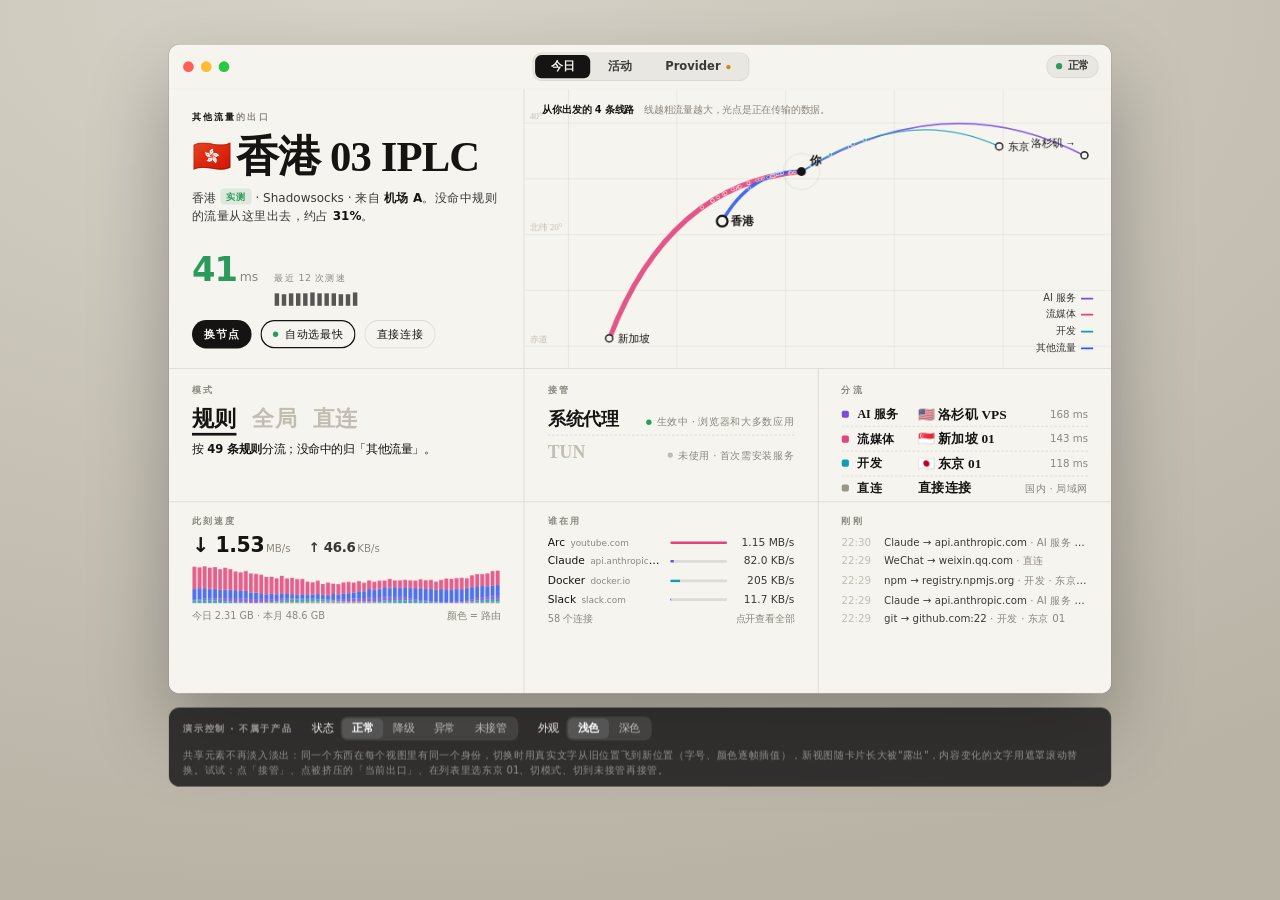
<file: prototype/index.html>
<!doctype html>
<html lang="zh-CN">
<head>
<meta charset="UTF-8" />
<title>Moho · 原型 v8</title>
<style>
:root {
  color-scheme: light;
  --paper: #f6f4ef; --paper-2: #efece5; --card: #fbfaf7; --sheet: #fdfcf9;
  --ink: #151413; --ink-2: #3b3936; --mute: #8b877e; --faint: #c2bdb2;
  --hair: rgba(21,20,19,.11); --hair-2: rgba(21,20,19,.06); --hover: rgba(21,20,19,.035);
  --signal: #e2462b; --good: #2c9a5a; --warn: #cf8a12;
  --r-default: #2f5bea; --r-ai: #7a4de0; --r-media: #e0457b; --r-dev: #0e9db1; --r-direct: #9a968c;
  --serif: "Songti SC", "STSongti-SC-Regular", "New York", ui-serif, Georgia, serif;
  --sans: -apple-system, BlinkMacSystemFont, "SF Pro Text", "PingFang SC", system-ui, sans-serif;
  --mono: ui-monospace, "SF Mono", Menlo, monospace;
  --desk: radial-gradient(120% 100% at 30% 0%, #d8d3c8 0%, #b9b3a6 100%);
  font: 13px/1.45 var(--sans);
  -webkit-font-smoothing: antialiased;
}
:root.dark {
  color-scheme: dark;
  --paper: #141413; --paper-2: #1b1a19; --card: #1d1c1a; --sheet: #1f1e1c;
  --ink: #f1eee7; --ink-2: #cfcbc2; --mute: #8e8a81; --faint: #4f4c46;
  --hair: rgba(241,238,231,.11); --hair-2: rgba(241,238,231,.06); --hover: rgba(241,238,231,.04);
  --signal: #ff5a3c; --good: #3fc07a; --warn: #f0a630;
  --r-default: #5b80ff; --r-ai: #9a74ff; --r-media: #ff5f93; --r-dev: #22c3d6; --r-direct: #77736b;
  --desk: radial-gradient(120% 100% at 30% 0%, #34312c 0%, #191816 100%);
}
* { box-sizing: border-box; }
html, body { margin: 0; height: 100%; }
body { background: var(--desk); color: var(--ink); overflow: hidden; }
button { font: inherit; color: inherit; border: 0; background: none; padding: 0; cursor: pointer; text-align: inherit; }
input, select { font: inherit; color: inherit; }
.num { font-variant-numeric: tabular-nums; }
.stage { position: absolute; inset: 0; width: 1440px; height: 900px; transform-origin: 0 0; }
.kicker { font-size: 10.5px; font-weight: 600; letter-spacing: .14em; color: var(--mute); }
.kicker b { color: var(--ink); font-weight: 700; }
.muted { color: var(--mute); }

/* ---------- shimmer: anything that is being applied ---------- */
@keyframes shim { to { background-position: -200% 0; } }
.shimmer { background: linear-gradient(90deg, var(--faint) 0%, var(--ink) 40%, var(--faint) 80%) 0 0 / 200% 100%; -webkit-background-clip: text; background-clip: text; color: transparent !important; animation: shim 1.1s linear infinite; }
.skel { background: linear-gradient(90deg, var(--hair-2) 0%, var(--hair) 40%, var(--hair-2) 80%) 0 0 / 200% 100%; animation: shim 1.1s linear infinite; border-radius: 4px; color: transparent !important; }

/* ---------- window ---------- */
.window { position: absolute; left: 190px; top: 50px; width: 1060px; height: 730px; background: var(--paper); border-radius: 12px; overflow: hidden; box-shadow: 0 40px 90px rgba(0,0,0,.28), 0 0 0 .5px rgba(0,0,0,.2); display: flex; flex-direction: column; }
.titlebar { height: 50px; flex: none; display: grid; grid-template-columns: 1fr auto 1fr; align-items: center; padding: 0 14px 0 16px; }
.lights { display: flex; gap: 8px; }
.lights i { width: 12px; height: 12px; border-radius: 50%; }
/* one solid control: the active tab is an ink pill, no underline */
.tabs { display: inline-flex; gap: 2px; padding: 3px; border-radius: 10px; background: var(--hair-2); box-shadow: inset 0 0 0 1px var(--hair-2); font-size: 13px; }
.tab { color: var(--ink-2); padding: 4px 18px; border-radius: 7px; position: relative; display: inline-flex; gap: 6px; align-items: center; font-weight: 600; transition: background .2s, color .2s; }
.tab:hover { color: var(--ink); }
.tab.on { background: var(--ink); color: var(--paper); }
.tab .dot { width: 5px; height: 5px; border-radius: 50%; background: var(--warn); }
.tb-r { display: flex; justify-content: flex-end; gap: 14px; align-items: center; font-size: 11.5px; color: var(--mute); }
.state-mini { display: inline-flex; align-items: center; gap: 6px; padding: 4px 11px; border-radius: 999px; background: var(--hair-2); box-shadow: inset 0 0 0 1px var(--hair-2); color: var(--ink-2); font-weight: 600; font-size: 12px; }
.state-mini i { width: 7px; height: 7px; border-radius: 50%; background: var(--good); }
.state-mini.degraded i { background: var(--warn); } .state-mini.error i { background: var(--signal); } .state-mini.off i { background: var(--faint); }

.breaking { display: flex; align-items: center; gap: 14px; padding: 8px 26px; border-bottom: 1px solid var(--hair); font-size: 12.5px; flex: none; }
.breaking .label { font-size: 10px; font-weight: 800; letter-spacing: .14em; color: #fff; background: var(--signal); padding: 2px 7px; }
.breaking.warn .label { background: var(--warn); }
.breaking .act { margin-left: auto; font-weight: 600; border-bottom: 1.5px solid currentColor; }
.main { flex: 1; min-height: 0; position: relative; display: flex; flex-direction: column; }
.page { flex: 1; min-height: 0; display: flex; flex-direction: column; }

/* ---------- cards (sections that expand into a drawer) ---------- */
.card { position: relative; cursor: pointer; transition: background .15s; }
.card:hover { background: var(--hover); }
.card.active { background: var(--paper-2); }
.expand { position: absolute; top: 14px; right: 18px; font-size: 11px; color: var(--mute); opacity: 0; transition: opacity .15s; display: inline-flex; gap: 4px; align-items: center; }
.card:hover .expand, .card.active .expand { opacity: 1; }

/* ---------- hero ---------- */
.hero { display: grid; grid-template-columns: 430px 1fr; flex: none; height: 318px; border-bottom: 1px solid var(--hair); }
.hero-text { padding: 24px 26px 22px; display: flex; flex-direction: column; border-right: 1px solid var(--hair); }
.headline { margin: 12px 0 0; font: 700 48px/1.05 var(--serif); letter-spacing: -.02em; }
.headline .flag { font-size: 36px; vertical-align: 4px; margin-right: 6px; }
.deck { margin-top: 10px; font-size: 13.5px; color: var(--ink-2); line-height: 1.6; min-height: 44px; }
.deck b { color: var(--ink); font-weight: 600; }
.loc { display: inline-flex; gap: 4px; align-items: center; font-size: 10.5px; font-weight: 600; letter-spacing: .04em; padding: 1px 6px; border-radius: 4px; vertical-align: 2px; }
.loc.probe { color: var(--good); background: color-mix(in srgb, var(--good) 12%, transparent); }
.loc.name { color: var(--mute); background: var(--hair-2); }
.loc.unknown { color: var(--warn); background: color-mix(in srgb, var(--warn) 12%, transparent); }
.lat-big { display: flex; align-items: baseline; gap: 18px; margin-top: auto; }
.lat-big .v { font: 600 38px/1 var(--sans); letter-spacing: -.03em; }
.lat-big .v small { font-size: 14px; color: var(--mute); font-weight: 500; letter-spacing: 0; margin-left: 3px; }
.lat-big .stab { display: grid; gap: 4px; }
.lat-big .stab span { font-size: 10.5px; color: var(--mute); letter-spacing: .06em; }
.bars { display: flex; gap: 3px; align-items: flex-end; height: 20px; }
.bars i { width: 5px; background: var(--ink); opacity: .7; }
.hero-actions { display: flex; gap: 10px; margin-top: 16px; }
.pill { display: inline-flex; align-items: center; gap: 8px; padding: 7px 14px; border-radius: 999px; background: var(--ink); color: var(--paper); font-weight: 600; font-size: 12.5px; }
.pill.ghost { background: none; color: var(--ink); box-shadow: inset 0 0 0 1px var(--hair); font-weight: 500; }
.pill.ghost.on { box-shadow: inset 0 0 0 1.5px var(--ink); }
.pill.sm { padding: 4px 11px; font-size: 12px; }
.gdot { width: 6px; height: 6px; border-radius: 50%; background: var(--good); }
.mapwrap { position: relative; }
.mapwrap canvas { width: 100%; height: 100%; display: block; }
.map-cap { position: absolute; left: 20px; top: 16px; font-size: 11px; color: var(--mute); line-height: 1.5; max-width: 420px; }
.map-cap b { color: var(--ink); }
.map-legend { position: absolute; right: 20px; bottom: 14px; display: grid; gap: 3px; font-size: 11px; color: var(--ink-2); text-align: right; }
.map-legend span { display: inline-flex; gap: 6px; align-items: center; justify-content: flex-end; }
.map-legend i { width: 14px; height: 2px; border-radius: 1px; }

/* ---------- control row ---------- */
.controls { display: grid; grid-template-columns: 1.1fr 1fr 1.3fr; flex: none; border-bottom: 1px solid var(--hair); }
.controls .card { padding: 16px 26px 18px; }
.controls .card + .card, .now .card + .card { border-left: 1px solid var(--hair); }
.words { display: flex; gap: 18px; align-items: baseline; margin-top: 10px; }
.word { font: 600 25px/1.1 var(--serif); color: var(--faint); position: relative; }
.word:hover { color: var(--ink-2); }
.word.on { color: var(--ink); }
.word.on::after { content: ""; position: absolute; left: 0; right: 0; bottom: -6px; height: 3px; background: var(--ink); }
.card p { margin: 14px 0 0; font-size: 12px; color: var(--mute); line-height: 1.55; }
.card p b { color: var(--ink-2); font-weight: 600; }
.entry { display: grid; grid-template-columns: 1fr auto; align-items: baseline; padding: 6px 0; width: 100%; }
.entry + .entry { border-top: 1px dashed var(--hair); }
.entry .w { font: 600 20px/1.2 var(--serif); color: var(--faint); }
.entry.on .w, .entry.bad .w { color: var(--ink); }
.entry .s { font-size: 11.5px; color: var(--mute); display: inline-flex; gap: 6px; align-items: center; }
.entry .s i { width: 6px; height: 6px; border-radius: 50%; background: var(--faint); }
.entry.on .s i { background: var(--good); }
.entry.bad .s { color: var(--signal); } .entry.bad .s i { background: var(--signal); }
.route { display: grid; grid-template-columns: 8px 58px 1fr auto; gap: 10px; align-items: center; padding: 4px 0; width: 100%; }
.route + .route { border-top: 1px dashed var(--hair); }
.sw { width: 8px; height: 8px; border-radius: 2px; flex: none; display: inline-block; }
.route .rn { font-weight: 600; font-size: 12.5px; }
.route .ex { font: 600 15px/1.25 var(--serif); white-space: nowrap; overflow: hidden; text-overflow: ellipsis; }
.route .ms { font-size: 11.5px; color: var(--mute); }
.route:hover .ex { text-decoration: underline; text-underline-offset: 3px; }
.route.dim { opacity: .35; }

/* ---------- now row ---------- */
.now { flex: 1; min-height: 0; display: grid; grid-template-columns: 1.1fr 1fr 1.3fr; }
.now .card { padding: 14px 26px 0; min-width: 0; overflow: hidden; }
.speed { display: flex; gap: 20px; align-items: baseline; margin-top: 8px; }
.speed .v { font: 600 23px/1 var(--sans); letter-spacing: -.02em; }
.speed .v small { font-size: 11.5px; color: var(--mute); font-weight: 500; margin-left: 2px; letter-spacing: 0; }
.speed .v.u { font-size: 15px; color: var(--ink-2); }
canvas.spark { width: 100%; height: 44px; display: block; margin-top: 10px; }
.foot { font-size: 11px; color: var(--mute); margin-top: 6px; display: flex; justify-content: space-between; }
.apps { margin-top: 8px; display: grid; gap: 4px; }
.app { display: grid; grid-template-columns: 1fr 64px 66px; gap: 10px; align-items: center; font-size: 12px; }
.app .an { white-space: nowrap; overflow: hidden; text-overflow: ellipsis; }
.app .an small { color: var(--mute); margin-left: 6px; }
.bar { height: 3px; background: var(--hair); border-radius: 2px; overflow: hidden; }
.bar i { display: block; height: 100%; }
.app .av { text-align: right; color: var(--ink-2); }
.ticker { margin-top: 8px; display: grid; gap: 5px; font-size: 11.5px; }
.tk { display: grid; grid-template-columns: 40px 1fr; gap: 8px; color: var(--ink-2); white-space: nowrap; overflow: hidden; }
.tk span:last-child { overflow: hidden; text-overflow: ellipsis; }
.tk.new { animation: tkin .4s ease; }
.tk span:first-child { color: var(--faint); }
.tk.bad { color: var(--signal); }
@keyframes tkin { from { opacity: 0; transform: translateY(-4px); } }

/* ---------- drawer ---------- */
.drawer { position: absolute; left: 0; right: 0; bottom: 0; top: 296px; background: var(--sheet); border-radius: 16px 16px 0 0; box-shadow: 0 -18px 50px rgba(0,0,0,.16), 0 -.5px 0 var(--hair); transform: translateY(105%); transition: transform .32s cubic-bezier(.2,.8,.2,1); display: flex; flex-direction: column; z-index: 4; }
.drawer.open { transform: none; }
.drawer .handle { width: 36px; height: 4px; border-radius: 2px; background: var(--hair); margin: 8px auto 0; flex: none; }
.dr-h { display: flex; align-items: center; gap: 14px; padding: 8px 26px 12px; border-bottom: 1px solid var(--hair); flex: none; }
.dr-h h3 { margin: 0; font: 700 22px/1.2 var(--serif); display: inline-flex; gap: 10px; align-items: center; }
.dr-h .right { margin-left: auto; display: flex; gap: 10px; align-items: center; }
.dr-h .x { font-size: 18px; color: var(--mute); width: 26px; text-align: center; }
.dr-body { flex: 1; min-height: 0; overflow: auto; padding: 6px 26px 18px; }
.seg { display: inline-flex; background: var(--hair-2); border-radius: 8px; padding: 2px; }
.seg button { padding: 3px 11px; border-radius: 6px; font-size: 12px; color: var(--ink-2); }
.seg button.on { background: var(--card); color: var(--ink); box-shadow: 0 1px 2px rgba(0,0,0,.12); font-weight: 600; }
.chips { display: flex; gap: 14px; align-items: center; font-size: 12px; flex-wrap: wrap; }
.chips button { color: var(--mute); display: inline-flex; gap: 5px; align-items: center; }
.chips button.on { color: var(--ink); font-weight: 600; }
.search { border: 0; border-bottom: 1px solid var(--hair); background: none; padding: 4px 2px; outline: none; width: 220px; }
.search:focus { border-color: var(--ink); }
.toolrow { display: flex; gap: 18px; align-items: center; padding: 10px 0; border-bottom: 1px solid var(--hair-2); }
.toolrow .right { margin-left: auto; display: flex; gap: 12px; align-items: center; }
.nodes { display: grid; grid-template-columns: 1fr 1fr; gap: 0 28px; }
.nrow { display: grid; grid-template-columns: 22px 1fr 70px 52px 16px; gap: 10px; align-items: center; padding: 8px 6px; border-bottom: 1px solid var(--hair-2); border-radius: 6px; }
.nrow:hover { background: var(--hover); }
.nrow.on { background: var(--ink); color: var(--paper); }
.nrow.on .meta, .nrow.on .ms { color: color-mix(in srgb, var(--paper) 70%, transparent) !important; }
.nrow.on .bars i { background: var(--paper); }
.nrow .nm { font-weight: 600; white-space: nowrap; overflow: hidden; text-overflow: ellipsis; }
.nrow .meta { display: block; font-size: 11px; color: var(--mute); font-weight: 400; margin-top: 1px; }
.nrow .bars { height: 14px; gap: 2px; }
.nrow .bars i { width: 3px; }
.nrow .ms { text-align: right; font-size: 12px; }
.nrow .ck { font-size: 12px; }
.dsec { padding: 14px 0; border-bottom: 1px solid var(--hair-2); display: grid; grid-template-columns: 180px 1fr auto; gap: 18px; align-items: start; }
.dsec h4 { margin: 0; font: 700 18px/1.3 var(--serif); }
.dsec h4 small { display: block; font: 500 11.5px var(--sans); color: var(--mute); margin-top: 3px; }
.dsec .kv { display: grid; grid-template-columns: 110px 1fr; gap: 5px 12px; font-size: 12px; }
.dsec .kv span:nth-child(odd) { color: var(--mute); }
.toggle { width: 34px; height: 20px; border-radius: 10px; background: var(--hair); position: relative; flex: none; }
.toggle::after { content: ""; position: absolute; top: 2px; left: 2px; width: 16px; height: 16px; border-radius: 50%; background: #fff; box-shadow: 0 1px 2px rgba(0,0,0,.3); transition: left .15s; }
.toggle.on { background: var(--good); } .toggle.on::after { left: 16px; }
.toggle.busy { opacity: .6; }
.rlist .rr { display: grid; grid-template-columns: 10px 90px 1fr 190px 70px 60px 14px; gap: 14px; align-items: center; padding: 11px 6px; border-bottom: 1px solid var(--hair-2); border-radius: 6px; }
.rlist .rr:hover { background: var(--hover); }
.rr .rn { font: 700 16px var(--serif); }
/* Matching is in series: one line down through the groups' swatches, thinner as each takes its share, ending in the last row. Rows have a fixed height so the line needs no measuring. */
.rmatch { position: relative; }
.rmatch-line { position: absolute; left: 0; top: 0; width: 1px; height: 1px; overflow: visible; pointer-events: none; z-index: 1; }
.rblock .rr, .rlist .rr.rr-other { height: 54px; padding-top: 0; padding-bottom: 0; }
.rmatch .rr > .sw { position: relative; z-index: 2; box-shadow: 0 0 0 3px var(--sheet); }
.rmatch .rr-other > .sw { box-shadow: 0 0 0 3px var(--card); }
.rdrop { display: flex; align-items: center; height: 33px; padding-left: 30px; font-size: 11px; font-weight: 600; color: var(--mute); }
.rlist .rr.rr-other { background: var(--card); box-shadow: inset 0 0 0 1px var(--hair); border-bottom: 0; }
.ox { display: grid; gap: 10px; margin-bottom: 14px; }
.ox-flow { display: grid; grid-template-columns: auto minmax(0, 1fr); gap: 5px 14px; padding: 10px 13px; border-radius: 8px; background: var(--hair-2); font-size: 12px; color: var(--mute); }
.ox-flow span:nth-child(even) { color: var(--ink-2); }
.ox-flow b { color: var(--ink); font-weight: 600; }
.ox-opts { display: grid; grid-template-columns: 1fr 1fr; gap: 8px; }
.ox-opt { display: grid; gap: 1px; padding: 9px 12px; border-radius: 8px; box-shadow: inset 0 0 0 1px var(--hair); }
.ox-opt:hover { background: var(--hover); }
.ox-opt.on { box-shadow: inset 0 0 0 1.5px var(--ink); }
.ox-opt b { font-size: 13.5px; }
.ox-opt span { font-size: 11.5px; color: var(--mute); }
.ox-note { padding: 9px 12px; border-radius: 8px; font-size: 12px; color: var(--ink-2); background: color-mix(in srgb, var(--warn) 13%, transparent); }
.rr .rules { font-size: 12px; color: var(--mute); white-space: nowrap; overflow: hidden; text-overflow: ellipsis; }
.rr .ex { font-weight: 600; }
.big-chart { width: 100%; height: 170px; display: block; margin-top: 12px; }

/* ---------- activity page ---------- */
.p-head { padding: 18px 26px 12px; display: flex; align-items: flex-end; gap: 18px; flex: none; }
.p-head h2 { margin: 4px 0 0; font: 700 34px/1 var(--serif); letter-spacing: -.02em; }
.p-head h2 small { font: 500 13px var(--sans); color: var(--mute); margin-left: 12px; letter-spacing: 0; }
.p-head .right { margin-left: auto; display: flex; gap: 10px; align-items: center; }
.subtabs { display: flex; gap: 18px; font-size: 13px; }
.subtabs button { color: var(--mute); padding-bottom: 3px; border-bottom: 1.5px solid transparent; }
.subtabs button.on { color: var(--ink); font-weight: 600; border-color: var(--ink); }
.qbar { padding: 0 26px; flex: none; border-bottom: 1px solid var(--hair); }
.qbar .q1 { display: flex; gap: 14px; align-items: center; padding: 8px 0; }
.qbar .q2 { display: flex; gap: 16px; align-items: center; padding: 6px 0 10px; }
.qinput { flex: 1; display: flex; align-items: center; gap: 8px; border: 1px solid var(--hair); border-radius: 9px; padding: 6px 10px; background: var(--card); }
.qinput input { flex: 1; border: 0; background: none; outline: none; }
.qinput .hint { font: 11px var(--mono); color: var(--mute); }
select.sel { border: 1px solid var(--hair); background: var(--card); border-radius: 7px; padding: 3px 6px; font-size: 12px; }
.btn { padding: 5px 11px; border-radius: 7px; box-shadow: inset 0 0 0 1px var(--hair); font-size: 12px; font-weight: 500; white-space: nowrap; }
.btn:hover { box-shadow: inset 0 0 0 1px var(--ink); }
.btn.danger { color: var(--signal); }
.btn.danger.armed { background: var(--signal); color: #fff; box-shadow: none; }
.tbl { flex: 1; min-height: 0; overflow: auto; padding: 0 26px 16px; }
.tr { display: grid; grid-template-columns: 12px 64px minmax(170px, 1.6fr) 38px minmax(120px, 1.1fr) minmax(130px, 1.2fr) 70px 64px 64px 52px 22px; gap: 10px; align-items: center; padding: 8px 4px; border-bottom: 1px solid var(--hair-2); font-size: 12px; cursor: pointer; }
.tr:hover { background: var(--hover); }
.tr.h { position: sticky; top: 0; background: var(--paper); z-index: 1; font-size: 10.5px; letter-spacing: .08em; color: var(--mute); font-weight: 600; cursor: default; }
.tr.h button { color: inherit; font-weight: inherit; }
.tr.h button.sorted { color: var(--ink); }
.tr .st { width: 7px; height: 7px; border-radius: 50%; background: var(--good); }
.tr .st.closed { background: var(--faint); } .tr .st.failed { background: var(--signal); }
.tr .host { font-weight: 600; white-space: nowrap; overflow: hidden; text-overflow: ellipsis; }
.tr .host small { color: var(--mute); font-weight: 400; }
.tr .clip { white-space: nowrap; overflow: hidden; text-overflow: ellipsis; color: var(--ink-2); }
.tr .rule { color: var(--mute); font-size: 11.5px; }
.tr .via { display: flex; gap: 6px; align-items: center; white-space: nowrap; overflow: hidden; }
.tr.closed { color: var(--mute); } .tr.closed .host { color: var(--ink-2); }
.tr.failed .via span, .tr.failed .t { color: var(--signal); }
.tr .x { color: var(--mute); font-size: 15px; text-align: center; }
.tr .x:hover { color: var(--signal); }
.tr.open { background: var(--paper-2); }
.detail { background: var(--paper-2); padding: 12px 18px 16px 30px; border-bottom: 1px solid var(--hair); display: grid; grid-template-columns: 1fr 1fr auto; gap: 18px; font-size: 12px; }
.detail .kv { display: grid; grid-template-columns: 76px 1fr; gap: 4px 12px; align-content: start; }
.detail .kv > span:nth-child(odd) { color: var(--mute); }
.detail .kv > span:nth-child(even) { font-family: var(--mono); font-size: 11.5px; word-break: break-all; }
.chain { display: flex; gap: 6px; align-items: center; flex-wrap: wrap; font-weight: 600; font-family: var(--sans) !important; }
.chain .arr { color: var(--faint); }
.detail .acts { display: grid; gap: 6px; align-content: start; }
.logl { display: grid; grid-template-columns: 64px 44px 1fr; gap: 12px; padding: 5px 4px; border-bottom: 1px solid var(--hair-2); font: 11.5px/1.5 var(--mono); }
.logl .lv { font-weight: 700; } .lv.w { color: var(--warn); } .lv.e { color: var(--signal); } .lv.i { color: var(--mute); } .lv.d { color: var(--faint); }
.live { display: inline-flex; gap: 6px; align-items: center; font-size: 12px; }
.live i { width: 7px; height: 7px; border-radius: 50%; background: var(--good); animation: pulse 1.6s infinite; }
.live.paused i { background: var(--faint); animation: none; }
@keyframes pulse { 50% { opacity: .3; } }

/* ---------- provider page ---------- */
.addbar { margin: 0 26px; padding: 12px 0 14px; border-bottom: 1px solid var(--hair); flex: none; display: grid; gap: 8px; }
.addbar .row { display: flex; gap: 10px; }
.addbar input { flex: 1; border: 1px solid var(--hair); background: var(--card); border-radius: 10px; padding: 10px 12px; outline: none; }
.addbar input:focus { border-color: var(--ink); }
.detect { font-size: 12px; color: var(--mute); }
.detect b { color: var(--ink); }
.plist { flex: 1; overflow: auto; padding: 0 26px 16px; }
.prow { display: grid; grid-template-columns: 1fr 150px 120px 120px 150px; gap: 18px; align-items: center; padding: 14px 4px; border-bottom: 1px solid var(--hair-2); cursor: pointer; }
.prow:hover { background: var(--hover); }
.prow.open { background: var(--paper-2); border-bottom-color: transparent; }
.prow .pn b { font: 700 18px/1.2 var(--serif); display: block; }
.prow .pn small { font-size: 11.5px; color: var(--mute); }
.prow .q { display: grid; gap: 4px; font-size: 11px; color: var(--mute); }
.prow .q b { color: var(--ink); }
.prow .q.warn, .prow .q.warn b { color: var(--warn); }
.prow .q.warn .bar i { background: var(--warn) !important; }
.prow .hl { display: flex; gap: 1.5px; align-items: flex-end; height: 20px; }
.prow .hl i { flex: 1; }
.prow .ops { display: flex; gap: 8px; justify-content: flex-end; align-items: center; }
.prow.off { opacity: .45; }
.pnodes { background: var(--paper-2); padding: 0 18px 12px 18px; border-bottom: 1px solid var(--hair); }
.pn-row { display: grid; grid-template-columns: 22px 1.4fr 1.2fr 110px 1fr 60px; gap: 12px; align-items: center; padding: 7px 0; border-bottom: 1px solid var(--hair-2); font-size: 12px; }
.pn-row.h { font-size: 10.5px; color: var(--mute); letter-spacing: .08em; font-weight: 600; }

/* ---------- demo (not product) ---------- */
.demo { position: absolute; left: 190px; top: 796px; width: 1060px; display: flex; flex-wrap: wrap; gap: 8px 22px; align-items: center; padding: 10px 16px; border-radius: 12px; background: rgba(20,20,20,.82); color: #eee; font-size: 12px; backdrop-filter: blur(20px); }
.demo h4 { margin: 0; font-size: 10.5px; letter-spacing: .1em; color: #999; }
.demo .g { display: flex; gap: 8px; align-items: center; }
.demo .seg { background: rgba(255,255,255,.1); }
.demo .seg button { color: #bbb; }
.demo .seg button.on { background: #555; color: #fff; box-shadow: none; }
.demo p { flex-basis: 100%; margin: 0; color: #8f8f8f; font-size: 11.5px; }

/* ==================================================================
   Board: the whole home page is one grid. Expanding a cell animates the
   grid's tracks, so the cell grows in place and every other cell is
   squeezed — narrower if it shares the row, shorter if it shares the
   column, both otherwise. Each cell has three views that cross-fade:
   normal (fixed size, never reflows), compact (when squeezed), detail.
================================================================== */
:root { --morph: .56s cubic-bezier(.32,.86,.22,1); }
.board { flex: 1; min-height: 0; display: grid; gap: 1px; background: var(--hair);
  grid-template-columns: minmax(0, 400fr) minmax(0, 330fr) minmax(0, 330fr);
  grid-template-rows: minmax(0, 318fr) minmax(0, 150fr) minmax(0, 218fr);
  transition: grid-template-columns var(--morph), grid-template-rows var(--morph); }
.cell { background: var(--paper); position: relative; overflow: hidden; min-width: 0; min-height: 0; cursor: pointer; transition: background .2s; }
.cell[data-v="normal"]:hover, .cell[data-v="compact"]:hover { background: color-mix(in srgb, var(--paper) 94%, var(--ink)); }
.cell[data-v="expanded"] { cursor: default; background: var(--sheet); }
.cell[data-cell="map"] { cursor: zoom-in; }
.vw { position: absolute; visibility: hidden; pointer-events: none; }
.v-normal { left: 0; top: 0; }
.v-compact, .v-detail { inset: 0; }
/* Views switch instantly: no cross-fade. The new view is revealed by the
   cell growing around it; shared pieces fly (see morph()). */
.cell[data-v="normal"] .v-normal, .cell[data-v="compact"] .v-compact, .cell[data-v="expanded"] .v-detail { visibility: visible; pointer-events: auto; }

/* a quiet hint on hover */
.hint { position: absolute; top: 12px; right: 16px; font-size: 11px; color: var(--mute); opacity: 0; transition: opacity .15s; z-index: 1; }
.cell[data-v="normal"]:hover .hint { opacity: 1; }

/* normal views keep the padding the previous layout had */
.pad { padding: 16px 26px 18px; height: 100%; display: flex; flex-direction: column; }
.pad.hero-pad { padding: 24px 26px 22px; }
.pad.now-pad { padding: 14px 26px 0; }

/* compact: what a squeezed cell can show in full */
.cmp { height: 100%; padding: 13px 18px; display: flex; flex-direction: column; gap: 5px; }
.cmp .k { font-size: 10px; font-weight: 600; letter-spacing: .12em; color: var(--mute); white-space: nowrap; }
.cmp .vl { font: 600 17px/1.3 var(--serif); }
.cmp .vl.bad { color: var(--signal); }
.cmp .sb { font: 400 11.5px/1.45 var(--sans); color: var(--mute); }
.cmp.mini .vl, .cmp.strip .vl { white-space: nowrap; }
.cmp.strip { display: grid; grid-template-columns: auto 1fr; grid-template-rows: auto auto; column-gap: 12px; align-content: center; }
.cmp.strip .k { grid-column: 1 / -1; }
.cmp.strip .vl { grid-column: 1; }
.cmp.strip .sb { grid-column: 2; align-self: baseline; white-space: nowrap; }
.cmp.wide .vl { font-size: 24px; }
.cmp .li { display: grid; gap: 8px; margin-top: 10px; font-size: 12px; line-height: 1.4; color: var(--ink-2); }
.cmp .li b { font: 600 14px var(--serif); color: var(--ink); }
.cmp .cnt { font: 500 12px var(--sans); color: var(--mute); margin-left: 6px; }
.rlist-inline { font: 500 12.5px var(--sans) !important; color: var(--ink-2); }

/* detail: header + scrolling body */
.det { height: 100%; display: flex; flex-direction: column; }
.det-h { display: flex; align-items: center; gap: 14px; padding: 16px 26px 12px; border-bottom: 1px solid var(--hair); flex: none; }
.det-h .k { font-size: 10.5px; font-weight: 600; letter-spacing: .14em; color: var(--mute); }
.det-h h3 { margin: 0; font: 700 22px/1.2 var(--serif); display: inline-flex; gap: 10px; align-items: center; white-space: nowrap; }
.det-h .right { margin-left: auto; display: flex; gap: 10px; align-items: center; }
.det-h .x { font-size: 18px; color: var(--mute); width: 26px; text-align: center; }
.det-h .back { color: var(--mute); font-size: 13px; }
.det-b { flex: 1; min-height: 0; overflow: auto; padding: 4px 26px 18px; }

/* map cell overlays */
.map-cv { position: absolute; inset: 0; width: 100%; height: 100%; display: block; }
.cell[data-cell="map"] .vw { pointer-events: none !important; }
.map-side { position: absolute; right: 18px; top: 50px; width: 270px; display: grid; gap: 8px; pointer-events: auto !important; }
.ms-row { display: grid; grid-template-columns: 8px 1fr auto; gap: 10px; align-items: center; padding: 8px 10px; background: color-mix(in srgb, var(--sheet) 88%, transparent); backdrop-filter: blur(8px); border-radius: 8px; box-shadow: 0 0 0 1px var(--hair); font-size: 12px; }
.ms-row b { font: 600 14px var(--serif); display: block; }

/* the picker inside a cell: one column, one line of metadata */
.v-detail .nodes { grid-template-columns: 1fr; }
.v-detail .nrow { grid-template-columns: 22px 1fr 110px 60px 16px; }
.v-detail .nrow .meta { white-space: nowrap; overflow: hidden; text-overflow: ellipsis; }
.cmp { padding: 10px 16px; }

/* mode underline: a real element, so it can slide between words */
.word.on::after { display: none; }
.word .ul { position: absolute; left: 0; right: 0; bottom: -6px; height: 3px; background: var(--ink); }

/* off: the board is just the headline and the two ways in */
.off-hero { justify-content: center; padding: 0 56px !important; }
.off-hero .headline { font-size: 64px; margin-top: 14px; }
.off-hero .deck { font-size: 15px; margin-top: 12px; min-height: 0; }
.choose { display: grid; gap: 10px; margin-top: 34px; max-width: 360px; }
.choice { display: grid; gap: 3px; padding: 14px 18px; border-radius: 12px; box-shadow: inset 0 0 0 1px var(--hair); text-align: left; transition: box-shadow .15s, background .15s; }
.choice:hover { box-shadow: inset 0 0 0 1.5px var(--ink); background: var(--card); }
.choice b { font: 700 22px/1.2 var(--serif); }
.choice span { font-size: 12px; color: var(--mute); }
.choice.busy { box-shadow: inset 0 0 0 1.5px var(--ink); }
.board.off .cell[data-cell="map"] { cursor: default; }

/* Views open and close like drawers, in place and at their final size:
   pieces are revealed top-down, staggered; a leaving view folds up. */
@keyframes drawerIn { from { clip-path: inset(0 0 100% 0); transform: translateY(-6px); } to { clip-path: inset(0 0 0 0); transform: none; } }
@keyframes drawerOut { from { clip-path: inset(0 0 0 0); } to { clip-path: inset(0 0 100% 0); transform: translateY(-6px); } }
.vw.entering :is(.nrow, .dsec, .rr, .tk, .ms-row, .toolrow, .deck, .lat-big, .hero-actions, .choose, .note, .apps, .foot, .spark, .route, .entry, .words, .speed, .det-h h3, .det-h .right, .cmp > *, .li > *, .big-chart, .ticker, .kicker, .headline):not([data-m]) {
  animation: drawerIn .44s cubic-bezier(.2,.8,.2,1) both; animation-delay: calc(.1s + var(--i, 0) * 28ms); }
.vw.entering .cmp > :nth-child(2), .vw.entering .dsec:nth-child(2), .vw.entering .rr:nth-child(2), .vw.entering .ms-row:nth-child(2), .vw.entering .route:nth-child(2), .vw.entering .entry:nth-child(2), .vw.entering .li > :nth-child(2) { --i: 2; }
.vw.entering .cmp > :nth-child(3), .vw.entering .dsec:nth-child(3), .vw.entering .rr:nth-child(3), .vw.entering .ms-row:nth-child(3), .vw.entering .route:nth-child(3), .vw.entering .li > :nth-child(3) { --i: 4; }
.vw.entering .cmp > :nth-child(4), .vw.entering .dsec:nth-child(4), .vw.entering .rr:nth-child(4), .vw.entering .ms-row:nth-child(4), .vw.entering .route:nth-child(4), .vw.entering .li > :nth-child(4) { --i: 6; }
.vw.entering .rr:nth-child(n+5) { --i: 8; }
.vw.leaving { visibility: visible !important; z-index: 1; animation: drawerOut .2s cubic-bezier(.4,0,1,1) both; pointer-events: none !important; }

/* paired text uses the same face in every view, so it only changes size */
.route .rn { font: 700 13.5px var(--serif); }
.rr .ex { font: 600 15px/1.25 var(--serif); }
#fx { position: absolute; inset: 0; pointer-events: none; z-index: 50; }

/* shared-element transitions */
::view-transition-group(*) { animation-duration: .5s; animation-timing-function: cubic-bezier(.32,.86,.22,1); }
::view-transition-old(root), ::view-transition-new(root) { animation-duration: .26s; }
::view-transition-old(hero-title), ::view-transition-new(hero-title),
::view-transition-old(exit-default), ::view-transition-new(exit-default) { height: 100%; object-fit: none; object-position: left center; }

</style>
</head>
<body>
<div class="stage" id="stage">
  <div class="window">
    <header class="titlebar">
      <div class="lights"><i style="background:#ff5f57"></i><i style="background:#febc2e"></i><i style="background:#28c840"></i></div>
      <nav class="tabs" id="tabs"></nav>
      <div class="tb-r" id="tbr"></div>
    </header>
    <div id="breaking"></div>
    <div class="main">
      <div class="page" id="page"></div>
    </div>
  </div>
  <div id="fx"></div>
  <div class="demo">
    <h4>演示控制 · 不属于产品</h4>
    <div class="g">状态<div class="seg" id="d-state"></div></div>
    <div class="g">外观<div class="seg" id="d-theme"></div></div>
    <p>共享元素不再淡入淡出：同一个东西在每个视图里有同一个身份，切换时用真实文字从旧位置飞到新位置（字号、颜色逐帧插值），新视图随卡片长大被"露出"，内容变化的文字用遮罩滚动替换。试试：点「接管」、点被挤压的「当前出口」、在列表里选东京 01、切模式、切到未接管再接管。</p>
  </div>
</div>

<script>
// ==================================================================
// Data (fake)
// ==================================================================
const PLACES = {
  you: { name: "你", lon: 121.5, lat: 31.2 },
  HK: { name: "香港", lon: 114.2, lat: 22.3, flag: "🇭🇰" },
  JP: { name: "东京", lon: 139.7, lat: 35.7, flag: "🇯🇵" },
  OS: { name: "大阪", lon: 135.5, lat: 34.7, flag: "🇯🇵" },
  SG: { name: "新加坡", lon: 103.8, lat: 1.3, flag: "🇸🇬" },
  US: { name: "洛杉矶", lon: -118.2, lat: 34.1, flag: "🇺🇸" },
  DE: { name: "法兰克福", lon: 8.7, lat: 50.1, flag: "🇩🇪" },
};
// src: probe = measured exit (a trace request through the node),
//      name  = guessed from the node's name, unknown = not known yet.
const NODES = [
  { id: "hk3", name: "香港 03 IPLC", place: "HK", src: "probe", ms: 41, proto: "Shadowsocks", prov: "a" },
  { id: "hk2", name: "香港 02", place: "HK", src: "probe", ms: 64, proto: "Trojan", prov: "a" },
  { id: "hk1", name: "香港 01", place: "HK", src: "name", ms: 72, proto: "Trojan", prov: "b" },
  { id: "jp1", name: "东京 01", place: "JP", src: "probe", ms: 118, proto: "VMess", prov: "a" },
  { id: "jp2", name: "东京 02", place: "JP", src: "name", ms: 0, proto: "VMess", prov: "a" },
  { id: "os1", name: "大阪 01", place: "OS", src: "name", ms: 131, proto: "Trojan", prov: "b" },
  { id: "sg1", name: "新加坡 01", place: "SG", src: "probe", ms: 143, proto: "Shadowsocks", prov: "a" },
  { id: "la", name: "洛杉矶 VPS", place: "US", src: "probe", ms: 168, proto: "Hysteria2", prov: "c" },
  { id: "r7", name: "Relay-7 专线", place: null, real: "DE", src: "unknown", ms: 212, proto: "VLESS", prov: "d" },
];
const PROVIDERS = [
  { id: "a", name: "机场 A", kind: "订阅", url: "https://sub.example-a.com/api/v1/client/…", used: 31, total: 100, expire: "1 月 1 日到期 · 剩 55 天", upd: "10 分钟前", auto: "每 12 小时", extra: 35 },
  { id: "b", name: "机场 B", kind: "订阅", url: "https://b.example.net/link/…", used: 188, total: 200, expire: "28 天后到期", upd: "3 天前", auto: "关闭", warn: true, extra: 15 },
  { id: "c", name: "自建 · 洛杉矶 VPS", kind: "节点链接 · hysteria2", url: "hysteria2://••••@la.my-vps.net:443" },
  { id: "d", name: "朋友分享的专线", kind: "节点链接 · vless", url: "vless://••••@relay7.example.org:443" },
  { id: "e", name: "公司内网.yaml", kind: "本地文件", url: "~/Documents/office.yaml", off: true, extra: 3 },
];
const ROUTES = [
  { id: "ai", name: "AI 服务", color: "--r-ai", node: "la", auto: false, share: .08, rules: "openai.com · anthropic.com · gemini.google.com 等", nrules: 12 },
  { id: "media", name: "流媒体", color: "--r-media", node: "sg1", auto: false, share: .52, rules: "YouTube · Netflix · Spotify · Disney+ 等", nrules: 24 },
  { id: "dev", name: "开发", color: "--r-dev", node: "jp1", auto: true, share: .04, rules: "github.com · npmjs.org · docker.io 等", nrules: 9 },
  { id: "direct", name: "直连", color: "--r-direct", direct: true, share: .05, rules: "国内网站 · 局域网 · Apple 服务", nrules: 3 },
  { id: "default", name: "其他流量", color: "--r-default", node: "hk3", auto: true, share: .31, rules: "没命中任何规则的流量", nrules: 1, get direct() { return S.otherDirect && S.mode !== "global"; } },
];
const APPS = [["Arc", "youtube.com", "media", 1.21e6, 18], ["Claude", "api.anthropic.com", "ai", 8.4e4, 4], ["Docker", "docker.io", "dev", 2.1e5, 6], ["Slack", "slack.com", "default", 1.2e4, 3], ["WeChat", "weixin.qq.com", "direct", 9e3, 11], ["git", "github.com", "dev", 4e3, 2], ["Spotify", "spotify.com", "media", 4.1e4, 2]];
const C = (id, app, host, ip, port, net, rule, payload, route, status, rate, dl, ul, dur, proc) => ({ id, app, host, ip, port, net, rule, payload, route, status, rate, dl, ul, dur, proc });
const CONNS = [
  C(1, "Arc", "rr3---sn-i3b7kn.googlevideo.com", "142.250.66.78", 443, "TCP", "GEOSITE", "youtube", "media", "active", 1.05e6, 1.17e8, 1.1e6, 61, "/Applications/Arc.app/Contents/MacOS/Arc"),
  C(2, "Arc", "www.youtube.com", "142.250.66.46", 443, "TCP", "GEOSITE", "youtube", "media", "active", 1.6e5, 5.06e7, 6.3e5, 180, "/Applications/Arc.app/Contents/MacOS/Arc"),
  C(3, "Docker", "registry-1.docker.io", "54.227.20.253", 443, "TCP", "DOMAIN-SUFFIX", "docker.io", "dev", "active", 2.1e5, 3.98e8, 1.2e6, 40, "/Applications/Docker.app/Contents/MacOS/com.docker.backend"),
  C(4, "Claude", "api.anthropic.com", "160.79.104.10", 443, "TCP", "DOMAIN-SUFFIX", "anthropic.com", "ai", "active", 8.4e4, 2.2e6, 8.6e5, 12, "/Applications/Claude.app/Contents/MacOS/Claude"),
  C(5, "Spotify", "audio-ak.spotifycdn.com", "23.45.12.9", 443, "TCP", "GEOSITE", "spotify", "media", "active", 4.1e4, 1.9e7, 1.2e5, 420, "/Applications/Spotify.app/Contents/MacOS/Spotify"),
  C(6, "Slack", "wss-primary.slack.com", "3.120.44.8", 443, "TCP", "MATCH", "", "default", "active", 1.2e4, 4.3e5, 5.9e4, 7200, "/Applications/Slack.app/Contents/MacOS/Slack"),
  C(7, "WeChat", "szshort.weixin.qq.com", "183.3.224.139", 443, "TCP", "GEOSITE", "cn", "direct", "active", 9e3, 3.7e4, 1.2e4, 480, "/Applications/WeChat.app/Contents/MacOS/WeChat"),
  C(8, "Arc", "x.com", "104.244.42.1", 443, "TCP", "MATCH", "", "default", "failed", 0, 0, 0, 0, "/Applications/Arc.app/Contents/MacOS/Arc"),
  C(9, "git", "github.com", "20.205.243.166", 22, "TCP", "DOMAIN-SUFFIX", "github.com", "dev", "closed", 0, 1.2e6, 9.6e4, 5, "/usr/bin/ssh"),
  C(10, "Arc", "fonts.gstatic.com", "142.250.66.67", 443, "UDP", "GEOSITE", "google", "default", "closed", 0, 3.1e5, 8e3, 2, "/Applications/Arc.app/Contents/MacOS/Arc"),
  C(11, "mDNSResponder", "dns.google", "8.8.8.8", 853, "TCP", "DOMAIN", "dns.google", "default", "active", 300, 2.4e4, 1.1e4, 900, "/usr/sbin/mDNSResponder"),
  C(12, "Docker", "production.cloudflare.docker.com", "104.16.98.215", 443, "TCP", "DOMAIN-SUFFIX", "docker.com", "dev", "active", 1.4e5, 2.2e8, 4.1e5, 38, "/Applications/Docker.app/Contents/MacOS/com.docker.backend"),
  C(13, "Arc", "chat.openai.com", "104.18.32.47", 443, "UDP", "DOMAIN-SUFFIX", "openai.com", "ai", "active", 2.2e3, 9.1e5, 2.4e5, 300, "/Applications/Arc.app/Contents/MacOS/Arc"),
];
const LOGS = [
  ["19:24:10", "i", "[TCP] Arc → rr3---sn-i3b7kn.googlevideo.com:443 命中 GEOSITE(youtube) → 流媒体[新加坡 01]"],
  ["19:24:11", "i", "[TCP] Claude → api.anthropic.com:443 命中 DOMAIN-SUFFIX(anthropic.com) → AI 服务[洛杉矶 VPS]"],
  ["19:24:12", "w", "东京 02 健康检查超时（连续第 3 次）"],
  ["19:24:12", "e", "[TCP] Arc → x.com:443 拨号失败：东京 02 i/o timeout"],
  ["19:24:13", "i", "其他流量 自动切换：东京 02 → 香港 03 IPLC（41 ms）"],
  ["19:24:14", "d", "[DNS] x.com → 104.244.42.1（fake-ip 198.18.0.42）"],
  ["19:24:15", "i", "[TCP] git → github.com:22 命中 DOMAIN-SUFFIX(github.com) → 开发[东京 01]"],
  ["19:24:20", "i", "Provider「机场 A」已更新：42 个节点（+2）"],
  ["19:24:22", "i", "实测出口：香港 03 IPLC → HK · 机房 HKG"],
];
const EVENTS = [["Arc → googlevideo.com", "流媒体 · 新加坡 01"], ["Claude → api.anthropic.com", "AI 服务 · 洛杉矶 VPS"], ["git → github.com:22", "开发 · 东京 01"], ["WeChat → weixin.qq.com", "直连"], ["Slack → wss.slack.com", "默认 · 香港 03 IPLC"], ["npm → registry.npmjs.org", "开发 · 东京 01"]];

const S = {
  page: "home", state: "ok", mode: "rule", entries: { sys: true, tun: false }, tunInstalled: false, lan: false, dark: false,
  pending: {}, x: null, sub: null, pendingNode: null, otherDirect: false,
  nd: { region: "all", q: "" },
  act: { tab: "conn", q: "", status: "active", route: "all", app: "all", net: "all", sort: ["rate", -1], paused: false, open: 8, armed: false, lv: "all" },
  prov: { open: "a" },
};
let hist = Array.from({ length: 80 }, (_, i) => sample(i)), tickN = 80;
function sample(i) {
  const w = (p, a) => Math.max(0.05, 1 + Math.sin(i / p) * a + (Math.random() - .5) * .2);
  return { default: 4e5 * w(9, .5), ai: 1e5 * w(4, .8), media: 7.2e5 * w(13, .45), dev: 6e4 * w(3, 1), direct: 7e4 * w(6, .5), up: 6e4 * w(5, .5) };
}

// ==================================================================
// Helpers
// ==================================================================
const $ = (id) => document.getElementById(id);
const node = (id) => NODES.find((n) => n.id === id);
const route = (id) => ROUTES.find((r) => r.id === id);
const prov = (id) => PROVIDERS.find((p) => p.id === id);
const css = (v) => getComputedStyle(document.documentElement).getPropertyValue(v).trim();
const tone = (ms) => (ms <= 0 ? "var(--signal)" : ms < 120 ? "var(--good)" : ms < 250 ? "var(--warn)" : "var(--signal)");
const takeoverOn = () => S.state !== "off" && (S.entries.sys || S.entries.tun);
const active = (id) => takeoverOn() && (S.mode === "rule" || (S.mode === "global" && id === "default") || (S.mode === "direct" && id === "direct"));
function unit(b) { const u = ["B", "KB", "MB", "GB"]; let i = 0; while (b >= 1000 && i < 3) { b /= 1024; i++; } return [i === 0 ? Math.round(b) : b < 10 ? b.toFixed(2) : b < 100 ? b.toFixed(1) : Math.round(b), u[i]]; }
const fmt = (b, s = "") => { const [v, u] = unit(b); return `${v} ${u}${s}`; };
const dur = (s) => (s < 60 ? `${s} 秒` : s < 3600 ? `${Math.round(s / 60)} 分` : `${Math.round(s / 3600)} 时`);
const down = (p) => ROUTES.reduce((a, r) => a + (active(r.id) ? p[r.id] : 0), 0);
const flag = (n) => (n.place ? PLACES[n.place].flag : "◌");
const placeName = (n) => (n.place ? PLACES[n.place].name : "位置未知");
const locTag = (n) => n.src === "probe" ? `<span class="loc probe">实测</span>` : n.src === "name" ? `<span class="loc name">按名称</span>` : `<span class="loc unknown">未知</span>`;
const stab = (ms, n = 12, h = 20) => Array.from({ length: n }, () => { const v = ms <= 0 ? 0 : ms * (0.8 + Math.random() * .4); return `<i style="height:${v <= 0 ? h : Math.max(3, h - v / 7)}px;${v <= 0 ? "background:var(--signal);opacity:.8" : ""}"></i>`; }).join("");

// Run fn after a delay, showing key as pending (shimmer) meanwhile.
function apply(key, ms, fn) {
  S.pending[key] = true; render();
  setTimeout(() => { fn(); delete S.pending[key]; render(); }, ms);
}
const busy = (k) => !!S.pending[k];
const exitNow = () => (!takeoverOn() || S.mode === "direct" || route("default").direct ? null : node(route("default").node));

// ==================================================================
// Shell
// ==================================================================
function render() {
  document.documentElement.classList.toggle("dark", S.dark);
  if (S.state === "degraded") route("dev").node = "os1"; else if (route("dev").node === "os1" && route("dev").auto) route("dev").node = "jp1";
  $("tabs").innerHTML = [["home", "今日"], ["activity", "活动"], ["providers", "Provider"]].map(([id, l]) =>
    `<button class="tab ${S.page === id ? "on" : ""}" data-page="${id}">${l}${id === "providers" ? '<span class="dot" title="机场 B 流量快用完"></span>' : ""}</button>`).join("");
  const word = { ok: "正常", degraded: "降级", error: "异常", off: "未接管" }[S.state];
  $("tbr").innerHTML = `<span class="state-mini ${S.state}"><i></i>${word}</span>`;
  $("breaking").innerHTML = S.state === "error"
    ? `<div class="breaking"><span class="label">异常</span><span>系统代理被其他程序改掉了，网页流量现在没有经过 Moho。</span><button class="act" data-fix>${busy("fix") ? '<span class="shimmer">正在重新接管…</span>' : "重新接管"}</button></div>`
    : S.state === "degraded"
    ? `<div class="breaking warn"><span class="label">已处理</span><span>「开发」的东京 01 连续 3 次超时，已自动换到大阪 01。</span><button class="act" data-page="activity">查看</button></div>` : "";
  if (S.page === "home") {
    if (!$("board")) buildBoard();
    updateBoard();
  } else {
    stopMap();
    const sc = document.querySelector(".tbl, .plist")?.scrollTop;
    $("page").innerHTML = S.page === "activity" ? activity() : providers();
    if (sc) { const el = document.querySelector(".tbl, .plist"); if (el) el.scrollTop = sc; }
  }
  renderDemo();
}

// ==================================================================
// Board layout
// ==================================================================
// Cells, where they sit, and the size their normal view is drawn at.
const CELLS = [
  { id: "hero", area: "1 / 1 / 2 / 2", r: 1, c: [1], w: 400, h: 318 },
  { id: "map", area: "1 / 2 / 2 / 4", r: 1, c: [2, 3] },
  { id: "mode", area: "2 / 1 / 3 / 2", r: 2, c: [1], w: 400, h: 150 },
  { id: "takeover", area: "2 / 2 / 3 / 3", r: 2, c: [2], w: 330, h: 150 },
  { id: "routes", area: "2 / 3 / 3 / 4", r: 2, c: [3], w: 330, h: 150 },
  { id: "speed", area: "3 / 1 / 4 / 2", r: 3, c: [1], w: 400, h: 218 },
  { id: "apps", area: "3 / 2 / 4 / 3", r: 3, c: [2], w: 330, h: 218 },
  { id: "events", area: "3 / 3 / 4 / 4", r: 3, c: [3], w: 330, h: 218 },
];
const cellOf = (id) => CELLS.find((c) => c.id === id);
const SQ_ROW = 66, SQ_COL = 176;

const SQ = { row: 78, col: 190 };
// Track sizes (in px of the design board) for a state: normal, off, or a
// cell expanded. Every view is laid out at the size its cell will have at
// the end of the morph, so nothing ever reflows while the grid moves.
function trackArrays(expandedId = S.x) {
  const x = expandedId && cellOf(expandedId);
  let rows = [318, 150, 218], cols = [400, 330, 330];
  if (!takeoverOn()) rows = [686, 0, 0];
  if (x) {
    rows = x.r === 1 ? [686 - 2 * SQ.row, SQ.row, SQ.row] : x.r === 2 ? [150, 686 - 150 - SQ.row, SQ.row] : [150, SQ.row, 686 - 150 - SQ.row];
    cols = x.c.length === 2 ? [SQ.col, (1060 - SQ.col) / 2, (1060 - SQ.col) / 2] : [SQ.col, SQ.col, SQ.col].map((v, i) => (x.c[0] === i + 1 ? 1060 - 2 * SQ.col : v));
  }
  return { cols, rows };
}
function tracks() {
  const { cols, rows } = trackArrays();
  const t = (a) => a.map((v) => `minmax(0, ${v}fr)`).join(" ");
  return [t(cols), t(rows)];
}
// The px size a cell will have, for the board's real width and height.
function sizeIn(c, { cols, rows }, W, H) {
  const px = (arr, total) => { const sum = arr.reduce((a, v) => a + v, 0) || 1; return arr.map((v) => ((total - (arr.length - 1)) * v) / sum); };
  const cp = px(cols, W), rp = px(rows, H);
  return [c.c.reduce((a, i) => a + cp[i - 1], 0) + (c.c.length - 1), rp[c.r - 1]];
}
// Squeezed cells pick a layout that fits their box, never truncating.
const variantOf = (w, h) => (h < 120 ? (w < 260 ? "mini" : "strip") : w < 260 ? "column" : "wide");

function viewOf(cell) {
  const x = S.x && cellOf(S.x);
  if (!x) return "normal";
  if (x.id === cell.id) return "expanded";
  return "compact";
}

function buildBoard() {
  $("page").innerHTML = `<div class="board" id="board">${CELLS.map((c) => `
    <section class="cell" data-cell="${c.id}" style="grid-area:${c.area}">
      ${c.id === "map" ? '<canvas class="map-cv" id="map"></canvas>' : ""}
      <div class="vw v-normal" ${c.id === "map" ? 'style="inset:0"' : ""}></div>
      <div class="vw v-compact"></div>
      <div class="vw v-detail"></div>
    </section>`).join("")}</div>`;
  startMap();
}

// Only touch a view when its markup changed, so transitions, scroll
// positions and focused inputs survive the frequent re-renders.
const viewCache = new Map();
function setView(el, key, html) {
  if (viewCache.get(key) === html && el.innerHTML) return;
  const scroller = el.querySelector(".det-b");
  const top = scroller?.scrollTop;
  const focused = document.activeElement && el.contains(document.activeElement) ? document.activeElement.id : null;
  const pos = focused ? document.activeElement.selectionStart : 0;
  el.innerHTML = html;
  viewCache.set(key, html);
  if (top) { const s = el.querySelector(".det-b"); if (s) s.scrollTop = top; }
  if (focused) { const i = $(focused); if (i) { i.focus(); i.setSelectionRange(pos, pos); } }
}

let lastX = null;
function updateBoard() {
  const [cols, rows] = tracks();
  const b = $("board");
  b.classList.toggle("off", !takeoverOn());
  b.style.gridTemplateColumns = cols;
  b.style.gridTemplateRows = rows;
  const W = b.clientWidth, H = b.clientHeight;
  const final = trackArrays(), normal = trackArrays(null);
  for (const c of CELLS) {
    const el = b.querySelector(`[data-cell="${c.id}"]`);
    const prev = el.dataset.v, nv = viewOf(c);
    const views = { normal: el.querySelector(".v-normal"), compact: el.querySelector(".v-compact"), expanded: el.querySelector(".v-detail") };
    const [w, h] = sizeIn(c, final, W, H), [nw, nh] = sizeIn(c, normal, W, H);
    const V = VIEWS[c.id]();
    if (c.id !== "map") {
      // Fixed sizes: the normal view at its normal size, the active one at its final size.
      Object.assign(views.normal.style, { width: nw + "px", height: nh + "px" });
      if (nv !== "normal") Object.assign(views[nv].style, { width: w + "px", height: h + "px" });
    }
    setView(views.normal, c.id + ":n", V.normal || "");
    if (nv === "compact") { const vr = c.id === "map" ? "map" : variantOf(w, h); setView(views.compact, c.id + ":c", V.compact(vr)); }
    if (nv === "expanded") setView(views.expanded, c.id + ":d", V.detail || "");
    el.dataset.v = nv;
    if (prev && prev !== nv) {
      // The old view closes like a drawer at its own size; the new one opens in place.
      const out = views[prev], inn = views[nv];
      out.classList.remove("entering"); out.classList.add("leaving");
      clearTimeout(out._t); out._t = setTimeout(() => {
        out.classList.remove("leaving");
        if (prev !== "normal" && el.dataset.v !== prev) { out.innerHTML = ""; viewCache.delete(c.id + (prev === "compact" ? ":c" : ":d")); }
      }, 230);
      inn.classList.remove("leaving", "entering"); void inn.offsetWidth; inn.classList.add("entering");
      clearTimeout(inn._t); inn._t = setTimeout(() => inn.classList.remove("entering"), 1000);
    }
  }
  drawSpark();
  if (S.x === "speed") setTimeout(drawBig, 360);
}

// A squeezed cell: label, the value, and only what its box can hold.
//   mini   narrow & short  label + a short value
//   strip  wide & short    label, then value with a note on one line
//   column narrow & tall   label, value, note and a list, wrapping
//   wide   wide & tall     like column, with a larger value
function cmp(v, id, k, val, { key = "", sub = "", list = "", short = "", cls = "" } = {}) {
  const value = v === "mini" && short ? short : val;
  return `<div class="cmp ${v}"><span class="k" data-m="k-${id}">${k}</span>
    <span class="vl ${cls}" ${key ? `data-m="${key}"` : ""}>${value}</span>
    ${sub && v !== "mini" ? `<span class="sb">${sub}</span>` : ""}
    ${list && (v === "column" || v === "wide") ? `<div class="li">${list}</div>` : ""}</div>`;
}

const detHead = (kicker, title, right = "", key = "") => `<div class="det-h"><div><div class="k" ${key ? `data-m="${key}"` : ""}>${kicker}</div><h3>${title}</h3></div><div class="right">${right}<button class="x" data-collapse title="收起 (Esc)">×</button></div></div>`;

// ==================================================================
// Views: normal / compact / detail for each cell
// ==================================================================
const VIEWS = {
  hero() {
    const ex = exitNow(), r0 = route("default"), off = !takeoverOn();
    const switching = busy("node:default");
    const locating = ex && ex.src === "unknown";
    let headline, deck;
    if (off) { headline = "未接管"; deck = `Moho 现在没有接管任何流量，所有应用都<b>直接连接</b>互联网。点「接管」选择一种方式。`; }
    else if (S.mode === "direct") { headline = "直接连接"; deck = `直连模式：所有流量<b>不经过任何节点</b>，规则暂停。适合排查网络问题。`; }
    else if (r0.direct) { headline = "直接连接"; deck = `没命中规则的流量<b>不经过节点</b>，约占 <b>${Math.round(r0.share * 100)}%</b>。AI 服务、流媒体、开发仍走各自的节点。`; }
    else {
      headline = `<span class="flag">${flag(ex)}</span>${ex.name}`;
      deck = `${locating ? `<span class="shimmer">正在实测出口位置…</span>` : `${placeName(ex)} ${locTag(ex)}`} · ${ex.proto} · 来自 <b>${prov(ex.prov).name}</b>。${S.mode === "global" ? "全局模式下<b>所有流量</b>都从这里出去。" : `没命中规则的流量从这里出去，约占 <b>${Math.round(r0.share * 100)}%</b>。`}`;
    }
    if (off) return {
      normal: `<div class="pad hero-pad off-hero">
        <div class="kicker">MOHO</div>
        <h1 class="headline" data-m="exit-default">未接管</h1>
        <div class="deck">所有应用都直接连接互联网，流量不经过 Moho。</div>
        <div class="choose">
          <button class="choice ${busy("entry:sys") ? "busy" : ""}" data-entry="sys"><b class="${busy("entry:sys") ? "shimmer" : ""}">系统代理</b><span>${busy("entry:sys") ? "正在接管…" : "浏览器和大多数应用 · 推荐"}</span></button>
          <button class="choice ${busy("entry:tun") ? "busy" : ""}" data-entry="tun"><b class="${busy("entry:tun") ? "shimmer" : ""}">TUN</b><span>${busy("entry:tun") ? (S.tunInstalled ? "正在接管…" : "正在安装服务…") : "所有应用 · 首次需安装服务"}</span></button>
        </div>
        <div class="muted" style="font-size:11.5px;margin-top:14px">上次使用：系统代理 · 机场 A · 香港 03 IPLC</div>
      </div>`,
      compact: () => "", detail: "",
    };
    return {
      normal: `<div class="pad hero-pad">
        <div class="kicker" data-m="k-hero">${S.mode === "global" ? "当前出口 · <b>全局</b>" : "<b>其他流量</b>的出口"}</div>
        <h1 class="headline ${switching ? "shimmer" : ""}" data-m="exit-default">${headline}</h1>
        <div class="deck">${switching ? `<span class="shimmer">正在切换并测速…</span>` : deck}</div>
        ${ex ? `<div class="lat-big"><span class="v num ${switching ? "skel" : ""}" style="color:${tone(ex.ms)}">${ex.ms}<small>ms</small></span>
          <span class="stab"><span>最近 12 次测速</span><span class="bars">${stab(ex.ms)}</span></span></div>
        <div class="hero-actions">
          <button class="pill" data-expand="hero">换节点</button>
          <button class="pill ghost ${r0.auto ? "on" : ""}" data-auto="default">${r0.auto ? '<span class="gdot"></span>' : ""}自动选最快</button>
          ${S.mode === "rule" ? `<button class="pill ghost" data-other-exit="direct">直接连接</button>` : ""}
        </div>` : r0.direct ? `<div class="hero-actions"><button class="pill" data-other-exit="node">改为走节点</button></div>` : ""}
      </div>`,
      compact: (v) => cmp(v, "hero", "当前出口", off ? "未接管" : S.mode === "direct" || r0.direct ? "直接连接" : `${flag(ex)} ${ex.name}`, {
        key: "exit-default", cls: switching ? "shimmer" : "",
        sub: ex ? `<span style="color:${tone(ex.ms)}">${ex.ms} ms</span> · ${placeName(ex)} · ${ex.proto}` : "",
        list: ex ? `<span>来自 ${prov(ex.prov).name}</span><span>${route("default").auto ? "自动选最快" : "手动选择"}</span>` : "" }),
      detail: `<div class="det">${detHead("其他流量的出口", `${ex ? `<span class="${switching ? "shimmer" : ""}" data-m="exit-default">${flag(ex)} ${ex.name}</span>` : r0.direct ? "直接连接" : "选择出口"}`, r0.direct ? "" : autoSeg("default"), "k-hero")}
        <div class="det-b">${otherExit()}${r0.direct ? "" : nodePicker("default")}</div></div>`,
    };
  },

  map() {
    const off = !takeoverOn();
    const lines = ROUTES.filter((r) => !r.direct && active(r.id));
    return {
      normal: `<div class="map-cap">${off ? "开始接管后，这里会画出流量去往的出口。" : `<b>从你出发的 ${lines.length} 条线路</b>　线越粗流量越大，光点是正在传输的数据。`}</div>
        <div class="map-legend">${ROUTES.filter((r) => !r.direct).map((r) => `<span style="opacity:${active(r.id) ? 1 : .35}">${r.name}<i style="background:var(${r.color})"></i></span>`).join("")}</div>`,
      compact: () => "",
      detail: `<div class="map-cap" style="pointer-events:auto"><b>出口地图</b>　点任一路由换节点 · 再点地图收起</div>
        <div class="map-side">${ROUTES.filter((r) => !r.direct).map((r) => { const n = node(r.node); return `
          <button class="ms-row" data-expand="routes" data-sub="${r.id}" style="opacity:${active(r.id) ? 1 : .4}">
            <span class="sw" style="background:var(${r.color})"></span>
            <span><b>${flag(n)} ${n.name}</b><span class="muted">${r.name} · ${placeName(n)} ${locTag(n)}</span></span>
            <span class="num" style="color:${tone(n.ms)}">${n.ms} ms<br><span class="muted">${Math.round(r.share * 100)}%</span></span></button>`; }).join("")}</div>`,
    };
  },

  mode() {
    const desc = { rule: "按 <b>49 条规则</b>分流；没命中的归「其他流量」。", global: "<b>所有流量</b>都走当前出口，规则暂不生效。", direct: "<b>所有流量直接连接</b>，不经过任何节点。" }[S.mode];
    const words = [["rule", "规则"], ["global", "全局"], ["direct", "直连"]];
    return {
      normal: `<div class="pad"><span class="hint">展开</span><div class="kicker" data-m="k-mode">模式</div>
        <div class="words">${words.map(([id, l]) => `<button class="word ${S.mode === id ? "on" : ""} ${busy("mode:" + id) ? "shimmer" : ""}" data-mode="${id}">${l}${S.mode === id ? '<span class="ul" data-m="mode-ul" data-mbox></span>' : ""}</button>`).join("")}</div>
        <p class="note">${desc}</p></div>`,
      compact: (v) => cmp(v, "mode", "模式", words.find((w) => w[0] === S.mode)[1], { sub: { rule: "49 条规则 · 5 条路由", global: "所有流量走节点", direct: "不经过任何节点" }[S.mode] }),
      detail: `<div class="det">${detHead("模式", "模式与规则", "", "k-mode")}<div class="det-b">
        ${[["rule", "规则", "按规则把流量分到不同路由。日常就用这个。"], ["global", "全局", "所有流量都走节点，规则暂停。临时需要时用。"], ["direct", "直连", "所有流量直接连接，不经过任何节点。排查网络问题时用。"]].map(([id, l, d]) => `
          <div class="dsec"><h4>${l}<small>${S.mode === id ? "当前" : ""}</small></h4><div class="muted" style="font-size:12.5px">${d}</div><button class="btn" data-mode="${id}">${busy("mode:" + id) ? '<span class="shimmer">切换中…</span>' : S.mode === id ? "✓ 使用中" : "切换"}</button></div>`).join("")}
        <div class="dsec"><h4>规则<small>49 条 · Moho 默认模板</small></h4>
          <div class="kv">${ROUTES.map((r) => `<span><span class="sw" style="background:var(${r.color})"></span> ${r.name}</span><span>${r.nrules} 条 · ${r.rules}</span>`).join("")}</div>
          <button class="btn">编辑规则…</button></div></div></div>`,
    };
  },

  takeover() {
    const sysOn = S.entries.sys && S.state !== "off", tunOn = S.entries.tun && S.state !== "off";
    const names = [sysOn && "系统代理", tunOn && "TUN"].filter(Boolean);
    return {
      normal: `<div class="pad"><span class="hint">展开</span><div class="kicker" data-m="k-takeover">接管</div><div style="margin-top:6px">${entryWord("sys", "系统代理")}${entryWord("tun", "TUN")}</div></div>`,
      compact: (v) => cmp(v, "takeover", "接管", names.length ? names.join(" + ") : "未接管", {
        cls: (busy("entry:sys") || busy("entry:tun") ? "shimmer " : "") + (S.state === "error" ? "bad" : ""),
        sub: S.state === "error" ? "被其他程序改掉了" : names.length ? "生效中" : "",
        list: `<span>端口 7899</span><span>局域网 ${S.lan ? "允许" : "不允许"}</span>` }),
      detail: `<div class="det">${detHead("接管", "接管方式", "", "k-takeover")}<div class="det-b">
        <div class="dsec"><h4><span data-m="tk-sys">系统代理</span><small>浏览器和大多数应用</small></h4>
          <div class="kv"><span>状态</span><span>${busy("entry:sys") ? '<span class="shimmer">正在应用…</span>' : sysOn ? (S.state === "error" ? '<b style="color:var(--signal)">被其他程序改掉了</b>（现在指向 127.0.0.1:1087）' : '<b style="color:var(--good)">生效中</b> · Wi-Fi、以太网') : "未使用"}</span>
            <span>地址</span><span class="num">HTTP / HTTPS / SOCKS → 127.0.0.1:7899</span>
            <span>自检</span><span>每 5 秒确认系统代理仍指向 Moho</span>
            <span>不走代理</span><span>localhost, 127.0.0.1, *.local, 192.168.0.0/16 <u>编辑</u></span></div>
          <button class="toggle ${sysOn ? "on" : ""} ${busy("entry:sys") ? "busy" : ""}" data-entry="sys"></button></div>
        <div class="dsec"><h4><span data-m="tk-tun">TUN</span><small>所有应用，包括不认系统代理的</small></h4>
          <div class="kv"><span>状态</span><span>${busy("entry:tun") ? `<span class="shimmer">${S.tunInstalled ? "正在启用…" : "正在安装提权服务，请在系统弹窗中确认…"}</span>` : tunOn ? '<b style="color:var(--good)">生效中</b> · utun9' : S.tunInstalled ? "未使用" : "未使用 · 需要先安装一次提权服务"}</span>
            <span>协议栈</span><span>mixed（gVisor + system）</span><span>DNS</span><span>劫持 53 端口 · fake-ip</span></div>
          <button class="toggle ${tunOn ? "on" : ""} ${busy("entry:tun") ? "busy" : ""}" data-entry="tun"></button></div>
        <div class="dsec"><h4>本地端口<small>给手动配置的应用用</small></h4>
          <div class="kv"><span>混合端口</span><span class="num">7899 · HTTP 和 SOCKS5</span><span>局域网</span><span>${S.lan ? "允许 · 192.168.1.23:7899" : "不允许"}</span></div>
          <button class="toggle ${S.lan ? "on" : ""}" data-lan></button></div>
      </div></div>`,
    };
  },

  routes() {
    const others = ROUTES.filter((r) => r.id !== "default");
    const sub = S.sub && route(S.sub);
    return {
      normal: `<div class="pad"><span class="hint">展开</span><div class="kicker" data-m="k-routes">分流</div><div style="margin-top:6px">${others.map((r) => { const n = r.direct ? null : node(r.node); return `
        <button class="route ${active(r.id) ? "" : "dim"}" data-expand="routes" ${r.direct ? "" : `data-sub="${r.id}"`}>
          <span class="sw" style="background:var(${r.color})"></span><span class="rn" data-m="rn-${r.id}">${r.name}</span>
          <span class="ex ${busy("node:" + r.id) ? "shimmer" : ""}" data-m="exit-${r.id}">${n ? `${flag(n)} ${n.name}` : "直接连接"}</span>
          <span class="ms num">${n ? (S.state === "degraded" && r.id === "dev" ? `<span style="color:var(--warn)">已换 · </span>` : "") + n.ms + " ms" : "国内 · 局域网"}</span></button>`; }).join("")}</div></div>`,
      compact: (v) => {
        const px = others.filter((r) => !r.direct);
        const dots = px.map((r) => `<span class="sw" style="background:var(${r.color})"></span>`).join(" ");
        const inline = px.map((r) => `<span class="sw" style="background:var(${r.color})"></span> ${r.name} → ${node(r.node).name}`).join("　");
        if (v === "strip") return `<div class="cmp strip"><span class="k" data-m="k-routes">分流</span><span class="vl rlist-inline">${inline}</span></div>`;
        return cmp(v, "routes", "分流", `${dots}<span class="cnt">${px.length} 条</span>`, {
          list: px.map((r) => `<span><span class="sw" style="background:var(${r.color})"></span> ${r.name}<br><b>${flag(node(r.node))} ${node(r.node).name}</b></span>`).join("") });
      },
      detail: sub
        ? `<div class="det">${detHead(`<button class="back" data-sub-back>‹ 路由</button>`, `<span class="sw" style="background:var(${sub.color});width:10px;height:10px"></span><span data-m="rn-${sub.id}">${sub.name}</span> → <span class="${busy("node:" + sub.id) ? "shimmer" : ""}" ${sub.id === "default" ? "" : `data-m="exit-${sub.id}"`}>${sub.direct ? "直接连接" : `${flag(node(sub.node))} ${node(sub.node).name}`}</span>`, sub.direct ? "" : autoSeg(sub.id), "k-routes")}<div class="det-b">${sub.id === "default" ? otherExit() : ""}${sub.direct ? "" : nodePicker(sub.id)}</div></div>`
        : `<div class="det">${detHead("路由", "每类流量走哪里", `<button class="btn">＋ 新建路由</button>`, "k-routes")}<div class="det-b"><div class="rlist">
          ${(() => { const row = (r) => { const n = r.direct ? null : node(r.node); return `
            <button class="rr ${r.id === "default" ? "rr-other" : ""}" style="width:100%" ${r.direct && r.id !== "default" ? "" : `data-sub-open="${r.id}"`}>
              <span class="sw" style="background:var(${r.color});width:10px;height:10px"></span><span class="rn" data-m="rn-${r.id}">${r.name}</span>
              <span class="rules">${r.id === "default" ? r.rules : `${r.nrules} 条规则 · ${r.rules}`}</span>
              <span class="ex ${busy("node:" + r.id) ? "shimmer" : ""}" ${r.id === "default" ? "" : `data-m="exit-${r.id}"`}>${n ? `${flag(n)} ${n.name}${r.auto ? ' <span class="loc name">自动</span>' : ""}` : "直接连接"}</span>
              <span class="num" style="color:${n ? tone(n.ms) : "var(--mute)"}">${n ? n.ms + " ms" : "—"}</span>
              <span class="num muted">${Math.round(r.share * 100)}%</span><span class="muted">${r.direct && r.id !== "default" ? "" : "›"}</span></button>`; }; const rest = ROUTES.filter((r) => r.id !== "default"), other = route("default"); return `<div class="rmatch">${matchLine(rest, other)}<div class="rblock">${rest.map(row).join("")}</div><div class="rdrop">以上规则都没命中 · 今日还剩 ${Math.round(other.share * 100)}% 的流量</div>${row(other)}</div>`; })()}
        </div></div></div>`,
    };
  },

  speed() {
    const off = !takeoverOn(), last = hist.at(-1);
    const [dv, du] = off ? ["0", "KB"] : unit(down(last)), [uv, uu] = off ? ["0", "KB"] : unit(last.up);
    return {
      normal: `<div class="pad now-pad"><span class="hint">展开</span><div class="kicker" data-m="k-speed">此刻速度</div>
        <div class="speed" id="speed" data-m="spd">${speedHTML(dv, du, uv, uu)}</div>
        <canvas class="spark" id="spark"></canvas>
        <div class="foot num"><span>今日 2.31 GB · 本月 48.6 GB</span><span>颜色 = 路由</span></div></div>`,
      compact: (v) => cmp(v, "speed", "此刻速度", `<span id="speed-c">↓ ${dv} ${du}/s</span>`, { key: "spd", cls: "num", sub: `↑ ${uv} ${uu}/s · 今日 2.31 GB` }),
      detail: `<div class="det">${detHead("流量", "按路由看流量", `<div class="seg"><button>1 分钟</button><button class="on">10 分钟</button><button>1 小时</button><button>24 小时</button></div>`, "k-speed")}
        <div class="det-b"><canvas class="big-chart" id="big"></canvas>
        <div class="rlist" style="margin-top:8px">${ROUTES.map((r) => `<div class="rr" style="grid-template-columns:10px 90px 1fr 100px 100px 60px"><span class="sw" style="background:var(${r.color})"></span><span class="rn" style="font-size:14px">${r.name}</span><span class="bar"><i style="width:${r.share * 100}%;background:var(${r.color})"></i></span><span class="num">↓ ${fmt(2.31e9 * r.share)}</span><span class="num muted">↑ ${fmt(1.86e8 * r.share)}</span><span class="num muted">${Math.round(r.share * 100)}%</span></div>`).join("")}</div></div></div>`,
    };
  },

  apps() {
    const max = Math.max(...APPS.map((a) => a[3]));
    return {
      normal: `<div class="pad now-pad"><span class="hint">展开</span><div class="kicker" data-m="k-apps">谁在用</div>
        <div class="apps">${APPS.slice(0, 4).map(([n, h, r, v]) => `<div class="app" style="opacity:${active(r) ? 1 : .35}"><span class="an"><span data-m="app-${n}">${n}</span><small>${h}</small></span><span class="bar"><i style="width:${(v / max) * 100}%;background:var(${route(r).color})"></i></span><span class="av num">${active(r) ? fmt(v, "/s") : "—"}</span></div>`).join("")}</div>
        <div class="foot"><span>${CONNS.filter((c) => c.status === "active").length + 48} 个连接</span><span>点开查看全部</span></div></div>`,
      compact: (v) => cmp(v, "apps", "谁在用", APPS[0][0], { key: `app-${APPS[0][0]}`, sub: `${fmt(APPS[0][3], "/s")} · 共 ${CONNS.filter((c) => c.status === "active").length + 48} 个连接`,
        list: APPS.slice(1, 4).map(([n, , , r]) => `<span>${n}　<span class="muted num">${fmt(r, "/s")}</span></span>`).join("") }),
      detail: `<div class="det">${detHead("谁在用", "应用", `<button class="btn" data-page="activity">在活动中查看 →</button>`, "k-apps")}<div class="det-b"><div class="rlist">
        ${APPS.map(([n, h, r, v, c]) => `<button class="rr" style="width:100%;grid-template-columns:1fr 1.4fr 140px 90px 70px 14px" data-goapp="${n}">
          <span class="rn" style="font-size:15px" data-m="app-${n}">${n}</span><span class="rules">${h}</span>
          <span class="bar"><i style="width:${(v / max) * 100}%;background:var(${route(r).color})"></i></span>
          <span class="num">${fmt(v, "/s")}</span><span class="muted num">${c} 连接</span><span class="muted">›</span></button>`).join("")}</div></div></div>`,
    };
  },

  events() {
    return {
      normal: `<div class="pad now-pad"><span class="hint">展开</span><div class="kicker" data-m="k-events">刚刚</div><div class="ticker" id="ticker">${tickerHTML(5)}</div></div>`,
      compact: (v) => cmp(v, "events", "刚刚", v === "strip" ? `<span id="ticker-c">${tickerItems[0]?.[1] || ""}</span>` : "实时", {
        short: "实时", sub: v === "strip" ? tickerItems[0]?.[2] || "" : "",
        list: tickerItems.slice(0, 4).map((t) => `<span>${t[1]}</span>`).join("") }),
      detail: `<div class="det">${detHead("刚刚", "实时事件", `<span class="live ${S.act.paused ? "paused" : ""}"><i></i>${S.act.paused ? "已暂停" : "实时"}</span><button class="btn" data-pause>${S.act.paused ? "继续" : "暂停"}</button><button class="btn" data-acttab="log">完整日志 →</button>`, "k-events")}
        <div class="det-b"><div class="ticker" id="ticker-d" style="gap:7px;font-size:12px">${tickerHTML(30)}</div></div></div>`,
    };
  },
};
const speedHTML = (dv, du, uv, uu) => `<span class="v num">↓ ${dv}<small>${du}/s</small></span><span class="v u num">↑ ${uv}<small>${uu}/s</small></span>`;

function autoSeg(rid) {
  const r = route(rid);
  return `<div class="seg"><button class="${r.auto ? "on" : ""}" data-auto-set="${rid}|1">自动</button><button class="${r.auto ? "" : "on"}" data-auto-set="${rid}|0">手动</button></div>`;
}

// The matching order as one line down through the groups' swatches, rows 54
// high and 33 for the label above the last. Its weight is the traffic still unmatched.
function matchLine(groups, other, rowH = 54, dropH = 33) {
  const x = 11, y = (i) => rowH * i + rowH / 2, endY = rowH * groups.length + dropH + rowH / 2;
  const weight = (left) => (1.75 + 4.5 * left).toFixed(2);
  const stops = (a, b) => `<stop offset="0" style="stop-color:var(${a})"/><stop offset="1" style="stop-color:var(${b})"/>`;
  const grad = (id, y1, y2, a, b) => `<linearGradient id="${id}" gradientUnits="userSpaceOnUse" x1="0" y1="${y1}" x2="0" y2="${y2}">${stops(a, b)}</linearGradient>`;
  let left = 1, defs = "", arcs = "";
  const first = groups[0].color;
  defs += `<linearGradient id="ml-in" gradientUnits="userSpaceOnUse" x1="0" y1="-10" x2="0" y2="${y(0)}"><stop offset="0" style="stop-color:var(${first});stop-opacity:0"/><stop offset="1" style="stop-color:var(${first})"/></linearGradient>`;
  arcs += `<path d="M ${x} -10 L ${x} ${y(0)}" stroke="url(#ml-in)" stroke-width="${weight(1)}"/>`;
  groups.forEach((g, i) => {
    left -= g.share;
    const y0 = y(i), last = i === groups.length - 1, y1 = last ? endY : y(i + 1), to = last ? other.color : groups[i + 1].color;
    defs += grad(`ml-${i}`, y0, y1, g.color, to);
    arcs += `<path d="M ${x} ${y0} L ${x} ${last ? y1 - 16 : y1}" stroke="url(#ml-${i})" stroke-width="${weight(left)}"/>`;
  });
  return `<svg class="rmatch-line" aria-hidden="true"><defs>${defs}</defs><g fill="none" stroke-linecap="round">${arcs}</g><path d="M ${x - 5} ${endY - 17} L ${x} ${endY - 9} L ${x + 5} ${endY - 17} Z" style="fill:var(${other.color})"/></svg>`;
}

function otherExit() {
  const direct = S.otherDirect, r = route("default"), n = node(r.node);
  const groups = ROUTES.filter((x) => x.id !== "default").map((x) => `<span class="sw" style="background:var(${x.color})"></span> ${x.name}`).join("　");
  return `<div class="ox">
    <div class="ox-flow"><span>命中规则</span><span>${groups}</span><span>都没命中</span><span><b class="ox-name">其他流量</b> → <b>${direct ? "直接连接" : n.name}</b></span></div>
    <div class="ox-opts">
      <button class="ox-opt ${direct ? "" : "on"}" data-other-exit="node"><b>走节点</b><span>${r.auto ? "自动选最快" : "手动选择"} · ${n.name}</span></button>
      <button class="ox-opt ${direct ? "on" : ""}" data-other-exit="direct"><b>直接连接</b><span>不经过节点，用本机网络</span></button>
    </div>
    ${direct ? `<div class="ox-note">没命中规则的网站会用本机网络访问。当前网络打不开的网站，需要加规则送到走节点的路由。${S.mode === "global" ? "现在是全局模式，所有流量仍走节点，回到规则模式后生效。" : ""}</div>` : ""}
  </div>`;
}

function nodePicker(rid) {
  const r = route(rid), testing = busy("test:" + rid);
  const regions = [["all", "全部"], ["HK", "🇭🇰 香港"], ["JP", "🇯🇵 日本"], ["SG", "🇸🇬 新加坡"], ["US", "🇺🇸 美国"], ["?", "◌ 未知"]];
  const inRegion = (n) => S.nd.region === "all" || (S.nd.region === "?" ? n.src === "unknown" : n.place === S.nd.region || (S.nd.region === "JP" && n.place === "OS"));
  const list = NODES.filter((n) => inRegion(n) && (!S.nd.q || n.name.toLowerCase().includes(S.nd.q.toLowerCase()))).sort((a, b) => (a.ms || 9999) - (b.ms || 9999));
  return `<div class="toolrow"><div class="chips">${regions.map(([id, l]) => `<button class="${S.nd.region === id ? "on" : ""}" data-region="${id}">${l}</button>`).join("")}</div>
      <div class="right"><input class="search" id="nd-q" placeholder="搜索节点" value="${S.nd.q}" /><button class="btn" data-test="${rid}">${testing ? '<span class="shimmer">测速中…</span>' : "全部测速"}</button></div></div>
    ${r.auto ? `<p class="muted" style="font-size:12px;margin:10px 0 0">自动：选延迟最低的可用节点，连续失败会自动换下一个（◆ 为当前选中）。点任一节点即切换为手动。</p>` : ""}
    <div class="nodes" style="margin-top:6px">${list.map((n, i) => {
      const on = r.node === n.id, sw = busy("node:" + rid) && S.pendingNode === n.id;
      return `<button class="nrow ${on ? "on" : ""}" data-pick="${rid}|${n.id}" style="--i:${i}">
        <span style="font-size:16px">${flag(n)}</span>
        <span><span class="nm ${sw ? "shimmer" : ""}">${n.name}</span><span class="meta">${sw ? "正在切换…" : `${placeName(n)} ${locTag(n)} · ${n.proto} · ${prov(n.prov).name}`}</span></span>
        <span class="bars">${testing ? `<span class="skel" style="width:60px;height:12px;display:block"></span>` : stab(n.ms, 10, 14)}</span>
        <span class="ms num" style="color:${testing ? "var(--mute)" : tone(n.ms)}">${testing ? "…" : n.ms > 0 ? n.ms + " ms" : "超时"}</span>
        <span class="ck">${on ? (r.auto ? "◆" : "✓") : ""}</span></button>`;
    }).join("")}</div>`;
}

function entryWord(id, word) {
  const on = S.entries[id] && S.state !== "off";
  const b = busy("entry:" + id);
  let cls = on ? "on" : "", text;
  if (b) text = `<span class="shimmer">${on ? "正在关闭…" : id === "tun" && !S.tunInstalled ? "正在安装服务…" : "正在接管…"}</span>`;
  else if (id === "sys" && on && S.state === "error") { cls = "bad"; text = "<i></i>被其他程序改掉了"; }
  else if (on) text = `<i></i>生效中 · ${id === "sys" ? "浏览器和大多数应用" : "所有应用"}`;
  else text = `<i></i>${id === "tun" ? (S.tunInstalled ? "未使用 · 接管所有应用" : "未使用 · 首次需安装服务") : "未使用"}`;
  return `<button class="entry ${cls}" data-entry="${id}"><span class="w ${b ? "shimmer" : ""}" data-m="tk-${id}">${word}</span><span class="s">${text}</span></button>`;
}

let tickerItems = [];
function tickerHTML(n) {
  if (!takeoverOn()) return `<div class="tk"><span></span><span class="muted">没有经过 Moho 的流量</span></div>`;
  return tickerItems.slice(0, n).map(([t, a, b, bad], i) => `<div class="tk ${i === 0 ? "new" : ""} ${bad ? "bad" : ""}"><span class="num">${t}</span><span>${a} <span style="color:var(--mute)">· ${b}</span></span></div>`).join("");
}
function pushTicker() {
  const d = new Date(), t = `${String(d.getMinutes()).padStart(2, "0")}:${String(d.getSeconds()).padStart(2, "0")}`;
  const e = S.state === "degraded" && Math.random() < .2 ? ["Arc → x.com", "开发 · 东京 01 超时", true] : EVENTS[Math.floor(Math.random() * EVENTS.length)];
  tickerItems.unshift([t, e[0], e[1], e[2]]); tickerItems = tickerItems.slice(0, 30);
}
for (let i = 0; i < 12; i++) pushTicker();


// ==================================================================
// Map. Redrawn every frame at the cell's current size, so it follows the
// morph; each arc eases toward its target exit, width and opacity.
// ==================================================================
let mapRAF = 0, particles = [], locStart = 0;
const arcState = {};
function project(lon, lat, w, h) {
  const x0 = 96, x1 = 150, y0 = 46, y1 = -4;
  const y = ((Math.min(lat, 46) - y0) / (y1 - y0)) * h;
  if (lon < 0) return [w - 30, y];
  if (lon < x0) return [30, Math.max(Math.min(110, h * .4), y)];
  return [((lon - x0) / (x1 - x0)) * w, y];
}
const arcOf = (a, b) => { const mx = (a[0] + b[0]) / 2, my = (a[1] + b[1]) / 2, dx = b[0] - a[0], dy = b[1] - a[1]; return [a, [mx - dy * .22, my - Math.hypot(dx, dy) * .28], b]; };
const qp = ([a, c, b], t) => [(1 - t) ** 2 * a[0] + 2 * (1 - t) * t * c[0] + t * t * b[0], (1 - t) ** 2 * a[1] + 2 * (1 - t) * t * c[1] + t * t * b[1]];
const lerp = (a, b, k) => a + (b - a) * k;
function startMap() {
  cancelAnimationFrame(mapRAF);
  const c = $("map"); if (!c) return;
  const g = c.getContext("2d");
  const frame = () => {
    if (!$("map")) return;
    const dpr = devicePixelRatio || 1, w = c.clientWidth, h = c.clientHeight;
    if (c.width !== Math.round(w * dpr) || c.height !== Math.round(h * dpr)) { c.width = w * dpr; c.height = h * dpr; }
    g.setTransform(dpr, 0, 0, dpr, 0, 0);
    const ink = css("--ink"), faint = css("--faint"), hair = css("--hair"), paper = css("--paper"), serif = css("--serif");
    const P = (k) => project(PLACES[k].lon, PLACES[k].lat, w, h);
    const you = P("you"), unknownAt = [w * .64, h * .8];
    const on = takeoverOn();
    g.clearRect(0, 0, w, h);

    // graticule, faded out when not taking over
    const gridA = arcState.grid = lerp(arcState.grid ?? 1, on ? .6 : .25, .08);
    g.strokeStyle = hair; g.lineWidth = 1; g.globalAlpha = gridA;
    for (let lon = 100; lon <= 150; lon += 10) { const [x] = project(lon, 0, w, h); g.beginPath(); g.moveTo(x + .5, 0); g.lineTo(x + .5, h); g.stroke(); }
    for (let lat = 0; lat <= 40; lat += 10) { const [, y] = project(100, lat, w, h); g.beginPath(); g.moveTo(0, y + .5); g.lineTo(w, y + .5); g.stroke(); }
    g.globalAlpha = 1;
    if (h > 160 && w > 260) { g.fillStyle = faint; g.font = "10px -apple-system"; [[0, "赤道"], [20, "北纬 20°"], [40, "40°"]].forEach(([lat, l]) => { const [, y] = project(100, lat, w, h); g.fillText(l, 6, y - 4); }); }

    // arcs: ease toward target
    const lines = ROUTES.filter((r) => !r.direct).map((r) => {
      const n = node(r.node), to = n.place ? P(n.place) : unknownAt;
      const st = arcState[r.id] ??= { x: you[0], y: you[1], wd: 0, a: 0 };
      const live = active(r.id);
      st.x = lerp(st.x, to[0], .1); st.y = lerp(st.y, to[1], .1);
      st.wd = lerp(st.wd, live ? 1 + r.share * 9 : on ? 1 : 0, .1);
      st.a = lerp(st.a, live ? .9 : on ? .3 : 0, .1);
      return { r, n, live, path: arcOf(you, [st.x, st.y]), to };
    });
    for (const { r, n, live, path } of lines) {
      if (arcState[r.id].a < .01) continue;
      const st = arcState[r.id];
      g.beginPath(); g.moveTo(...path[0]); g.quadraticCurveTo(...path[1], ...path[2]);
      g.setLineDash(n.place ? [] : [3, 5]);
      g.strokeStyle = live ? css(r.color) : faint; g.globalAlpha = st.a;
      g.lineWidth = st.wd; g.lineCap = "round"; g.stroke(); g.globalAlpha = 1; g.setLineDash([]);
      if (live && n.place && Math.random() < r.share * .5 + .03) particles.push({ id: r.id, t: 0, v: .006 + Math.random() * .004, col: css(r.color) });
    }
    particles = particles.filter((p) => (p.t += p.v) < 1 && active(p.id));
    for (const p of particles) {
      const l = lines.find((x) => x.r.id === p.id); if (!l) continue;
      const [x, y] = qp(l.path, p.t);
      g.beginPath(); g.arc(x, y, 2.1, 0, 7); g.fillStyle = paper; g.fill(); g.beginPath(); g.arc(x, y, 1.4, 0, 7); g.fillStyle = p.col; g.fill();
    }

    // places
    const ex = exitNow(), seen = new Set(), small = w < 260 || h < 160;
    for (const { n, to, r } of lines) {
      const a = arcState[r.id].a; if (a < .05) continue;
      const k = n.place || "?"; if (seen.has(k)) continue; seen.add(k);
      if (!n.place) {
        const t = (Date.now() - locStart) / 1000;
        g.beginPath(); g.arc(to[0], to[1], 9 + Math.sin(t * 4) * 2, 0, 7); g.setLineDash([2, 3]); g.strokeStyle = css("--warn"); g.lineWidth = 1.5; g.stroke(); g.setLineDash([]);
        if (!small) { g.fillStyle = css("--warn"); g.font = `700 12px ${serif}`; g.fillText("定位中…", to[0] + 14, to[1] + 4); }
        continue;
      }
      const head = ex && ex.place === n.place;
      g.globalAlpha = Math.min(1, a * 1.4);
      g.beginPath(); g.arc(to[0], to[1], head ? 6 : 4, 0, 7); g.fillStyle = paper; g.fill();
      g.lineWidth = head ? 2.5 : 1.5; g.strokeStyle = ink; g.stroke();
      if (!small || head) {
        const lon = PLACES[n.place].lon, edgeR = lon < 0, edgeL = lon >= 0 && lon < 96;
        const label = edgeR ? `${PLACES[n.place].name} →` : edgeL ? `← ${PLACES[n.place].name}` : PLACES[n.place].name;
        g.fillStyle = ink; g.font = `${head ? "700 13px" : "500 11.5px"} ${serif}`;
        g.textAlign = edgeR ? "right" : "left";
        g.fillText(label, to[0] + (edgeR ? -10 : 10), to[1] + (edgeR || edgeL ? -10 : 4));
        g.textAlign = "left";
      }
      g.globalAlpha = 1;
    }
    // you
    g.beginPath(); g.arc(...you, 5, 0, 7); g.fillStyle = on ? ink : faint; g.fill();
    const ph = (Date.now() / 60) % 14;
    g.beginPath(); g.arc(...you, 8 + ph, 0, 7); g.strokeStyle = on ? ink : faint; g.globalAlpha = Math.max(0, .3 - ph / 46); g.stroke(); g.globalAlpha = 1;
    g.font = `700 13px ${serif}`; g.fillStyle = on ? ink : css("--mute"); g.fillText("你", you[0] + 9, you[1] - 8);
    mapRAF = requestAnimationFrame(frame);
  };
  frame();
}
function stopMap() { cancelAnimationFrame(mapRAF); }

function drawSpark() { drawBars($("spark"), 60, .9); }
function drawBig() { drawBars($("big"), 80, 1); }
function drawBars(c, n, gap) {
  if (!c || !c.clientWidth) return;
  const dpr = devicePixelRatio || 1, w = c.clientWidth, h = c.clientHeight;
  c.width = w * dpr; c.height = h * dpr;
  const g = c.getContext("2d"); g.scale(dpr, dpr);
  if (!takeoverOn()) { g.fillStyle = css("--hair"); g.fillRect(0, h - 1, w, 1); return; }
  const data = hist.slice(-n), order = ["direct", "dev", "ai", "default", "media"];
  const max = Math.max(...data.map(down)) * 1.05, bw = w / data.length;
  data.forEach((p, i) => { let y = h; for (const id of order) { if (!active(id)) continue; const bh = (p[id] / max) * h; g.fillStyle = css(route(id).color); g.globalAlpha = .85; g.fillRect(i * bw + .5, y - bh, bw - gap - .5, bh); y -= bh; } });
  g.globalAlpha = 1;
}

// ==================================================================
// Activity
// ==================================================================
function filtered() {
  const a = S.act, q = a.q.trim().toLowerCase();
  // Tokens: app:Arc route:ai node:香港 host:x.com; other words match any field.
  const tokens = q.split(/\s+/).filter(Boolean);
  const rows = CONNS.filter((c) => {
    if (a.status !== "all" && c.status !== a.status) return false;
    if (a.route !== "all" && c.route !== a.route) return false;
    if (a.app !== "all" && c.app !== a.app) return false;
    if (a.net !== "all" && c.net !== a.net) return false;
    const r = route(c.route), n = r.direct ? null : node(r.node);
    const hay = `${c.app} ${c.host} ${c.ip} ${c.rule} ${c.payload} ${r.name} ${n ? n.name : "直连"}`.toLowerCase();
    return tokens.every((t) => {
      const [k, v] = t.includes(":") ? [t.slice(0, t.indexOf(":")), t.slice(t.indexOf(":") + 1)] : [null, t];
      if (k === "app") return c.app.toLowerCase().includes(v);
      if (k === "route") return r.name.toLowerCase().includes(v) || c.route.includes(v);
      if (k === "node") return (n ? n.name : "直连").toLowerCase().includes(v);
      if (k === "host") return c.host.includes(v);
      return hay.includes(t);
    });
  });
  const [k, dir] = a.sort;
  return rows.sort((x, y) => (x[k] - y[k]) * dir);
}
function activity() {
  const a = S.act;
  const count = (s) => CONNS.filter((c) => s === "all" || c.status === s).length;
  const apps = [...new Set(CONNS.map((c) => c.app))];
  return `<div class="p-head">
      <div><div class="kicker">活动</div><h2>${count("active") + 48} 个连接<small class="num">↓ 1.31 MB/s · ↑ 48 KB/s · 今日 2.31 GB</small></h2></div>
      <div class="right"><div class="subtabs">${[["conn", "连接"], ["log", "日志"]].map(([id, l]) => `<button class="${a.tab === id ? "on" : ""}" data-acttab="${id}">${l}</button>`).join("")}</div></div>
    </div>
    ${a.tab === "conn" ? `
    <div class="qbar">
      <div class="q1">
        <label class="qinput"><span class="muted">⌕</span><input id="aq" placeholder="搜索域名、IP、应用、节点、规则" value="${a.q}" /><span class="hint">app: route: node: host:</span></label>
        <span class="live ${a.paused ? "paused" : ""}"><i></i>${a.paused ? "已暂停" : "实时"}</span>
        <button class="btn" data-pause>${a.paused ? "▶ 继续" : "❙❙ 暂停"}</button>
        <button class="btn danger ${a.armed ? "armed" : ""}" data-closeall>${a.armed ? `确认断开 ${filtered().filter((c) => c.status === "active").length} 个？` : "断开筛选结果"}</button>
      </div>
      <div class="q2">
        <div class="seg">${[["active", `活跃 ${count("active")}`], ["closed", `已关闭 ${count("closed")}`], ["failed", `失败 ${count("failed")}`], ["all", "全部"]].map(([id, l]) => `<button class="${a.status === id ? "on" : ""}" data-astatus="${id}">${l}</button>`).join("")}</div>
        <div class="chips">${[["all", "所有路由", null], ...ROUTES.map((r) => [r.id, r.name, r.color])].map(([id, l, c]) => `<button class="${a.route === id ? "on" : ""}" data-aroute="${id}">${c ? `<span class="sw" style="background:var(${c})"></span>` : ""}${l}</button>`).join("")}</div>
        <span style="margin-left:auto;display:flex;gap:8px">
          <select class="sel" id="aapp"><option value="all">所有应用</option>${apps.map((x) => `<option ${a.app === x ? "selected" : ""}>${x}</option>`).join("")}</select>
          <select class="sel" id="anet">${[["all", "TCP + UDP"], ["TCP", "TCP"], ["UDP", "UDP"]].map(([v, l]) => `<option value="${v}" ${a.net === v ? "selected" : ""}>${l}</option>`).join("")}</select>
        </span>
      </div>
    </div>
    <div class="tbl" id="atbl">${connTable()}</div>` : logView()}`;
}
function connTable() {
  const rows = filtered(), [sk, sd] = S.act.sort;
  const H = (k, l) => `<button class="${sk === k ? "sorted" : ""}" data-sort="${k}">${l}${sk === k ? (sd < 0 ? " ↓" : " ↑") : ""}</button>`;
  return `<div class="tr h"><span></span><span>应用</span><span>目标</span><span>协议</span><span>命中规则</span><span>路由 · 出口</span><span>${H("rate", "速率")}</span><span>${H("dl", "下载")}</span><span>${H("ul", "上传")}</span><span>${H("dur", "时长")}</span><span></span></div>`
    + (rows.length ? rows.map((c) => {
      const r = route(c.route), n = r.direct ? null : node(r.node), open = S.act.open === c.id;
      const via = c.status === "failed" ? "东京 02 超时" : n ? n.name : "直连";
      return `<div class="tr ${c.status} ${open ? "open" : ""}" data-conn="${c.id}">
        <span class="st ${c.status}"></span><span class="clip">${c.app}</span>
        <span class="host">${c.host}<small>:${c.port}</small></span><span class="muted">${c.net}</span>
        <span class="clip rule">${c.rule}${c.payload ? `(${c.payload})` : ""}</span>
        <span class="via"><span class="sw" style="background:var(${r.color})"></span><span>${r.name} · ${via}</span></span>
        <span class="num">${c.status === "active" ? fmt(c.rate, "/s") : "—"}</span><span class="num">${fmt(c.dl)}</span><span class="num muted">${fmt(c.ul)}</span>
        <span class="num t">${c.status === "failed" ? "失败" : dur(c.dur)}</span>
        <button class="x" ${c.status === "active" ? `data-kill="${c.id}" title="断开"` : ""}>${c.status === "active" ? "×" : ""}</button></div>
        ${open ? detail(c, r, n) : ""}`;
    }).join("") : `<div style="padding:40px;text-align:center" class="muted">没有符合条件的连接</div>`);
}
function detail(c, r, n) {
  const failed = c.status === "failed";
  return `<div class="detail">
    <div class="kv"><span>进程</span><span>${c.proc}</span><span>目标</span><span>${c.host}:${c.port}</span><span>目标 IP</span><span>${c.ip}</span><span>来源</span><span>127.0.0.1:5${String(c.id).padStart(4, "0")}</span><span>开始</span><span>19:2${c.id % 10}:${String(10 + c.id * 3).slice(-2)}</span></div>
    <div class="kv"><span>规则</span><span>${c.rule}${c.payload ? `,${c.payload}` : ""}</span>
      <span>链路</span><span class="chain"><span>${c.app}</span><span class="arr">→</span><span><span class="sw" style="background:var(${r.color})"></span> ${r.name}</span><span class="arr">→</span><span style="${failed ? "color:var(--signal)" : ""}">${failed ? "东京 02（超时）" : n ? n.name : "直连"}</span></span>
      <span>出口</span><span>${n ? `${placeName(n)} · ${n.proto}` : "本机网络"}</span><span>流量</span><span>↓ ${fmt(c.dl)} · ↑ ${fmt(c.ul)}</span>${failed ? `<span>错误</span><span style="color:var(--signal)">dial tcp: i/o timeout (5000 ms)</span>` : ""}</div>
    <div class="acts">${c.status === "active" ? `<button class="btn danger" data-kill="${c.id}">断开</button>` : ""}
      <button class="btn">让 ${c.host.split(".").slice(-2).join(".")} 走… ▾</button><button class="btn">复制域名</button><button class="btn" data-acttab="log">相关日志</button></div>
  </div>`;
}
function logRows() {
  const a = S.act;
  return LOGS.filter((l) => (a.lv === "all" || l[1] === a.lv) && (!a.q || l[2].toLowerCase().includes(a.q.toLowerCase())))
    .map(([t, l, m]) => `<div class="logl"><span style="color:var(--faint)">${t}</span><span class="lv ${l}">${{ d: "DBG", i: "INFO", w: "WARN", e: "ERR" }[l]}</span><span>${m}</span></div>`).join("");
}
function logView() {
  const a = S.act;
  return `<div class="qbar"><div class="q1">
      <label class="qinput"><span class="muted">⌕</span><input id="aq" placeholder="搜索日志" value="${a.q}" /></label>
      <div class="seg">${[["all", "全部"], ["d", "调试"], ["i", "信息"], ["w", "警告"], ["e", "错误"]].map(([id, l]) => `<button class="${a.lv === id ? "on" : ""}" data-lv="${id}">${l}</button>`).join("")}</div>
      <span class="live ${a.paused ? "paused" : ""}"><i></i>${a.paused ? "已暂停" : "实时"}</span>
      <button class="btn" data-pause>${a.paused ? "▶ 继续" : "❙❙ 暂停"}</button><button class="btn">导出</button><button class="btn">清空</button>
    </div></div>
    <div class="tbl" id="ltbl">${logRows()}</div>`;
}

// ==================================================================
// Providers
// ==================================================================
function providers() {
  const total = NODES.length + PROVIDERS.reduce((a, p) => a + (p.extra || 0), 0);
  return `<div class="p-head">
      <div><div class="kicker">PROVIDER · 节点从哪里来</div><h2>${PROVIDERS.length} 个来源<small class="num">${total} 个节点 · 1 个需要关注</small></h2></div>
      <div class="right"><button class="btn" data-updall>${busy("updall") ? '<span class="shimmer">正在更新 2 个订阅…</span>' : "全部更新"}</button></div>
    </div>
    <div class="addbar">
      <div class="row"><input id="addp" placeholder="粘贴订阅链接，或 vmess:// trojan:// hysteria2:// vless:// 等节点链接" /><button class="btn">选择文件…</button><button class="pill sm" data-add>${busy("add") ? "添加中…" : "添加"}</button></div>
      <div class="detect" id="detect">自动识别：订阅（Clash / mihomo / Base64）、单个节点链接、YAML 文件。在任何页面按 ⌘V 粘贴链接也会来到这里。</div>
    </div>
    <div class="plist">${PROVIDERS.map(provRow).join("")}</div>`;
}
function provRow(p) {
  const ns = NODES.filter((n) => n.prov === p.id), open = S.prov.open === p.id, upd = busy("upd:" + p.id) || (busy("updall") && p.total);
  const count = ns.length + (p.extra || 0);
  const hl = Array.from({ length: Math.min(count, 30) }, (_, i) => (ns.length ? ns[i % ns.length].ms : 80 + Math.random() * 150)).map((m) => (m > 0 ? m * (0.8 + Math.random() * .5) : 0)).sort((a, b) => (a || 999) - (b || 999));
  return `<div class="prow ${open ? "open" : ""} ${p.off ? "off" : ""}" data-prov="${p.id}">
      <div class="pn"><b class="${upd ? "shimmer" : ""}">${p.name}</b><small>${p.kind} · ${upd ? "正在更新…" : `${count} 个节点${p.upd ? ` · ${p.upd}更新` : ""}${p.off ? " · 已停用" : ""}`}</small></div>
      ${p.total ? `<div class="q ${p.warn ? "warn" : ""}"><span class="num">已用 <b>${p.used}</b> / ${p.total} GB</span><span class="bar"><i style="width:${(p.used / p.total) * 100}%;background:var(--ink)"></i></span><span>${p.expire}</span></div>` : `<div class="q"><span>不限流量 · 不过期</span></div>`}
      <div class="hl" title="各节点延迟，从快到慢">${hl.map((m) => `<i style="height:${m <= 0 ? 20 : Math.max(3, 20 - m / 12)}px;background:${tone(m)};opacity:.7"></i>`).join("")}</div>
      <div class="q"><span>${p.total ? `自动更新 <b>${p.auto}</b>` : "—"}</span></div>
      <div class="ops">${p.total ? `<button class="btn" data-upd="${p.id}">更新</button>` : ""}<button class="btn" data-provoff="${p.id}">${p.off ? "启用" : "停用"}</button><span class="muted">${open ? "▴" : "▾"}</span></div>
    </div>
    ${open ? `<div class="pnodes">
      <div class="pn-row h"><span></span><span>节点</span><span>出口位置</span><span>协议</span><span>被哪些路由使用</span><span style="text-align:right">延迟</span></div>
      ${ns.map((n) => `<div class="pn-row"><span>${flag(n)}</span><b>${n.name}</b><span>${placeName(n)} ${locTag(n)}</span><span class="muted">${n.proto}</span>
        <span>${ROUTES.filter((r) => r.node === n.id && !r.direct).map((r) => `<span class="sw" style="background:var(${r.color})"></span> ${r.name}`).join("　") || '<span class="muted">—</span>'}</span>
        <span class="num" style="text-align:right;color:${tone(n.ms)}">${n.ms > 0 ? n.ms + " ms" : "超时"}</span></div>`).join("")}
      ${p.extra ? `<div class="pn-row"><span></span><span class="muted">还有 ${p.extra} 个节点…</span></div>` : ""}
      <div style="display:flex;gap:8px;padding-top:10px;font-size:12px;align-items:center" class="muted">来源：<span style="font-family:var(--mono)">${p.url}</span><span style="margin-left:auto;display:flex;gap:8px"><button class="btn">编辑</button><button class="btn danger">删除</button></span></div>
    </div>` : ""}`;
}

// ==================================================================
// Demo
// ==================================================================
function renderDemo() {
  const seg = (id, items, key) => $(id).innerHTML = items.map(([v, l]) => `<button class="${S[key] === v ? "on" : ""}" data-set="${key}|${v}">${l}</button>`).join("");
  seg("d-state", [["ok", "正常"], ["degraded", "降级"], ["error", "异常"], ["off", "未接管"]], "state");
  seg("d-theme", [[false, "浅色"], [true, "深色"]], "dark");
}

// ==================================================================
// Motion: shared elements without cross-fades.
//
// Elements that mean the same thing carry the same data-m key in every
// view. morph(update) measures the visible keyed elements, applies the
// update, measures again at the final layout (the grid's end state), then
// flies a live-text clone of each element from where it was to where it
// will be — font size, color and letter spacing interpolate per frame, so
// text is re-laid out, never a scaled bitmap. The real element stays
// hidden until its clone lands. Text that changed in place rolls instead.
// ==================================================================
const EASE = "cubic-bezier(.32,.86,.22,1)", DUR = 560;

function shownView(el) {
  const vw = el.closest(".vw"); if (!vw) return true;
  const v = vw.closest(".cell")?.dataset.v;
  return (v === "normal" && vw.classList.contains("v-normal")) || (v === "compact" && vw.classList.contains("v-compact")) || (v === "expanded" && vw.classList.contains("v-detail"));
}

function snap() {
  const sr = $("stage").getBoundingClientRect(), z = sr.width / 1440;
  const m = new Map();
  document.querySelectorAll("#page [data-m]").forEach((el) => {
    if (!el.dataset.m || !shownView(el)) return;
    const r = el.getBoundingClientRect();
    if (!r.width || !r.height) return;
    // Skip what the cell clips away entirely.
    const cell = el.closest(".cell");
    if (cell) { const c = cell.getBoundingClientRect(); if (r.top >= c.bottom - 2 || r.left >= c.right - 2) return; }
    const cs = getComputedStyle(el), fs = parseFloat(cs.fontSize);
    m.set(el.dataset.m, {
      el, x: (r.left - sr.left) / z, y: (r.top - sr.top) / z, w: r.width / z, h: r.height / z,
      text: el.textContent.replace(/\s+/g, ""), html: el.innerHTML, cls: el.className,
      fs, lh: (parseFloat(cs.lineHeight) / fs) || 1.2, font: cs.fontFamily, weight: cs.fontWeight,
      color: cs.color, ls: cs.letterSpacing, bg: cs.backgroundColor, box: el.hasAttribute("data-mbox"),
    });
  });
  return m;
}

function cloneAt(s, html) {
  const c = document.createElement("div");
  c.className = s.cls; c.innerHTML = html;
  c.querySelectorAll("[id],[data-m]").forEach((e) => { e.removeAttribute("id"); e.removeAttribute("data-m"); });
  Object.assign(c.style, {
    position: "absolute", left: s.x + "px", top: s.y + "px", margin: 0, padding: getComputedStyle(s.el).padding,
    whiteSpace: "nowrap", fontFamily: s.font, fontWeight: s.weight, fontSize: s.fs + "px", lineHeight: s.lh,
    color: s.color, letterSpacing: s.ls, viewTransitionName: "none", visibility: "visible", pointerEvents: "none",
    boxShadow: "none", border: 0, background: s.box ? s.bg : "none",
  });
  if (s.box) { c.style.width = s.w + "px"; c.style.height = s.h + "px"; }
  $("fx").append(c);
  return c;
}

const frameOf = (s) => ({ left: s.x + "px", top: s.y + "px", fontSize: s.fs + "px", color: s.color, letterSpacing: s.ls, ...(s.box ? { width: s.w + "px", height: s.h + "px", backgroundColor: s.bg } : {}) });

function fly(o, a) {
  const moved = Math.abs(o.x - a.x) > 1 || Math.abs(o.y - a.y) > 1 || Math.abs(o.fs - a.fs) > .5 || (a.box && Math.abs(o.w - a.w) > 1);
  const same = o.text === a.text;
  if (!moved && same) return;
  if (!moved) return roll(o, a);
  const c = cloneAt(a, a.html);
  a.el.style.visibility = "hidden";
  const done = () => { c.remove(); a.el.style.visibility = ""; };
  c.animate([frameOf(o), frameOf(a)], { duration: DUR, easing: EASE }).onfinish = done;
  if (!same) {
    // The old words wipe away where they were; the new ones wipe in as they travel.
    const oc = cloneAt(o, o.html);
    oc.animate([{ clipPath: "inset(0 0 0 0)", transform: "none" }, { clipPath: "inset(0 0 100% 0)", transform: "translateY(-30%)" }], { duration: 220, easing: "cubic-bezier(.4,0,1,1)", fill: "forwards" }).onfinish = () => oc.remove();
    c.animate([{ clipPath: "inset(100% 0 0 0)" }, { clipPath: "inset(0 0 0 0)" }], { duration: 300, delay: 80, easing: EASE, fill: "backwards" });
  }
}

// Same place, new text: the old line slides up and out of a mask, the
// new one slides up into it.
function roll(o, a) {
  const oc = cloneAt(o, o.html);
  oc.animate([{ transform: "none", clipPath: "inset(0 0 0 0)" }, { transform: "translateY(-45%)", clipPath: "inset(0 0 100% 0)" }], { duration: 260, easing: "cubic-bezier(.4,0,1,1)", fill: "forwards" }).onfinish = () => oc.remove();
  a.el.animate([{ transform: "translateY(45%)", clipPath: "inset(100% 0 0 0)" }, { transform: "none", clipPath: "inset(0 0 0 0)" }], { duration: 420, delay: 90, easing: EASE, fill: "backwards" });
}

function morph(update, prep) {
  const b = $("board");
  if (S.page !== "home" || !b) { update(); return; }
  prep && prep();
  const before = snap();
  const oc = b.style.gridTemplateColumns, or = b.style.gridTemplateRows;
  b.style.transition = "none";
  update();
  const nc = b.style.gridTemplateColumns, nr = b.style.gridTemplateRows;
  void b.offsetHeight;
  const after = snap();
  if (oc !== nc || or !== nr) {
    // Measure the end layout, then go back and let the grid animate to it.
    b.style.gridTemplateColumns = oc; b.style.gridTemplateRows = or; void b.offsetHeight;
    b.style.transition = "";
    b.style.gridTemplateColumns = nc; b.style.gridTemplateRows = nr;
  } else b.style.transition = "";
  for (const [k, a] of after) { const o = before.get(k); if (o) fly(o, a); }
}

function expand(id, sub = null) {
  if (!takeoverOn()) return;
  if (S.x === id && S.sub === sub) return;
  morph(() => { S.x = id; S.sub = sub; S.nd = { region: "all", q: "" }; render(); });
}
function collapse() { if (!S.x) return; morph(() => { S.x = null; S.sub = null; render(); }); }

// Takeover changes that cross between "on" and "off" reshape the board,
// so they morph the grid and the headline together.
function toggleEntry(id) {
  const on = S.entries[id] && S.state !== "off";
  const slow = id === "tun" && !S.tunInstalled && !on;
  S.pending["entry:" + id] = true; render();
  setTimeout(() => morph(() => {
    if (id === "tun" && !on) S.tunInstalled = true;
    if (S.state === "off") { S.entries = { sys: false, tun: false }; S.state = "ok"; }
    S.entries[id] = !on;
    if (S.state === "error" && id === "sys") S.state = "ok";
    if (!S.entries.sys && !S.entries.tun) { S.state = "off"; S.x = null; S.sub = null; }
    delete S.pending["entry:" + id];
    render();
  }), slow ? 2000 : 900);
}

function pickNode(rid, nid, rowEl) {
  const r = route(rid);
  if (r.node === nid && !r.auto) return;
  morph(() => {
    viewCache.clear(); // restore the keys prep() moved
    r.node = nid; r.auto = false;
    S.pendingNode = nid; S.pending["node:" + rid] = true;
    render();
  }, () => {
    // The clicked name becomes the title: hand the shared identity over.
    document.querySelectorAll(`[data-m="exit-${rid}"]`).forEach((e) => e.removeAttribute("data-m"));
    const nm = rowEl?.querySelector(".nm"); if (nm) nm.dataset.m = `exit-${rid}`;
  });
  setTimeout(() => {
    delete S.pending["node:" + rid]; render();
    const n = node(nid);
    if (n.src === "unknown") { locStart = Date.now(); setTimeout(() => { n.place = n.real; n.src = "probe"; render(); }, 2200); }
  }, 1100);
}

function setMode(m) {
  if (S.mode === m) return;
  morph(() => { S.mode = m; S.pending["mode:" + m] = true; render(); });
  setTimeout(() => { delete S.pending["mode:" + m]; render(); }, 500);
}

// ==================================================================
// Events
// ==================================================================
const ACTIONS = "[data-other-exit],[data-set],[data-page],[data-mode],[data-entry],[data-expand],[data-collapse],[data-pick],[data-auto],[data-auto-set],[data-region],[data-test],[data-lan],[data-fix],[data-acttab],[data-astatus],[data-aroute],[data-sort],[data-kill],[data-conn],[data-pause],[data-closeall],[data-lv],[data-upd],[data-updall],[data-provoff],[data-add],[data-goapp],[data-prov],[data-sub-open],[data-sub-back]";
document.addEventListener("click", (e) => {
  const t = e.target.closest(ACTIONS);
  if (!t) {
    // A click on a cell's background expands it; on the expanded map, collapses it.
    const cell = e.target.closest("[data-cell]");
    if (!cell || e.target.closest("input")) return;
    if (cell.dataset.v === "expanded") { if (cell.dataset.cell === "map") collapse(); return; }
    return expand(cell.dataset.cell);
  }
  const d = t.dataset;
  if (d.set) { const [k, v] = d.set.split("|"); S[k] = v === "true" ? true : v === "false" ? false : v; if (k === "state") { if (v !== "off" && !S.entries.sys && !S.entries.tun) S.entries.sys = true; if (v === "off") { S.x = null; S.sub = null; } } return morph(render); }
  if (d.page) { S.page = d.page; S.x = null; S.sub = null; return render(); }
  if (d.mode) return setMode(d.mode);
  if (d.entry) return toggleEntry(d.entry);
  if (d.expand) return expand(d.expand, d.sub || null);
  if (d.collapse !== undefined) return collapse();
  if (d.subOpen) { S.nd = { region: "all", q: "" }; return morph(() => { S.sub = d.subOpen; render(); }); }
  if (d.subBack !== undefined) return morph(() => { S.sub = null; render(); });
  if (d.pick) { const [rid, nid] = d.pick.split("|"); return pickNode(rid, nid, t); }
  if (d.otherExit) return morph(() => { S.otherDirect = d.otherExit === "direct"; render(); });
  if (d.auto) { const r = route(d.auto); return morph(() => { r.auto = !r.auto; if (r.auto) r.node = "hk3"; render(); }); }
  if (d.autoSet) { const [rid, v] = d.autoSet.split("|"); const r = route(rid); if (!!+v === r.auto) return; return morph(() => { r.auto = !!+v; if (r.auto) r.node = [...NODES].filter((n) => n.ms > 0).sort((a, b) => a.ms - b.ms)[0].id; render(); }); }
  if (d.region) { S.nd.region = d.region; return morph(render); }
  if (d.test) return apply("test:" + d.test, 1500, () => NODES.forEach((n) => { if (n.ms > 0) n.ms = Math.round(n.ms * (0.9 + Math.random() * .2)); }));
  if (d.lan !== undefined) { S.lan = !S.lan; return morph(render); }
  if (d.fix !== undefined) return apply("fix", 1100, () => { S.state = "ok"; });
  if (d.acttab) { S.page = "activity"; S.x = null; S.act.tab = d.acttab; S.act.q = ""; return render(); }
  if (d.astatus) { S.act.status = d.astatus; S.act.armed = false; return render(); }
  if (d.aroute) { S.act.route = d.aroute; S.act.armed = false; return render(); }
  if (d.sort) { const [k, dir] = S.act.sort; S.act.sort = [d.sort, k === d.sort ? -dir : -1]; return render(); }
  if (d.kill) { e.stopPropagation(); const c = CONNS.find((x) => x.id === +d.kill); c.status = "closed"; c.rate = 0; return render(); }
  if (d.conn) { S.act.open = S.act.open === +d.conn ? null : +d.conn; return render(); }
  if (d.pause !== undefined) { S.act.paused = !S.act.paused; return render(); }
  if (d.closeall !== undefined) {
    if (!S.act.armed) { S.act.armed = true; setTimeout(() => { S.act.armed = false; render(); }, 3000); return render(); }
    filtered().forEach((c) => { if (c.status === "active") { c.status = "closed"; c.rate = 0; } }); S.act.armed = false; return render();
  }
  if (d.lv) { S.act.lv = d.lv; return render(); }
  if (d.upd) return apply("upd:" + d.upd, 1500, () => { prov(d.upd).upd = "刚刚"; });
  if (d.updall !== undefined) return apply("updall", 1800, () => PROVIDERS.forEach((p) => { if (p.total) p.upd = "刚刚"; }));
  if (d.provoff) { const p = prov(d.provoff); p.off = !p.off; return render(); }
  if (d.add !== undefined) return apply("add", 1400, () => {});
  if (d.goapp) { S.page = "activity"; S.x = null; S.act.tab = "conn"; S.act.app = d.goapp; S.act.status = "all"; return render(); }
  if (d.prov) { S.prov.open = S.prov.open === d.prov ? null : d.prov; return render(); }
});
document.addEventListener("input", (e) => {
  const id = e.target.id;
  if (id === "aq") { S.act.q = e.target.value; S.act.armed = false; if ($("atbl")) $("atbl").innerHTML = connTable(); if ($("ltbl")) $("ltbl").innerHTML = logRows(); }
  if (id === "nd-q") { S.nd.q = e.target.value; render(); }
  if (id === "addp") {
    const v = e.target.value.trim(), m = /^(vmess|vless|trojan|ss|ssr|hysteria2?|hy2|tuic|wireguard|anytls):\/\//i.exec(v);
    $("detect").innerHTML = !v ? "自动识别：订阅（Clash / mihomo / Base64）、单个节点链接、YAML 文件。" : m ? `识别为 <b>节点链接 · ${m[1].toUpperCase()}</b>，会作为一个单独的 Provider 加入；添加后实测出口位置。` : /^https?:\/\//.test(v) ? `识别为 <b>订阅</b>，添加后读取节点、流量和到期时间，默认每 12 小时更新。` : "无法识别，请检查内容。";
  }
});
document.addEventListener("change", (e) => {
  if (e.target.id === "aapp") { S.act.app = e.target.value; render(); }
  if (e.target.id === "anet") { S.act.net = e.target.value; render(); }
});
document.addEventListener("keydown", (e) => { if (e.key === "Escape") collapse(); });

function fit() { $("stage").style.transform = `scale(${Math.min(innerWidth / 1440, innerHeight / 900)})`; }
addEventListener("resize", fit);

setInterval(() => {
  hist.push(sample(tickN++)); hist.shift();
  if (S.act.paused) return;
  pushTicker();
  if (S.page === "home" && $("board")) {
    const tk = $("ticker"); if (tk) tk.innerHTML = tickerHTML(5);
    const tkd = $("ticker-d"); if (tkd) tkd.innerHTML = tickerHTML(30);
    const tkc = $("ticker-c"); if (tkc) tkc.textContent = tickerItems[0]?.[1] || "";
    if (takeoverOn()) {
      const last = hist.at(-1); const [dv, du] = unit(down(last)), [uv, uu] = unit(last.up);
      if ($("speed")) $("speed").innerHTML = speedHTML(dv, du, uv, uu);
      if ($("speed-c")) $("speed-c").textContent = `↓ ${dv} ${du}/s`;
    }
    drawSpark();
    if (S.x === "speed") drawBig();
  }
  if (S.page === "activity" && S.act.tab === "conn") {
    CONNS.forEach((c) => { if (c.status === "active") { c.rate = Math.max(0, c.rate * (0.7 + Math.random() * .6)); c.dl += c.rate; c.dur += 1; } });
    const tb = $("atbl"); if (tb) { const s = tb.scrollTop; tb.innerHTML = connTable(); tb.scrollTop = s; }
  }
}, 1000);

fit();
render();

</script>
</body>
</html>
</file>
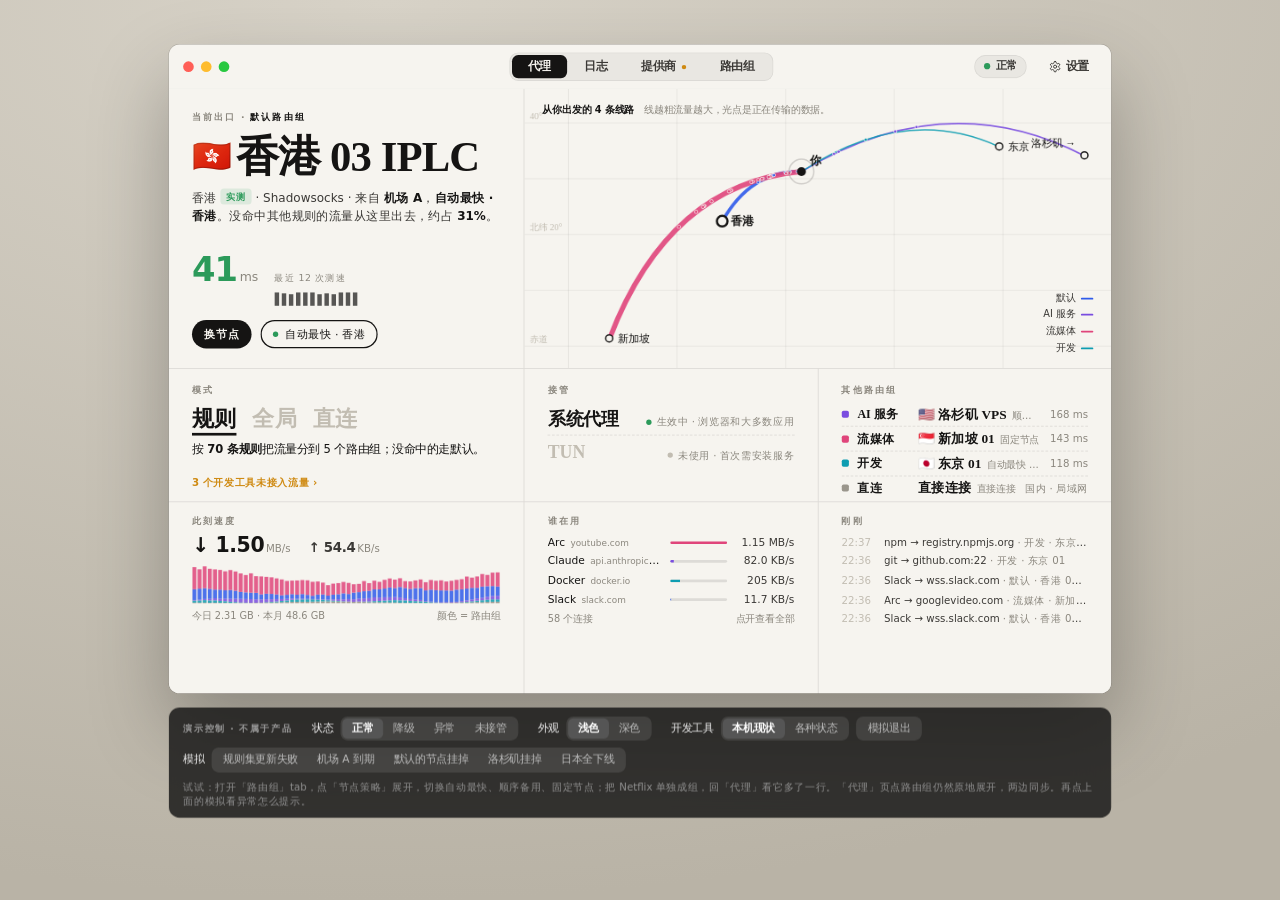
<file: prototype/groups.html>
<!doctype html>
<html lang="zh-CN">
<head>
<meta charset="UTF-8" />
<title>Moho · 路由组原型</title>
<style>
:root {
  color-scheme: light;
  --paper: #f6f4ef; --paper-2: #efece5; --card: #fbfaf7; --sheet: #fdfcf9;
  --ink: #151413; --ink-2: #3b3936; --mute: #8b877e; --faint: #c2bdb2;
  --hair: rgba(21,20,19,.11); --hair-2: rgba(21,20,19,.06); --hover: rgba(21,20,19,.035);
  --signal: #e2462b; --good: #2c9a5a; --warn: #cf8a12;
  --r-default: #2f5bea; --r-ai: #7a4de0; --r-media: #e0457b; --r-dev: #0e9db1; --r-direct: #9a968c; --r-c1: #d98a00; --r-c2: #2e9e5b; --r-c3: #e8663a; --r-c4: #a33fa8; --r-c5: #3a86b7;
  --serif: "Songti SC", "STSongti-SC-Regular", "New York", ui-serif, Georgia, serif;
  --sans: -apple-system, BlinkMacSystemFont, "SF Pro Text", "PingFang SC", system-ui, sans-serif;
  --mono: ui-monospace, "SF Mono", Menlo, monospace;
  --desk: radial-gradient(120% 100% at 30% 0%, #d8d3c8 0%, #b9b3a6 100%);
  font: 13px/1.45 var(--sans);
  -webkit-font-smoothing: antialiased;
}
:root.dark {
  color-scheme: dark;
  --paper: #141413; --paper-2: #1b1a19; --card: #1d1c1a; --sheet: #1f1e1c;
  --ink: #f1eee7; --ink-2: #cfcbc2; --mute: #8e8a81; --faint: #4f4c46;
  --hair: rgba(241,238,231,.11); --hair-2: rgba(241,238,231,.06); --hover: rgba(241,238,231,.04);
  --signal: #ff5a3c; --good: #3fc07a; --warn: #f0a630;
  --r-default: #5b80ff; --r-ai: #9a74ff; --r-media: #ff5f93; --r-dev: #22c3d6; --r-direct: #77736b; --r-c1: #f0a92b; --r-c2: #4cc37e; --r-c3: #ff8a5c; --r-c4: #cf6bd4; --r-c5: #62abd9;
  --desk: radial-gradient(120% 100% at 30% 0%, #34312c 0%, #191816 100%);
}
* { box-sizing: border-box; }
html, body { margin: 0; height: 100%; }
body { background: var(--desk); color: var(--ink); overflow: hidden; }
button { font: inherit; color: inherit; border: 0; background: none; padding: 0; cursor: pointer; text-align: inherit; }
input, select { font: inherit; color: inherit; }
.num { font-variant-numeric: tabular-nums; }
.stage { position: absolute; inset: 0; width: 1440px; height: 900px; transform-origin: 0 0; }
.kicker { font-size: 10.5px; font-weight: 600; letter-spacing: .14em; color: var(--mute); }
.kicker b { color: var(--ink); font-weight: 700; }
.muted { color: var(--mute); }

/* ---------- shimmer: anything that is being applied ---------- */
@keyframes shim { to { background-position: -200% 0; } }
.shimmer { background: linear-gradient(90deg, var(--faint) 0%, var(--ink) 40%, var(--faint) 80%) 0 0 / 200% 100%; -webkit-background-clip: text; background-clip: text; color: transparent !important; animation: shim 1.1s linear infinite; }
.skel { background: linear-gradient(90deg, var(--hair-2) 0%, var(--hair) 40%, var(--hair-2) 80%) 0 0 / 200% 100%; animation: shim 1.1s linear infinite; border-radius: 4px; color: transparent !important; }

/* ---------- window ---------- */
.window { position: absolute; left: 190px; top: 50px; width: 1060px; height: 730px; background: var(--paper); border-radius: 12px; overflow: hidden; box-shadow: 0 40px 90px rgba(0,0,0,.28), 0 0 0 .5px rgba(0,0,0,.2); display: flex; flex-direction: column; }
.titlebar { height: 50px; flex: none; display: grid; grid-template-columns: 1fr auto 1fr; align-items: center; padding: 0 14px 0 16px; }
.lights { display: flex; gap: 8px; }
.lights i { width: 12px; height: 12px; border-radius: 50%; }
/* one solid control: the active tab is an ink pill, no underline */
.tabs { display: inline-flex; gap: 2px; padding: 3px; border-radius: 10px; background: var(--hair-2); box-shadow: inset 0 0 0 1px var(--hair-2); font-size: 13px; }
.tab { color: var(--ink-2); padding: 4px 18px; border-radius: 7px; position: relative; display: inline-flex; gap: 6px; align-items: center; font-weight: 600; transition: background .2s, color .2s; }
.tab:hover { color: var(--ink); }
.tab.on { background: var(--ink); color: var(--paper); }
.tab .dot { width: 5px; height: 5px; border-radius: 50%; background: var(--warn); }
.tb-r { display: flex; justify-content: flex-end; gap: 14px; align-items: center; font-size: 11.5px; color: var(--mute); }
.state-mini { display: inline-flex; align-items: center; gap: 6px; padding: 4px 11px; border-radius: 999px; background: var(--hair-2); box-shadow: inset 0 0 0 1px var(--hair-2); color: var(--ink-2); font-weight: 600; font-size: 12px; }
.state-mini i { width: 7px; height: 7px; border-radius: 50%; background: var(--good); }
.state-mini.degraded i { background: var(--warn); } .state-mini.error i { background: var(--signal); } .state-mini.off i { background: var(--faint); }

.breaking { display: flex; align-items: center; gap: 14px; padding: 8px 26px; border-bottom: 1px solid var(--hair); font-size: 12.5px; flex: none; }
.breaking .label { font-size: 10px; font-weight: 800; letter-spacing: .14em; color: #fff; background: var(--signal); padding: 2px 7px; }
.breaking.warn .label { background: var(--warn); }
.breaking .act { margin-left: auto; font-weight: 600; border-bottom: 1.5px solid currentColor; }
.main { flex: 1; min-height: 0; position: relative; display: flex; flex-direction: column; }
.page { flex: 1; min-height: 0; display: flex; flex-direction: column; }

/* ---------- cards (sections that expand into a drawer) ---------- */
.card { position: relative; cursor: pointer; transition: background .15s; }
.card:hover { background: var(--hover); }
.card.active { background: var(--paper-2); }
.expand { position: absolute; top: 14px; right: 18px; font-size: 11px; color: var(--mute); opacity: 0; transition: opacity .15s; display: inline-flex; gap: 4px; align-items: center; }
.card:hover .expand, .card.active .expand { opacity: 1; }

/* ---------- hero ---------- */
.hero { display: grid; grid-template-columns: 430px 1fr; flex: none; height: 318px; border-bottom: 1px solid var(--hair); }
.hero-text { padding: 24px 26px 22px; display: flex; flex-direction: column; border-right: 1px solid var(--hair); }
.headline { margin: 12px 0 0; font: 700 48px/1.05 var(--serif); letter-spacing: -.02em; }
.headline .flag { font-size: 36px; vertical-align: 4px; margin-right: 6px; }
.deck { margin-top: 10px; font-size: 13.5px; color: var(--ink-2); line-height: 1.6; min-height: 44px; }
.deck b { color: var(--ink); font-weight: 600; }
.loc { display: inline-flex; gap: 4px; align-items: center; font-size: 10.5px; font-weight: 600; letter-spacing: .04em; padding: 1px 6px; border-radius: 4px; vertical-align: 2px; }
.loc.probe { color: var(--good); background: color-mix(in srgb, var(--good) 12%, transparent); }
.loc.name { color: var(--mute); background: var(--hair-2); }
.loc.unknown { color: var(--warn); background: color-mix(in srgb, var(--warn) 12%, transparent); }
.lat-big { display: flex; align-items: baseline; gap: 18px; margin-top: auto; }
.lat-big .v { font: 600 38px/1 var(--sans); letter-spacing: -.03em; }
.lat-big .v small { font-size: 14px; color: var(--mute); font-weight: 500; letter-spacing: 0; margin-left: 3px; }
.lat-big .stab { display: grid; gap: 4px; }
.lat-big .stab span { font-size: 10.5px; color: var(--mute); letter-spacing: .06em; }
.bars { display: flex; gap: 3px; align-items: flex-end; height: 20px; }
.bars i { width: 5px; background: var(--ink); opacity: .7; }
.hero-actions { display: flex; gap: 10px; margin-top: 16px; }
.pill { display: inline-flex; align-items: center; gap: 8px; padding: 7px 14px; border-radius: 999px; background: var(--ink); color: var(--paper); font-weight: 600; font-size: 12.5px; }
.pill.ghost { background: none; color: var(--ink); box-shadow: inset 0 0 0 1px var(--hair); font-weight: 500; }
.pill.ghost.on { box-shadow: inset 0 0 0 1.5px var(--ink); }
.pill.sm { padding: 4px 11px; font-size: 12px; }
.gdot { width: 6px; height: 6px; border-radius: 50%; background: var(--good); }
.mapwrap { position: relative; }
.mapwrap canvas { width: 100%; height: 100%; display: block; }
.map-cap { position: absolute; left: 20px; top: 16px; font-size: 11px; color: var(--mute); line-height: 1.5; max-width: 420px; }
.map-cap b { color: var(--ink); }
.map-legend { position: absolute; right: 20px; bottom: 14px; display: grid; gap: 3px; font-size: 11px; color: var(--ink-2); text-align: right; }
.map-legend span { display: inline-flex; gap: 6px; align-items: center; justify-content: flex-end; }
.map-legend i { width: 14px; height: 2px; border-radius: 1px; }

/* ---------- control row ---------- */
.controls { display: grid; grid-template-columns: 1.1fr 1fr 1.3fr; flex: none; border-bottom: 1px solid var(--hair); }
.controls .card { padding: 16px 26px 18px; }
.controls .card + .card, .now .card + .card { border-left: 1px solid var(--hair); }
.words { display: flex; gap: 18px; align-items: baseline; margin-top: 10px; }
.word { font: 600 25px/1.1 var(--serif); color: var(--faint); position: relative; }
.word:hover { color: var(--ink-2); }
.word.on { color: var(--ink); }
.word.on::after { content: ""; position: absolute; left: 0; right: 0; bottom: -6px; height: 3px; background: var(--ink); }
.card p { margin: 14px 0 0; font-size: 12px; color: var(--mute); line-height: 1.55; }
.card p b { color: var(--ink-2); font-weight: 600; }
.entry { display: grid; grid-template-columns: 1fr auto; align-items: baseline; padding: 6px 0; width: 100%; }
.entry + .entry { border-top: 1px dashed var(--hair); }
.entry .w { font: 600 20px/1.2 var(--serif); color: var(--faint); }
.entry.on .w, .entry.bad .w { color: var(--ink); }
.entry .s { font-size: 11.5px; color: var(--mute); display: inline-flex; gap: 6px; align-items: center; }
.entry .s i { width: 6px; height: 6px; border-radius: 50%; background: var(--faint); }
.entry.on .s i { background: var(--good); }
.entry.bad .s { color: var(--signal); } .entry.bad .s i { background: var(--signal); }
.route { display: grid; grid-template-columns: 8px 58px 1fr auto; gap: 10px; align-items: center; padding: 4px 0; width: 100%; }
.route + .route { border-top: 1px dashed var(--hair); }
.sw { width: 8px; height: 8px; border-radius: 2px; flex: none; display: inline-block; }
.route .rn { font-weight: 600; font-size: 12.5px; }
.route .ex { font: 600 15px/1.25 var(--serif); white-space: nowrap; overflow: hidden; text-overflow: ellipsis; }
.route .ms { font-size: 11.5px; color: var(--mute); }
.route:hover .ex { text-decoration: underline; text-underline-offset: 3px; }
.route.dim { opacity: .35; }

/* ---------- now row ---------- */
.now { flex: 1; min-height: 0; display: grid; grid-template-columns: 1.1fr 1fr 1.3fr; }
.now .card { padding: 14px 26px 0; min-width: 0; overflow: hidden; }
.speed { display: flex; gap: 20px; align-items: baseline; margin-top: 8px; }
.speed .v { font: 600 23px/1 var(--sans); letter-spacing: -.02em; }
.speed .v small { font-size: 11.5px; color: var(--mute); font-weight: 500; margin-left: 2px; letter-spacing: 0; }
.speed .v.u { font-size: 15px; color: var(--ink-2); }
canvas.spark { width: 100%; height: 44px; display: block; margin-top: 10px; }
.foot { font-size: 11px; color: var(--mute); margin-top: 6px; display: flex; justify-content: space-between; }
.apps { margin-top: 8px; display: grid; gap: 4px; }
.app { display: grid; grid-template-columns: 1fr 64px 66px; gap: 10px; align-items: center; font-size: 12px; }
.app .an { white-space: nowrap; overflow: hidden; text-overflow: ellipsis; }
.app .an small { color: var(--mute); margin-left: 6px; }
.bar { height: 3px; background: var(--hair); border-radius: 2px; overflow: hidden; }
.bar i { display: block; height: 100%; }
.app .av { text-align: right; color: var(--ink-2); }
.ticker { margin-top: 8px; display: grid; gap: 5px; font-size: 11.5px; }
.tk { display: grid; grid-template-columns: 40px 1fr; gap: 8px; color: var(--ink-2); white-space: nowrap; overflow: hidden; }
.tk span:last-child { overflow: hidden; text-overflow: ellipsis; }
.tk.new { animation: tkin .4s ease; }
.tk span:first-child { color: var(--faint); }
.tk.bad { color: var(--signal); }
@keyframes tkin { from { opacity: 0; transform: translateY(-4px); } }

/* ---------- drawer ---------- */
.drawer { position: absolute; left: 0; right: 0; bottom: 0; top: 296px; background: var(--sheet); border-radius: 16px 16px 0 0; box-shadow: 0 -18px 50px rgba(0,0,0,.16), 0 -.5px 0 var(--hair); transform: translateY(105%); transition: transform .32s cubic-bezier(.2,.8,.2,1); display: flex; flex-direction: column; z-index: 4; }
.drawer.open { transform: none; }
.drawer .handle { width: 36px; height: 4px; border-radius: 2px; background: var(--hair); margin: 8px auto 0; flex: none; }
.dr-h { display: flex; align-items: center; gap: 14px; padding: 8px 26px 12px; border-bottom: 1px solid var(--hair); flex: none; }
.dr-h h3 { margin: 0; font: 700 22px/1.2 var(--serif); display: inline-flex; gap: 10px; align-items: center; }
.dr-h .right { margin-left: auto; display: flex; gap: 10px; align-items: center; }
.dr-h .x { font-size: 18px; color: var(--mute); width: 26px; text-align: center; }
.dr-body { flex: 1; min-height: 0; overflow: auto; padding: 6px 26px 18px; }
.seg { display: inline-flex; background: var(--hair-2); border-radius: 8px; padding: 2px; }
.seg button { padding: 3px 11px; border-radius: 6px; font-size: 12px; color: var(--ink-2); }
.seg button.on { background: var(--card); color: var(--ink); box-shadow: 0 1px 2px rgba(0,0,0,.12); font-weight: 600; }
.chips { display: flex; gap: 14px; align-items: center; font-size: 12px; flex-wrap: wrap; }
.chips button { color: var(--mute); display: inline-flex; gap: 5px; align-items: center; }
.chips button.on { color: var(--ink); font-weight: 600; }
.search { border: 0; border-bottom: 1px solid var(--hair); background: none; padding: 4px 2px; outline: none; width: 220px; }
.search:focus { border-color: var(--ink); }
.toolrow { display: flex; gap: 18px; align-items: center; padding: 10px 0; border-bottom: 1px solid var(--hair-2); }
.toolrow .right { margin-left: auto; display: flex; gap: 12px; align-items: center; }
.nodes { display: grid; grid-template-columns: 1fr 1fr; gap: 0 28px; }
.nrow { display: grid; grid-template-columns: 22px 1fr 70px 52px 16px; gap: 10px; align-items: center; padding: 8px 6px; border-bottom: 1px solid var(--hair-2); border-radius: 6px; }
.nrow:hover { background: var(--hover); }
.nrow.on { background: var(--ink); color: var(--paper); }
.nrow.on .meta, .nrow.on .ms { color: color-mix(in srgb, var(--paper) 70%, transparent) !important; }
.nrow.on .bars i { background: var(--paper); }
.nrow .nm { font-weight: 600; white-space: nowrap; overflow: hidden; text-overflow: ellipsis; }
.nrow .meta { display: block; font-size: 11px; color: var(--mute); font-weight: 400; margin-top: 1px; }
.nrow .bars { height: 14px; gap: 2px; }
.nrow .bars i { width: 3px; }
.nrow .ms { text-align: right; font-size: 12px; }
.nrow .ck { font-size: 12px; }
.dsec { padding: 14px 0; border-bottom: 1px solid var(--hair-2); display: grid; grid-template-columns: 180px 1fr auto; gap: 18px; align-items: start; }
.dsec h4 { margin: 0; font: 700 18px/1.3 var(--serif); }
.dsec h4 small { display: block; font: 500 11.5px var(--sans); color: var(--mute); margin-top: 3px; }
.dsec .kv { display: grid; grid-template-columns: 110px 1fr; gap: 5px 12px; font-size: 12px; }
.dsec .kv span:nth-child(odd) { color: var(--mute); }
.toggle { width: 34px; height: 20px; border-radius: 10px; background: var(--hair); position: relative; flex: none; }
.toggle::after { content: ""; position: absolute; top: 2px; left: 2px; width: 16px; height: 16px; border-radius: 50%; background: #fff; box-shadow: 0 1px 2px rgba(0,0,0,.3); transition: left .15s; }
.toggle.on { background: var(--good); } .toggle.on::after { left: 16px; }
.toggle.busy { opacity: .6; }
.rlist .rr { display: grid; grid-template-columns: 10px 90px 1fr 190px 70px 60px 14px; gap: 14px; align-items: center; padding: 11px 6px; border-bottom: 1px solid var(--hair-2); border-radius: 6px; }
.rlist .rr:hover { background: var(--hover); }
.rr .rn { font: 700 16px var(--serif); }
.rr .rules { font-size: 12px; color: var(--mute); white-space: nowrap; overflow: hidden; text-overflow: ellipsis; }
.rr .ex { font-weight: 600; }
.big-chart { width: 100%; height: 170px; display: block; margin-top: 12px; }

/* ---------- activity page ---------- */
.p-head { padding: 18px 26px 12px; display: flex; align-items: flex-end; gap: 18px; flex: none; }
.p-head h2 { margin: 4px 0 0; font: 700 34px/1 var(--serif); letter-spacing: -.02em; }
.p-head h2 small { font: 500 13px var(--sans); color: var(--mute); margin-left: 12px; letter-spacing: 0; }
.p-head .right { margin-left: auto; display: flex; gap: 10px; align-items: center; }
.subtabs { display: flex; gap: 18px; font-size: 13px; }
.subtabs button { color: var(--mute); padding-bottom: 3px; border-bottom: 1.5px solid transparent; }
.subtabs button.on { color: var(--ink); font-weight: 600; border-color: var(--ink); }
.qbar { padding: 0 26px; flex: none; border-bottom: 1px solid var(--hair); }
.qbar .q1 { display: flex; gap: 14px; align-items: center; padding: 8px 0; }
.qbar .q2 { display: flex; gap: 16px; align-items: center; padding: 6px 0 10px; }
.qinput { flex: 1; display: flex; align-items: center; gap: 8px; border: 1px solid var(--hair); border-radius: 9px; padding: 6px 10px; background: var(--card); }
.qinput input { flex: 1; border: 0; background: none; outline: none; }
.qinput .hint { font: 11px var(--mono); color: var(--mute); }
select.sel { border: 1px solid var(--hair); background: var(--card); border-radius: 7px; padding: 3px 6px; font-size: 12px; }
.btn { padding: 5px 11px; border-radius: 7px; box-shadow: inset 0 0 0 1px var(--hair); font-size: 12px; font-weight: 500; white-space: nowrap; }
.btn:hover { box-shadow: inset 0 0 0 1px var(--ink); }
.btn.danger { color: var(--signal); }
.btn.danger.armed { background: var(--signal); color: #fff; box-shadow: none; }
.tbl { flex: 1; min-height: 0; overflow: auto; padding: 0 26px 16px; }
.tr { display: grid; grid-template-columns: 12px 64px minmax(170px, 1.6fr) 38px minmax(120px, 1.1fr) minmax(130px, 1.2fr) 70px 64px 64px 52px 22px; gap: 10px; align-items: center; padding: 8px 4px; border-bottom: 1px solid var(--hair-2); font-size: 12px; cursor: pointer; }
.tr:hover { background: var(--hover); }
.tr.h { position: sticky; top: 0; background: var(--paper); z-index: 1; font-size: 10.5px; letter-spacing: .08em; color: var(--mute); font-weight: 600; cursor: default; }
.tr.h button { color: inherit; font-weight: inherit; }
.tr.h button.sorted { color: var(--ink); }
.tr .st { width: 7px; height: 7px; border-radius: 50%; background: var(--good); }
.tr .st.closed { background: var(--faint); } .tr .st.failed { background: var(--signal); }
.tr .host { font-weight: 600; white-space: nowrap; overflow: hidden; text-overflow: ellipsis; }
.tr .host small { color: var(--mute); font-weight: 400; }
.tr .clip { white-space: nowrap; overflow: hidden; text-overflow: ellipsis; color: var(--ink-2); }
.tr .rule { color: var(--mute); font-size: 11.5px; }
.tr .via { display: flex; gap: 6px; align-items: center; white-space: nowrap; overflow: hidden; }
.tr.closed { color: var(--mute); } .tr.closed .host { color: var(--ink-2); }
.tr.failed .via span, .tr.failed .t { color: var(--signal); }
.tr .x { color: var(--mute); font-size: 15px; text-align: center; }
.tr .x:hover { color: var(--signal); }
.tr.open { background: var(--paper-2); }
.detail { background: var(--paper-2); padding: 12px 18px 16px 30px; border-bottom: 1px solid var(--hair); display: grid; grid-template-columns: 1fr 1fr auto; gap: 18px; font-size: 12px; }
.detail .kv { display: grid; grid-template-columns: 76px 1fr; gap: 4px 12px; align-content: start; }
.detail .kv > span:nth-child(odd) { color: var(--mute); }
.detail .kv > span:nth-child(even) { font-family: var(--mono); font-size: 11.5px; word-break: break-all; }
.chain { display: flex; gap: 6px; align-items: center; flex-wrap: wrap; font-weight: 600; font-family: var(--sans) !important; }
.chain .arr { color: var(--faint); }
.detail .acts { display: grid; gap: 6px; align-content: start; }
.logl { display: grid; grid-template-columns: 64px 44px 1fr; gap: 12px; padding: 5px 4px; border-bottom: 1px solid var(--hair-2); font: 11.5px/1.5 var(--mono); }
.logl .lv { font-weight: 700; } .lv.w { color: var(--warn); } .lv.e { color: var(--signal); } .lv.i { color: var(--mute); } .lv.d { color: var(--faint); }
.live { display: inline-flex; gap: 6px; align-items: center; font-size: 12px; }
.live i { width: 7px; height: 7px; border-radius: 50%; background: var(--good); animation: pulse 1.6s infinite; }
.live.paused i { background: var(--faint); animation: none; }
@keyframes pulse { 50% { opacity: .3; } }

/* ---------- provider page ---------- */
.addbar { margin: 0 26px; padding: 12px 0 14px; border-bottom: 1px solid var(--hair); flex: none; display: grid; gap: 8px; }
.addbar .row { display: flex; gap: 10px; }
.addbar input { flex: 1; border: 1px solid var(--hair); background: var(--card); border-radius: 10px; padding: 10px 12px; outline: none; }
.addbar input:focus { border-color: var(--ink); }
.detect { font-size: 12px; color: var(--mute); }
.detect b { color: var(--ink); }
.plist { flex: 1; overflow: auto; padding: 0 26px 16px; }
.prow { display: grid; grid-template-columns: 1fr 150px 120px 120px 150px; gap: 18px; align-items: center; padding: 14px 4px; border-bottom: 1px solid var(--hair-2); cursor: pointer; }
.prow:hover { background: var(--hover); }
.prow.open { background: var(--paper-2); border-bottom-color: transparent; }
.prow .pn b { font: 700 18px/1.2 var(--serif); display: block; }
.prow .pn small { font-size: 11.5px; color: var(--mute); }
.prow .q { display: grid; gap: 4px; font-size: 11px; color: var(--mute); }
.prow .q b { color: var(--ink); }
.prow .q.warn, .prow .q.warn b { color: var(--warn); }
.prow .q.warn .bar i { background: var(--warn) !important; }
.prow .hl { display: flex; gap: 1.5px; align-items: flex-end; height: 20px; }
.prow .hl i { flex: 1; }
.prow .ops { display: flex; gap: 8px; justify-content: flex-end; align-items: center; }
.prow.off { opacity: .45; }

/* ---------- developer tools, inside 模式与规则 ---------- */
.dv-card { display: block; margin-top: 6px; font-size: 11.5px; font-weight: 600; color: var(--warn); }
.dv-card:hover { text-decoration: underline; }
.dsec.dv-sum { cursor: pointer; align-items: center; }
.dsec.dv-sum:hover { background: var(--hover); }
.dv-sum .line { font-size: 13px; font-weight: 600; }
.dv-sum .line.bad { color: var(--warn); }
.dv-sum .names { display: block; margin-top: 2px; font-size: 12px; font-weight: 400; color: var(--mute); }
.dv-tools { padding: 10px 0 6px; }
.dv-bar { display: flex; align-items: center; gap: 10px; padding: 0 4px 8px; font-size: 12px; color: var(--mute); line-height: 1.45; }
.dv-bar .r { margin-left: auto; display: flex; gap: 8px; flex: none; }
.dv-row { display: grid; grid-template-columns: 180px 84px minmax(0, 1fr) 118px 12px; gap: 14px; align-items: center; padding: 10px 4px; border-top: 1px solid var(--hair-2); cursor: pointer; }
.dv-row:hover { background: var(--hover); }
.dv-row.open { background: var(--paper-2); }
.dv-row .nm b { font: 700 15px/1.25 var(--serif); display: block; }
.dv-row .nm small { font-size: 11.5px; color: var(--mute); }
.dv-row .why { font-size: 12px; color: var(--ink-2); line-height: 1.4; }
.dv-row .act { display: flex; justify-content: flex-end; font-size: 12px; }
.dv-row .seg.locked button { cursor: default; opacity: .55; }
.dv-st { display: inline-flex; align-items: center; gap: 6px; font-size: 12px; font-weight: 600; white-space: nowrap; }
.dv-st i { width: 7px; height: 7px; border-radius: 50%; background: currentColor; }
.dv-st.on { color: var(--good); }
.dv-st.off { color: var(--signal); }
.dv-st.other, .dv-st.stale { color: var(--warn); }
.dv-st.unknown { color: var(--mute); }
.dv-det { background: var(--paper-2); padding: 2px 14px 14px 4px; display: grid; gap: 12px; }
.dv-det .kv { display: grid; grid-template-columns: 76px 1fr; gap: 6px 12px; font-size: 12px; padding-left: 12px; }
.dv-det .kv > span:nth-child(odd) { color: var(--mute); }
.dv-det code { font: 11.5px var(--mono); }
.dv-det .note { color: var(--warn); }
.dv-result { display: inline-flex; gap: 8px; align-items: center; margin-right: 10px; }
.dv-ask { margin-left: 12px; padding: 12px 14px; border-radius: 9px; background: var(--card); box-shadow: inset 0 0 0 1px var(--hair); display: grid; gap: 9px; }
.dv-ask .t { font-size: 13px; font-weight: 600; }
.dv-ask .t small { display: block; margin-top: 2px; font-size: 12px; font-weight: 400; color: var(--mute); }
.dv-ask .t small.w { color: var(--warn); }
.dv-diff { margin: 0; padding: 9px 11px; border-radius: 6px; background: var(--paper-2); font: 11.5px/1.55 var(--mono); white-space: pre-wrap; overflow-wrap: anywhere; }
.dv-diff .add { color: var(--good); }
.dv-diff .del { color: var(--signal); }
.dv-ask .acts { display: flex; gap: 8px; }
.dv-modal { position: absolute; inset: 0; z-index: 50; display: grid; place-items: center; background: rgba(0,0,0,.28); }
.dv-modal .box { width: 420px; padding: 18px 20px; border-radius: 12px; background: var(--sheet); box-shadow: 0 24px 60px rgba(0,0,0,.35); display: grid; gap: 10px; }
.dv-modal h4 { margin: 0; font: 700 18px/1.3 var(--serif); }
.dv-modal p { margin: 0; font-size: 12.5px; color: var(--ink-2); line-height: 1.5; }
.dv-modal .it { font-size: 12.5px; line-height: 1.45; }
.dv-modal .it b { display: block; }
.dv-modal .it span { color: var(--mute); }
.dv-modal .acts { display: flex; gap: 8px; margin-top: 4px; }
.dv-none { padding: 10px 4px 0; border-top: 1px solid var(--hair-2); font-size: 12px; color: var(--mute); line-height: 1.5; }
.pnodes { background: var(--paper-2); padding: 0 18px 12px 18px; border-bottom: 1px solid var(--hair); }
.pn-row { display: grid; grid-template-columns: 22px 1.4fr 1.2fr 110px 1fr 60px; gap: 12px; align-items: center; padding: 7px 0; border-bottom: 1px solid var(--hair-2); font-size: 12px; }
.pn-row.h { font-size: 10.5px; color: var(--mute); letter-spacing: .08em; font-weight: 600; }

/* ---------- demo (not product) ---------- */
.demo { position: absolute; left: 190px; top: 796px; width: 1060px; display: flex; flex-wrap: wrap; gap: 8px 22px; align-items: center; padding: 10px 16px; border-radius: 12px; background: rgba(20,20,20,.82); color: #eee; font-size: 12px; backdrop-filter: blur(20px); }
.demo h4 { margin: 0; font-size: 10.5px; letter-spacing: .1em; color: #999; }
.demo .g { display: flex; gap: 8px; align-items: center; }
.demo .seg { background: rgba(255,255,255,.1); }
.demo .seg button { color: #bbb; }
.demo .seg button.on { background: #555; color: #fff; box-shadow: none; }
.demo p { flex-basis: 100%; margin: 0; color: #8f8f8f; font-size: 11.5px; }

/* ==================================================================
   Board: the whole home page is one grid. Expanding a cell animates the
   grid's tracks, so the cell grows in place and every other cell is
   squeezed — narrower if it shares the row, shorter if it shares the
   column, both otherwise. Each cell has three views that cross-fade:
   normal (fixed size, never reflows), compact (when squeezed), detail.
================================================================== */
:root { --morph: .56s cubic-bezier(.32,.86,.22,1); }
.board { flex: 1; min-height: 0; display: grid; gap: 1px; background: var(--hair);
  grid-template-columns: minmax(0, 400fr) minmax(0, 330fr) minmax(0, 330fr);
  grid-template-rows: minmax(0, 318fr) minmax(0, 150fr) minmax(0, 218fr);
  transition: grid-template-columns var(--morph), grid-template-rows var(--morph); }
.cell { background: var(--paper); position: relative; overflow: hidden; min-width: 0; min-height: 0; cursor: pointer; transition: background .2s; }
.cell[data-v="normal"]:hover, .cell[data-v="compact"]:hover { background: color-mix(in srgb, var(--paper) 94%, var(--ink)); }
.cell[data-v="expanded"] { cursor: default; background: var(--sheet); }
.cell[data-cell="map"] { cursor: zoom-in; }
.vw { position: absolute; visibility: hidden; pointer-events: none; }
.v-normal { left: 0; top: 0; }
.v-compact, .v-detail { inset: 0; }
/* Views switch instantly: no cross-fade. The new view is revealed by the
   cell growing around it; shared pieces fly (see morph()). */
.cell[data-v="normal"] .v-normal, .cell[data-v="compact"] .v-compact, .cell[data-v="expanded"] .v-detail { visibility: visible; pointer-events: auto; }

/* a quiet hint on hover */
.hint { position: absolute; top: 12px; right: 16px; font-size: 11px; color: var(--mute); opacity: 0; transition: opacity .15s; z-index: 1; }
.cell[data-v="normal"]:hover .hint { opacity: 1; }

/* normal views keep the padding the previous layout had */
.pad { padding: 16px 26px 18px; height: 100%; display: flex; flex-direction: column; }
.pad.hero-pad { padding: 24px 26px 22px; }
.pad.now-pad { padding: 14px 26px 0; }

/* compact: what a squeezed cell can show in full */
.cmp { height: 100%; padding: 13px 18px; display: flex; flex-direction: column; gap: 5px; }
.cmp .k { font-size: 10px; font-weight: 600; letter-spacing: .12em; color: var(--mute); white-space: nowrap; }
.cmp .vl { font: 600 17px/1.3 var(--serif); }
.cmp .vl.bad { color: var(--signal); }
.cmp .sb { font: 400 11.5px/1.45 var(--sans); color: var(--mute); }
.cmp.mini .vl, .cmp.strip .vl { white-space: nowrap; }
.cmp.strip { display: grid; grid-template-columns: auto 1fr; grid-template-rows: auto auto; column-gap: 12px; align-content: center; }
.cmp.strip .k { grid-column: 1 / -1; }
.cmp.strip .vl { grid-column: 1; }
.cmp.strip .sb { grid-column: 2; align-self: baseline; white-space: nowrap; }
.cmp.wide .vl { font-size: 24px; }
.cmp .li { display: grid; gap: 8px; margin-top: 10px; font-size: 12px; line-height: 1.4; color: var(--ink-2); }
.cmp .li b { font: 600 14px var(--serif); color: var(--ink); }
.cmp .cnt { font: 500 12px var(--sans); color: var(--mute); margin-left: 6px; }
.rlist-inline { font: 500 12.5px var(--sans) !important; color: var(--ink-2); }

/* detail: header + scrolling body */
.det { height: 100%; display: flex; flex-direction: column; }
.det-h { display: flex; align-items: center; gap: 14px; padding: 16px 26px 12px; border-bottom: 1px solid var(--hair); flex: none; }
.det-h .k { font-size: 10.5px; font-weight: 600; letter-spacing: .14em; color: var(--mute); }
.det-h h3 { margin: 0; font: 700 22px/1.2 var(--serif); display: inline-flex; gap: 10px; align-items: center; white-space: nowrap; }
.det-h .right { margin-left: auto; display: flex; gap: 10px; align-items: center; }
.det-h .x { font-size: 18px; color: var(--mute); width: 26px; text-align: center; }
.det-h .back { color: var(--mute); font-size: 13px; }
.det-b { flex: 1; min-height: 0; overflow: auto; padding: 4px 26px 18px; }

/* map cell overlays */
.map-cv { position: absolute; inset: 0; width: 100%; height: 100%; display: block; }
.cell[data-cell="map"] .vw { pointer-events: none !important; }
.map-side { position: absolute; right: 18px; top: 50px; width: 270px; display: grid; gap: 8px; pointer-events: auto !important; }
.ms-row { display: grid; grid-template-columns: 8px 1fr auto; gap: 10px; align-items: center; padding: 8px 10px; background: color-mix(in srgb, var(--sheet) 88%, transparent); backdrop-filter: blur(8px); border-radius: 8px; box-shadow: 0 0 0 1px var(--hair); font-size: 12px; }
.ms-row b { font: 600 14px var(--serif); display: block; }

/* the picker inside a cell: one column, one line of metadata */
.v-detail .nodes { grid-template-columns: 1fr; }
.v-detail .nrow { grid-template-columns: 22px 1fr 110px 60px 16px; }
.v-detail .nrow .meta { white-space: nowrap; overflow: hidden; text-overflow: ellipsis; }
.cmp { padding: 10px 16px; }

/* mode underline: a real element, so it can slide between words */
.word.on::after { display: none; }
.word .ul { position: absolute; left: 0; right: 0; bottom: -6px; height: 3px; background: var(--ink); }

/* off: the board is just the headline and the two ways in */
.off-hero { justify-content: center; padding: 0 56px !important; }
.off-hero .headline { font-size: 64px; margin-top: 14px; }
.off-hero .deck { font-size: 15px; margin-top: 12px; min-height: 0; }
.choose { display: grid; gap: 10px; margin-top: 34px; max-width: 360px; }
.choice { display: grid; gap: 3px; padding: 14px 18px; border-radius: 12px; box-shadow: inset 0 0 0 1px var(--hair); text-align: left; transition: box-shadow .15s, background .15s; }
.choice:hover { box-shadow: inset 0 0 0 1.5px var(--ink); background: var(--card); }
.choice b { font: 700 22px/1.2 var(--serif); }
.choice span { font-size: 12px; color: var(--mute); }
.choice.busy { box-shadow: inset 0 0 0 1.5px var(--ink); }
.board.off .cell[data-cell="map"] { cursor: default; }

/* Views open and close like drawers, in place and at their final size:
   pieces are revealed top-down, staggered; a leaving view folds up. */
@keyframes drawerIn { from { clip-path: inset(0 0 100% 0); transform: translateY(-6px); } to { clip-path: inset(0 0 0 0); transform: none; } }
@keyframes drawerOut { from { clip-path: inset(0 0 0 0); } to { clip-path: inset(0 0 100% 0); transform: translateY(-6px); } }
.vw.entering :is(.nrow, .dsec, .rr, .tk, .ms-row, .toolrow, .deck, .lat-big, .hero-actions, .choose, .note, .apps, .foot, .spark, .route, .entry, .words, .speed, .det-h h3, .det-h .right, .cmp > *, .li > *, .big-chart, .ticker, .kicker, .headline):not([data-m]) {
  animation: drawerIn .44s cubic-bezier(.2,.8,.2,1) both; animation-delay: calc(.1s + var(--i, 0) * 28ms); }
.vw.entering .cmp > :nth-child(2), .vw.entering .dsec:nth-child(2), .vw.entering .rr:nth-child(2), .vw.entering .ms-row:nth-child(2), .vw.entering .route:nth-child(2), .vw.entering .entry:nth-child(2), .vw.entering .li > :nth-child(2) { --i: 2; }
.vw.entering .cmp > :nth-child(3), .vw.entering .dsec:nth-child(3), .vw.entering .rr:nth-child(3), .vw.entering .ms-row:nth-child(3), .vw.entering .route:nth-child(3), .vw.entering .li > :nth-child(3) { --i: 4; }
.vw.entering .cmp > :nth-child(4), .vw.entering .dsec:nth-child(4), .vw.entering .rr:nth-child(4), .vw.entering .ms-row:nth-child(4), .vw.entering .route:nth-child(4), .vw.entering .li > :nth-child(4) { --i: 6; }
.vw.entering .rr:nth-child(n+5) { --i: 8; }
.vw.leaving { visibility: visible !important; z-index: 1; animation: drawerOut .2s cubic-bezier(.4,0,1,1) both; pointer-events: none !important; }

/* paired text uses the same face in every view, so it only changes size */
.route .rn { font: 700 13.5px var(--serif); }
.rr .ex { font: 600 15px/1.25 var(--serif); }
#fx { position: absolute; inset: 0; pointer-events: none; z-index: 50; }

/* shared-element transitions */
::view-transition-group(*) { animation-duration: .5s; animation-timing-function: cubic-bezier(.32,.86,.22,1); }
::view-transition-old(root), ::view-transition-new(root) { animation-duration: .26s; }
::view-transition-old(hero-title), ::view-transition-new(hero-title),
::view-transition-old(exit-default), ::view-transition-new(exit-default) { height: 100%; object-fit: none; object-position: left center; }

/* ---------- node groups: the picker's row and the second-tier text ---------- */
.nope { color: var(--signal); }
.exw { min-width: 0; display: flex; gap: 6px; align-items: baseline; }
.exw .ex { flex: none; max-width: 100%; }
.vg { font: 400 11px/1.3 var(--sans); color: var(--mute); white-space: nowrap; overflow: hidden; text-overflow: ellipsis; min-width: 0; letter-spacing: 0; }
.rr .exw { display: grid; gap: 1px; }
.det-h h3 .vg { font-size: 12px; max-width: 190px; align-self: flex-end; padding-bottom: 3px; }
.det-h .right .seg { flex: none; }
.det-h .right .seg button { white-space: nowrap; }
.scope { display: grid; grid-template-columns: 30px minmax(0, 1fr); gap: 7px 10px; align-items: center; padding: 10px 0 12px; border-bottom: 1px solid var(--hair-2); }
.scope .lb { font-size: 11.5px; color: var(--mute); }
.lk { color: var(--ink-2); font-weight: 600; border-bottom: 1px solid var(--hair); }
.lk:hover { color: var(--ink); border-color: var(--ink); }
.nlabel { display: flex; align-items: baseline; gap: 8px; padding: 12px 6px 4px; font-size: 11.5px; color: var(--mute); }
.nrow.gone { opacity: .55; }
.v-detail .nrow.ordered { grid-template-columns: 18px 22px minmax(0, 1fr) 60px 16px 52px; }
.nrow.ordered .no { font: 700 13px var(--serif); text-align: center; }
.nrow.ordered .ops { display: flex; gap: 2px; justify-content: flex-end; }
.nrow.ordered .ops button { width: 24px; height: 22px; border-radius: 5px; color: inherit; opacity: .6; }
.nrow.ordered .ops button:hover { opacity: 1; background: color-mix(in srgb, currentColor 14%, transparent); }
.nrow.ordered .ops button[disabled] { opacity: .2; cursor: default; background: none; }
.vw.entering .scope { animation: drawerIn .44s cubic-bezier(.2,.8,.2,1) both; animation-delay: .1s; }

/* ---------- title bar's settings button ---------- */
.setbtn { display: inline-flex; gap: 5px; align-items: center; padding: 4px 11px; border-radius: 7px; font-size: 13px; font-weight: 600; color: var(--ink-2); }
.setbtn:hover { background: var(--hair-2); }
.setbtn svg { width: 14px; height: 14px; }

/* ---------- settings window: ui_settings.go's layout ---------- */
.swin { position: absolute; left: 648px; top: 104px; width: 760px; height: 560px; display: flex; background: var(--paper); border-radius: 12px; overflow: hidden; box-shadow: 0 40px 90px rgba(0,0,0,.34), 0 0 0 .5px rgba(0,0,0,.2); z-index: 60; }
.swin[hidden] { display: none; }
.sw-side { width: 196px; flex: none; display: flex; flex-direction: column; background: var(--paper-2); border-right: 1px solid var(--hair-2); }
.sw-drag { height: 50px; flex: none; padding: 18px 0 0 18px; cursor: grab; }
.sw-drag i[data-sw-close] { cursor: pointer; }
.sw-find { padding: 0 12px 8px; }
.sw-find input { width: 100%; padding: 4px 9px; border-radius: 7px; border: 1px solid var(--hair); background: var(--paper); outline: none; font-size: 12.5px; }
.sw-find input:focus { border-color: var(--ink); }
.sw-nav { flex: 1; min-height: 0; overflow: auto; padding: 0 8px; display: grid; gap: 1px; align-content: start; }
.sw-nav button { display: flex; gap: 9px; align-items: center; padding: 5px 10px; border-radius: 7px; font-size: 13px; color: var(--ink-2); }
.sw-nav button:hover { background: var(--hover); }
.sw-nav button.on { background: var(--hair-2); color: var(--ink); font-weight: 600; }
.sw-nav svg { width: 15px; height: 15px; flex: none; }
.sw-foot { display: flex; gap: 7px; align-items: center; padding: 12px 18px 16px; font-size: 11.5px; color: var(--mute); }
.sw-foot i { width: 7px; height: 7px; border-radius: 50%; background: var(--good); }
.sw-main { flex: 1; min-width: 0; display: flex; flex-direction: column; }
.sw-h { height: 50px; flex: none; padding: 0 26px; display: flex; gap: 12px; align-items: center; justify-content: space-between; cursor: grab; }
.sw-h h2 { margin: 0; font: 700 17px var(--sans); }
.sw-b { flex: 1; min-height: 0; overflow: auto; padding: 0 26px 24px; }
.sec-note { font-size: 12px; color: var(--mute); padding-bottom: 6px; border-bottom: 1px solid var(--hair); }
.sw-empty { padding: 30px 0; font-size: 12.5px; color: var(--mute); }
.ged { margin: 10px 0 14px; padding: 2px 14px; border-radius: 10px; background: var(--card); box-shadow: inset 0 0 0 1px var(--hair); }
.opt-r { display: flex; gap: 18px; align-items: center; padding: 11px 0; min-height: 52px; border-bottom: 1px solid var(--hair-2); }
.opt-w { display: grid; gap: 8px; padding: 11px 0; border-bottom: 1px solid var(--hair-2); }
.opt-r .l { flex: 1; min-width: 0; }
.opt-t { font-size: 13px; font-weight: 500; }
.opt-d { font-size: 11.5px; color: var(--mute); }
.g-in { width: 190px; padding: 5px 9px; border-radius: 7px; background: var(--paper); border: 1px solid var(--hair); outline: none; font-size: 12.5px; }
.g-in:focus { border-color: var(--ink); }
.g-in.bad { border-color: var(--signal); }
.g-err { margin-top: 4px; font-size: 11.5px; color: var(--signal); text-align: right; }
.gchips { display: flex; gap: 6px; flex-wrap: wrap; }
.gchips button { display: inline-flex; gap: 5px; align-items: center; padding: 3px 10px; border-radius: 999px; box-shadow: inset 0 0 0 1px var(--hair); font-size: 12px; color: var(--ink-2); }
.gchips button:hover { box-shadow: inset 0 0 0 1px var(--ink); }
.gchips button.on { background: var(--ink); color: var(--paper); box-shadow: none; font-weight: 600; }
.gchips button em { font-style: normal; font-size: 10.5px; opacity: .65; }
.gmem { display: grid; gap: 3px; font-size: 12px; }
.gmem div { display: grid; grid-template-columns: 22px minmax(0, 1fr) 50px 14px; gap: 6px; align-items: center; color: var(--ink-2); }
.gmem div.cur { color: var(--ink); font-weight: 600; }
.ged-f { display: flex; gap: 10px; align-items: center; padding: 10px 0; font-size: 12px; color: var(--mute); }
.ged-f .right { margin-left: auto; display: flex; gap: 10px; align-items: center; }


/* ---------- service > rule editors, in the 路由组 tab ---------- */
.subh { display: flex; align-items: center; gap: 8px; padding: 20px 0 7px; font-size: 12px; font-weight: 600; color: var(--mute); border-bottom: 1px solid var(--hair); }
.subh .right { margin-left: auto; display: flex; gap: 8px; align-items: center; font-weight: 400; }
.shead { display: grid; grid-template-columns: minmax(0, 1fr) auto 12px; gap: 12px; align-items: center; width: 100%; padding: 9px 0; border-bottom: 1px solid var(--hair-2); text-align: left; }
.shead:hover b { text-decoration: underline; text-underline-offset: 3px; }
.shead .t { display: grid; gap: 1px; min-width: 0; }
.shead b { font-size: 13px; font-weight: 600; }
.shead small { font-size: 11.5px; color: var(--mute); white-space: nowrap; overflow: hidden; text-overflow: ellipsis; }
.shead.off b { color: var(--mute); }
.tagw { font-size: 11px; color: var(--mute); white-space: nowrap; }
.msel { padding: 4px 6px; border-radius: 7px; border: 0; background: var(--paper); box-shadow: inset 0 0 0 1px var(--hair); color: var(--ink-2); font-size: 12px; max-width: 136px; outline: none; }
.rl { display: grid; padding-top: 4px; }
.rw { display: grid; grid-template-columns: minmax(0, 1fr) auto 34px; gap: 10px; align-items: center; padding: 5px 0; border-bottom: 1px solid var(--hair-2); }
.rw code, .rule-in { font-family: ui-monospace, "SF Mono", Menlo, monospace; font-size: 12px; }
.rw code { white-space: nowrap; overflow: hidden; text-overflow: ellipsis; }
.rw.off code { text-decoration: line-through; color: var(--mute); }
.rw .tag { font-size: 11px; color: var(--mute); white-space: nowrap; }
.rw button { font-size: 11.5px; color: var(--mute); text-align: right; }
.rw button:hover { color: var(--ink); }
.adder { display: flex; gap: 8px; align-items: center; padding-top: 10px; }
.adder .g-in { flex: 1; width: auto; min-width: 0; }
.ahint { min-height: 17px; padding: 4px 0 2px; font-size: 11.5px; color: var(--mute); }
.conflict { display: flex; gap: 10px; align-items: center; margin-top: 6px; padding: 8px 10px; border-radius: 8px; background: color-mix(in srgb, var(--warn) 14%, transparent); font-size: 12px; }
.conflict .right { margin-left: auto; display: flex; gap: 10px; flex: none; }
.tester { display: grid; gap: 4px; padding-top: 10px; }
.tester .g-in { width: 100%; }
.tpath { display: flex; gap: 6px; align-items: center; flex-wrap: wrap; min-height: 26px; font-size: 12.5px; }
.tpath .s { color: var(--mute); }
.tpath .to { color: var(--ink-2); }
.tpath .lk { margin-left: auto; font-size: 11.5px; }
.group-del { display: flex; gap: 10px; align-items: center; justify-content: flex-end; padding: 18px 0 2px; font-size: 12px; color: var(--mute); }

/* ---------- 路由组 tab ---------- */
.rg-test .row { align-items: center; gap: 12px; }
.rg-test .opt-t { flex: none; }
.rg-test input { flex: none; width: 250px; padding: 6px 10px; border-radius: 8px; }
.rg-test .tpath { flex: 1; min-width: 0; flex-wrap: nowrap; white-space: nowrap; overflow: hidden; }
.rg-test .tpath code { overflow: hidden; text-overflow: ellipsis; }
.rgp { flex: 1; min-height: 0; display: flex; }
.rg-side { width: 244px; flex: none; display: flex; flex-direction: column; border-right: 1px solid var(--hair-2); }
.rg-list { flex: 1; min-height: 0; overflow: auto; padding: 10px 10px 4px 16px; display: grid; gap: 1px; align-content: start; }
.rg-item { display: grid; grid-template-columns: 10px minmax(0, 1fr) auto; gap: 2px 9px; align-items: center; width: 100%; padding: 8px 10px; border-radius: 8px; text-align: left; }
.rg-item:hover { background: var(--hover); }
.rg-item.on { background: var(--hair-2); }
.rg-item b { font-size: 13px; font-weight: 600; white-space: nowrap; overflow: hidden; text-overflow: ellipsis; }
.rg-item .ms { font-size: 11.5px; }
.rg-item small { grid-column: 2 / -1; font-size: 11.5px; color: var(--mute); white-space: nowrap; overflow: hidden; text-overflow: ellipsis; }
.rg-foot { padding: 6px 10px 14px 16px; }
.rg-foot .btn { width: 100%; }
.rg-main { flex: 1; min-width: 0; overflow: auto; padding: 12px 26px 24px; }
.rg-h { display: flex; gap: 8px; align-items: center; min-height: 34px; }
.rg-h .sw { width: 10px; height: 10px; flex: none; }
.rg-title { margin: 0; padding: 2px 6px; border-radius: 7px; font: 700 18px var(--sans); color: var(--ink); }
input.rg-title { width: 200px; background: transparent; border: 1px solid transparent; outline: none; }
input.rg-title:hover { border-color: var(--hair); }
input.rg-title:focus { border-color: var(--ink); background: var(--paper); }
input.rg-title.bad { border-color: var(--signal); }
.rg-h .opt-d { margin-left: auto; white-space: nowrap; }
.rg-h + .g-err { text-align: left; padding-left: 24px; }
.rg-note { padding-top: 10px; font-size: 12px; color: var(--mute); }
.pol { margin-top: 10px; border-radius: 10px; background: var(--card); box-shadow: inset 0 0 0 1px var(--hair); }
.pol-h { display: grid; grid-template-columns: auto minmax(0, 1fr) auto 12px; gap: 14px; align-items: center; width: 100%; padding: 11px 14px; border-radius: 10px; text-align: left; }
.pol-h:hover { background: var(--hover); }
.pol-w { display: flex; gap: 6px; align-items: center; font-size: 12.5px; color: var(--ink-2); white-space: nowrap; overflow: hidden; }
.pol-w .s { color: var(--mute); }
.pol-h .ms { font-size: 12px; }
.pol-b { padding: 2px 14px 12px; border-top: 1px solid var(--hair-2); }
.pol-b.in { animation: drawerIn .3s cubic-bezier(.2,.8,.2,1) both; }
.pol-seg { padding: 10px 0 2px; }
.pol-seg .seg button { white-space: nowrap; }
.pol-b .nodes { grid-template-columns: 1fr; }
.pol-b .nrow { grid-template-columns: 22px minmax(0, 1fr) 110px 60px 16px; }
.pol-b .nrow.ordered { grid-template-columns: 18px 22px minmax(0, 1fr) 60px 16px 52px; }
.pol-b .nrow .meta { white-space: nowrap; overflow: hidden; text-overflow: ellipsis; }

/* ---------- rule sets: a service whose rules come from a link or a file ---------- */
.rs-add .adder { padding-top: 12px; }
.rs-add .ged-f { padding-top: 6px; }
.rs-to { font-size: 12px; color: var(--ink-2); }
.rs-src { display: grid; grid-template-columns: minmax(0, 1fr) auto; gap: 12px; align-items: center; padding: 12px 0 2px; }
.rs-src code { font-family: ui-monospace, "SF Mono", Menlo, monospace; font-size: 12px; color: var(--ink-2); white-space: nowrap; overflow: hidden; text-overflow: ellipsis; }
.rs-more { padding: 7px 0 3px; font-size: 11.5px; color: var(--mute); }
</style>
</head>
<body>
<div class="stage" id="stage">
  <div class="window">
    <header class="titlebar">
      <div class="lights"><i style="background:#ff5f57"></i><i style="background:#febc2e"></i><i style="background:#28c840"></i></div>
      <nav class="tabs" id="tabs"></nav>
      <div class="tb-r" id="tbr"></div>
    </header>
    <div id="breaking"></div>
    <div class="main">
      <div class="page" id="page"></div>
    </div>
    <div id="dvquit"></div>
  </div>
  <div id="fx"></div>
  <div class="swin" id="sw" hidden></div>
  <div class="demo">
    <h4>演示控制 · 不属于产品</h4>
    <div class="g">状态<div class="seg" id="d-state"></div></div>
    <div class="g">外观<div class="seg" id="d-theme"></div></div>
    <div class="g">开发工具<div class="seg" id="d-dev"></div><div class="seg"><button data-dv-quit="open">模拟退出</button></div></div>
    <div class="g">模拟<div class="seg" id="d-sim"></div></div>
    <p>试试：打开「路由组」tab，点「节点策略」展开，切换自动最快、顺序备用、固定节点；把 Netflix 单独成组，回「代理」看它多了一行。「代理」页点路由组仍然原地展开，两边同步。再点上面的模拟看异常怎么提示。</p>
  </div>
</div>

<script>
// ==================================================================
// Data (fake)
// ==================================================================
const PLACES = {
  you: { name: "你", lon: 121.5, lat: 31.2 },
  HK: { name: "香港", lon: 114.2, lat: 22.3, flag: "🇭🇰" },
  JP: { name: "东京", lon: 139.7, lat: 35.7, flag: "🇯🇵" },
  OS: { name: "大阪", lon: 135.5, lat: 34.7, flag: "🇯🇵" },
  SG: { name: "新加坡", lon: 103.8, lat: 1.3, flag: "🇸🇬" },
  US: { name: "洛杉矶", lon: -118.2, lat: 34.1, flag: "🇺🇸" },
  DE: { name: "法兰克福", lon: 8.7, lat: 50.1, flag: "🇩🇪" },
};
// src: probe = measured exit (a trace request through the node),
//      name  = guessed from the node's name, unknown = not known yet.
const NODES = [
  { id: "hk3", name: "香港 03 IPLC", place: "HK", src: "probe", ms: 41, proto: "Shadowsocks", prov: "a" },
  { id: "hk2", name: "香港 02", place: "HK", src: "probe", ms: 64, proto: "Trojan", prov: "a" },
  { id: "hk1", name: "香港 01", place: "HK", src: "name", ms: 72, proto: "Trojan", prov: "b" },
  { id: "jp1", name: "东京 01", place: "JP", src: "probe", ms: 118, proto: "VMess", prov: "a" },
  { id: "jp2", name: "东京 02", place: "JP", src: "name", ms: 0, proto: "VMess", prov: "a" },
  { id: "os1", name: "大阪 01", place: "OS", src: "name", ms: 131, proto: "Trojan", prov: "b" },
  { id: "sg1", name: "新加坡 01", place: "SG", src: "probe", ms: 143, proto: "Shadowsocks", prov: "a" },
  { id: "la", name: "洛杉矶 VPS", place: "US", src: "probe", ms: 168, proto: "Hysteria2", prov: "c" },
  { id: "r7", name: "Relay-7 专线", place: null, real: "DE", src: "unknown", ms: 212, proto: "VLESS", prov: "d" },
];
const PROVIDERS = [
  { id: "a", name: "机场 A", kind: "订阅", url: "https://sub.example-a.com/api/v1/client/…", used: 31, total: 100, expire: "1 月 1 日到期 · 剩 55 天", upd: "10 分钟前", auto: "每 12 小时", extra: 35 },
  { id: "b", name: "机场 B", kind: "订阅", url: "https://b.example.net/link/…", used: 188, total: 200, expire: "28 天后到期", upd: "3 天前", auto: "关闭", warn: true, extra: 15 },
  { id: "c", name: "自建 · 洛杉矶 VPS", kind: "节点链接 · hysteria2", url: "hysteria2://••••@la.my-vps.net:443" },
  { id: "d", name: "朋友分享的专线", kind: "节点链接 · vless", url: "vless://••••@relay7.example.org:443" },
  { id: "e", name: "公司内网.yaml", kind: "本地文件", url: "~/Documents/office.yaml", off: true, extra: 3 },
];
const ROUTES = [
  { id: "default", name: "默认", color: "--r-default", node: "hk3", share: .31, p: { mode: "auto", providers: [], regions: ["HK"], order: [], fixed: null } },
  { id: "ai", name: "AI 服务", color: "--r-ai", node: "la", share: .08, p: { mode: "order", providers: [], regions: [], order: ["la", "sg1", "jp1"], fixed: null } },
  { id: "media", name: "流媒体", color: "--r-media", node: "sg1", share: .52, p: { mode: "fixed", providers: [], regions: [], order: [], fixed: "sg1" } },
  { id: "dev", name: "开发", color: "--r-dev", node: "jp1", share: .04, p: { mode: "auto", providers: [], regions: ["JP"], order: [], fixed: null } },
  { id: "direct", name: "直连", color: "--r-direct", direct: true, share: .05, locked: true },
];
// The tree: a route group has services, a service has rules. Only the group
// has an exit. Built-in services keep their rules in the template, and the
// user's changes are what differs from BASE (so 恢复默认 is one click).
const sv = (id, name, group, list) => ({ id, name, group, home: group, builtin: true, off: false, rules: list.split(" ").map((x) => {
  const [a, b] = x.includes(":") ? x.split(":") : ["suffix", x];
  return { kind: a === "geo" ? "geo" : a === "geoip" ? "geoip" : a, value: b, b: true };
}) });
const SERVICES = [
  sv("openai", "OpenAI", "ai", "openai.com chatgpt.com oaistatic.com oaiusercontent.com sora.com"),
  sv("claude", "Claude", "ai", "anthropic.com claude.ai claude.com claudeusercontent.com"),
  sv("gemini", "Gemini", "ai", "gemini.google.com generativelanguage.googleapis.com aistudio.google.com notebooklm.google.com"),
  sv("perplexity", "Perplexity", "ai", "perplexity.ai"),
  sv("grok", "Grok", "ai", "x.ai grok.com"),
  sv("cursor", "Cursor", "ai", "cursor.com cursor.sh cursorapi.com"),
  sv("poe", "Poe", "ai", "poe.com"),
  sv("mistral", "Mistral", "ai", "mistral.ai"),
  sv("hf", "Hugging Face", "ai", "huggingface.co"),
  sv("openrouter", "OpenRouter", "ai", "openrouter.ai"),
  sv("midjourney", "Midjourney", "ai", "midjourney.com"),
  sv("characterai", "Character.AI", "ai", "character.ai"),
  sv("youtube", "YouTube", "media", "geo:youtube"),
  sv("netflix", "Netflix", "media", "geo:netflix netflix.com nflxvideo.net"),
  sv("spotify", "Spotify", "media", "geo:spotify"),
  sv("disney", "Disney+", "media", "geo:disney"),
  sv("hbo", "HBO", "media", "geo:hbo"),
  sv("prime", "Prime Video", "media", "geo:primevideo"),
  sv("twitch", "Twitch", "media", "geo:twitch"),
  sv("tiktok", "TikTok", "media", "geo:tiktok"),
  sv("bahamut", "巴哈姆特", "media", "geo:bahamut"),
  sv("abema", "AbemaTV", "media", "geo:abema"),
  sv("github", "GitHub", "dev", "github.com githubusercontent.com githubassets.com github.io ghcr.io"),
  sv("npm", "npm", "dev", "npmjs.org npmjs.com yarnpkg.com"),
  sv("docker", "Docker", "dev", "docker.io docker.com"),
  sv("pypi", "PyPI", "dev", "pypi.org pythonhosted.org"),
  sv("golang", "Go", "dev", "golang.org go.dev proxy.golang.org"),
  sv("rust", "Rust", "dev", "crates.io rust-lang.org"),
  sv("gitlab", "GitLab", "dev", "gitlab.com"),
  sv("bitbucket", "Bitbucket", "dev", "bitbucket.org"),
  sv("so", "Stack Overflow", "dev", "stackoverflow.com"),
  sv("cdn", "前端 CDN", "dev", "jsdelivr.net unpkg.com"),
  sv("vercel", "Vercel", "dev", "vercel.com"),
  sv("brew", "Homebrew", "dev", "brew.sh"),
  sv("cn", "国内网站", "direct", "geo:cn geoip:CN"),
  sv("lan", "局域网", "direct", "geo:private geoip:private"),
  { id: "mine-default", name: "我添加的", group: "default", mine: true, rules: [{ kind: "suffix", value: "notion.so" }] },
  { id: "mine-ai", name: "我添加的", group: "ai", mine: true, rules: [{ kind: "suffix", value: "elevenlabs.io" }, { kind: "keyword", value: "copilot" }] },
  { id: "mine-direct", name: "我添加的", group: "direct", mine: true, rules: [{ kind: "domain", value: "wiki.company.internal" }, { kind: "ip", value: "10.0.0.0/8" }] },
];
const BASE = new Map(SERVICES.filter((s) => s.builtin).map((s) => [s.id, JSON.stringify(s.rules)]));
let seq = 0;
const COLORS = ["--r-c1", "--r-c2", "--r-c3", "--r-c4", "--r-c5"];
const APPS = [["Arc", "youtube.com", "media", 1.21e6, 18], ["Claude", "api.anthropic.com", "ai", 8.4e4, 4], ["Docker", "docker.io", "dev", 2.1e5, 6], ["Slack", "slack.com", "default", 1.2e4, 3], ["WeChat", "weixin.qq.com", "direct", 9e3, 11], ["git", "github.com", "dev", 4e3, 2], ["Spotify", "spotify.com", "media", 4.1e4, 2]];
const C = (id, app, host, ip, port, net, rule, payload, route, status, rate, dl, ul, dur, proc) => ({ id, app, host, ip, port, net, rule, payload, route, status, rate, dl, ul, dur, proc });
const CONNS = [
  C(1, "Arc", "rr3---sn-i3b7kn.googlevideo.com", "142.250.66.78", 443, "TCP", "GEOSITE", "youtube", "media", "active", 1.05e6, 1.17e8, 1.1e6, 61, "/Applications/Arc.app/Contents/MacOS/Arc"),
  C(2, "Arc", "www.youtube.com", "142.250.66.46", 443, "TCP", "GEOSITE", "youtube", "media", "active", 1.6e5, 5.06e7, 6.3e5, 180, "/Applications/Arc.app/Contents/MacOS/Arc"),
  C(3, "Docker", "registry-1.docker.io", "54.227.20.253", 443, "TCP", "DOMAIN-SUFFIX", "docker.io", "dev", "active", 2.1e5, 3.98e8, 1.2e6, 40, "/Applications/Docker.app/Contents/MacOS/com.docker.backend"),
  C(4, "Claude", "api.anthropic.com", "160.79.104.10", 443, "TCP", "DOMAIN-SUFFIX", "anthropic.com", "ai", "active", 8.4e4, 2.2e6, 8.6e5, 12, "/Applications/Claude.app/Contents/MacOS/Claude"),
  C(5, "Spotify", "audio-ak.spotifycdn.com", "23.45.12.9", 443, "TCP", "GEOSITE", "spotify", "media", "active", 4.1e4, 1.9e7, 1.2e5, 420, "/Applications/Spotify.app/Contents/MacOS/Spotify"),
  C(6, "Slack", "wss-primary.slack.com", "3.120.44.8", 443, "TCP", "MATCH", "", "default", "active", 1.2e4, 4.3e5, 5.9e4, 7200, "/Applications/Slack.app/Contents/MacOS/Slack"),
  C(7, "WeChat", "szshort.weixin.qq.com", "183.3.224.139", 443, "TCP", "GEOSITE", "cn", "direct", "active", 9e3, 3.7e4, 1.2e4, 480, "/Applications/WeChat.app/Contents/MacOS/WeChat"),
  C(8, "Arc", "x.com", "104.244.42.1", 443, "TCP", "MATCH", "", "default", "failed", 0, 0, 0, 0, "/Applications/Arc.app/Contents/MacOS/Arc"),
  C(9, "git", "github.com", "20.205.243.166", 22, "TCP", "DOMAIN-SUFFIX", "github.com", "dev", "closed", 0, 1.2e6, 9.6e4, 5, "/usr/bin/ssh"),
  C(10, "Arc", "fonts.gstatic.com", "142.250.66.67", 443, "UDP", "GEOSITE", "google", "default", "closed", 0, 3.1e5, 8e3, 2, "/Applications/Arc.app/Contents/MacOS/Arc"),
  C(11, "mDNSResponder", "dns.google", "8.8.8.8", 853, "TCP", "DOMAIN", "dns.google", "default", "active", 300, 2.4e4, 1.1e4, 900, "/usr/sbin/mDNSResponder"),
  C(12, "Docker", "production.cloudflare.docker.com", "104.16.98.215", 443, "TCP", "DOMAIN-SUFFIX", "docker.com", "dev", "active", 1.4e5, 2.2e8, 4.1e5, 38, "/Applications/Docker.app/Contents/MacOS/com.docker.backend"),
  C(13, "Arc", "chat.openai.com", "104.18.32.47", 443, "UDP", "DOMAIN-SUFFIX", "openai.com", "ai", "active", 2.2e3, 9.1e5, 2.4e5, 300, "/Applications/Arc.app/Contents/MacOS/Arc"),
];
const LOGS = [
  ["19:24:10", "i", "[TCP] Arc → rr3---sn-i3b7kn.googlevideo.com:443 命中 GEOSITE(youtube) → 流媒体[新加坡 01]"],
  ["19:24:11", "i", "[TCP] Claude → api.anthropic.com:443 命中 DOMAIN-SUFFIX(anthropic.com) → AI 服务[洛杉矶 VPS]"],
  ["19:24:12", "w", "东京 02 健康检查超时（连续第 3 次）"],
  ["19:24:12", "e", "[TCP] Arc → x.com:443 拨号失败：东京 02 i/o timeout"],
  ["19:24:13", "i", "默认 自动切换：东京 02 → 香港 03 IPLC（41 ms）"],
  ["19:24:14", "d", "[DNS] x.com → 104.244.42.1（fake-ip 198.18.0.42）"],
  ["19:24:15", "i", "[TCP] git → github.com:22 命中 DOMAIN-SUFFIX(github.com) → 开发[东京 01]"],
  ["19:24:20", "i", "Provider「机场 A」已更新：42 个节点（+2）"],
  ["19:24:22", "i", "实测出口：香港 03 IPLC → HK · 机房 HKG"],
];
const EVENTS = [["Arc → googlevideo.com", "流媒体 · 新加坡 01"], ["Claude → api.anthropic.com", "AI 服务 · 洛杉矶 VPS"], ["git → github.com:22", "开发 · 东京 01"], ["WeChat → weixin.qq.com", "直连"], ["Slack → wss.slack.com", "默认 · 香港 03 IPLC"], ["npm → registry.npmjs.org", "开发 · 东京 01"]];

const S = {
  page: "home", state: "ok", mode: "rule", entries: { sys: true, tun: false }, tunInstalled: false, lan: false, dark: false,
  pending: {}, x: null, sub: null, pendingNode: null,
  nd: { region: "all", q: "" },
  act: { tab: "conn", q: "", status: "active", route: "all", app: "all", net: "all", sort: ["rate", -1], paused: false, open: 8, armed: false, lv: "all" },
  prov: { open: "a" },
  devView: "real",
  dev: { quit: null, list: false, open: null, ask: null, word: "", armed: false, items: [] },
  set: { open: false, sec: "general", group: "default", pol: false, polIn: false, reveal: false, svc: null, armed: null, err: "", draft: null, sdraft: null, serr: "", focus: null, text: "", kind: "", rerr: "", conflict: null, test: "api.anthropic.com", delTo: "default" },
  sim: { down: null, la: null, jp: false }, notice: null,
};
let hist = Array.from({ length: 80 }, (_, i) => sample(i)), tickN = 80;
function sample(i) {
  const w = (p, a) => Math.max(0.05, 1 + Math.sin(i / p) * a + (Math.random() - .5) * .2);
  return { default: 4e5 * w(9, .5), ai: 1e5 * w(4, .8), media: 7.2e5 * w(13, .45), dev: 6e4 * w(3, 1), direct: 7e4 * w(6, .5), up: 6e4 * w(5, .5) };
}

// ==================================================================
// Helpers
// ==================================================================
const $ = (id) => document.getElementById(id);
const node = (id) => NODES.find((n) => n.id === id);
const route = (id) => ROUTES.find((r) => r.id === id);
const prov = (id) => PROVIDERS.find((p) => p.id === id);
const css = (v) => getComputedStyle(document.documentElement).getPropertyValue(v).trim();
const tone = (ms) => (ms <= 0 ? "var(--signal)" : ms < 120 ? "var(--good)" : ms < 250 ? "var(--warn)" : "var(--signal)");
const takeoverOn = () => S.state !== "off" && (S.entries.sys || S.entries.tun);
const active = (id) => takeoverOn() && (S.mode === "rule" || (S.mode === "global" && id === "default") || (S.mode === "direct" && id === "direct"));
function unit(b) { const u = ["B", "KB", "MB", "GB"]; let i = 0; while (b >= 1000 && i < 3) { b /= 1024; i++; } return [i === 0 ? Math.round(b) : b < 10 ? b.toFixed(2) : b < 100 ? b.toFixed(1) : Math.round(b), u[i]]; }
const fmt = (b, s = "") => { const [v, u] = unit(b); return `${v} ${u}${s}`; };
const dur = (s) => (s < 60 ? `${s} 秒` : s < 3600 ? `${Math.round(s / 60)} 分` : `${Math.round(s / 3600)} 时`);
const down = (p) => ROUTES.reduce((a, r) => a + (active(r.id) ? p[r.id] || 0 : 0), 0);
const flag = (n) => (n.place ? PLACES[n.place].flag : "◌");
const placeName = (n) => (n.place ? PLACES[n.place].name : "位置未知");
const locTag = (n) => n.src === "probe" ? `<span class="loc probe">实测</span>` : n.src === "name" ? `<span class="loc name">按名称</span>` : `<span class="loc unknown">未知</span>`;
const stab = (ms, n = 12, h = 20) => Array.from({ length: n }, () => { const v = ms <= 0 ? 0 : ms * (0.8 + Math.random() * .4); return `<i style="height:${v <= 0 ? h : Math.max(3, h - v / 7)}px;${v <= 0 ? "background:var(--signal);opacity:.8" : ""}"></i>`; }).join("");

// Run fn after a delay, showing key as pending (shimmer) meanwhile.
function apply(key, ms, fn) {
  S.pending[key] = true; render();
  setTimeout(() => { fn(); delete S.pending[key]; render(); }, ms);
}
const busy = (k) => !!S.pending[k];
const exitNow = () => (!takeoverOn() || S.mode === "direct" ? null : node(route("default").node));

// ------------------------------------------------------------------
// Route groups: what the panel configures
// ------------------------------------------------------------------
const esc = (s) => String(s).replace(/[&<>"]/g, (c) => ({ "&": "&amp;", "<": "&lt;", ">": "&gt;", '"': "&quot;" }[c]));
const STRATEGY = { auto: "自动最快", order: "顺序备用", fixed: "固定节点" };
const REGIONS = [["HK", "🇭🇰", "香港"], ["JP", "🇯🇵", "日本"], ["SG", "🇸🇬", "新加坡"], ["US", "🇺🇸", "美国"]];
const inRegion = (n, id) => id === "all" || (id === "?" ? n.src === "unknown" : n.place === id || (id === "JP" && n.place === "OS"));
const gone = (n) => { const p = prov(n.prov); return !!(p.off || p.expired || (S.sim.jp && (n.place === "JP" || n.place === "OS"))); };
const alive = (n) => n.ms > 0 && !gone(n);
const byMs = (a, b) => (a.ms || 9999) - (b.ms || 9999);
const fastest = (list) => [...list].filter(alive).sort(byMs)[0];
function scopeNodes(r) {
  const p = r.p;
  return NODES.filter((n) => !gone(n) && (!p.providers.length || p.providers.includes(n.prov)) && (!p.regions.length || p.regions.some((x) => inRegion(n, x)))).sort(byMs);
}
const svcOf = (gid) => SERVICES.filter((s) => s.group === gid);
const svc = (id) => SERVICES.find((s) => s.id === id);
function mineOf(gid) {
  let s = SERVICES.find((x) => x.mine && x.group === gid);
  if (!s) { s = { id: "mine-" + gid, name: "我添加的", group: gid, mine: true, rules: [] }; SERVICES.push(s); }
  return s;
}
// What each route group is on right now, from the strategy the user set.
function resolveRoutes() {
  for (const r of ROUTES) {
    const live = svcOf(r.id).filter((s) => !s.off), named = live.filter((s) => !s.mine);
    r.nsvc = named.length;
    r.nrules = live.reduce((a, s) => a + (s.ruleset ? s.ruleset.count : s.rules.filter((u) => !u.off).length), 0);
    r.rules = r.id === "default" ? "没命中其他规则的流量" : named.length ? named.slice(0, 3).map((s) => esc(s.name)).join(" · ") + (named.length > 3 ? " 等" : "") : "还没有服务";
    if (r.direct) continue;
    r.broken = false; r.why = ""; r.at = 0;
    const p = r.p;
    if (p.mode === "auto") {
      const best = fastest(scopeNodes(r));
      if (best) r.node = best.id; else { r.broken = true; r.why = "scope"; }
    } else if (p.mode === "order") {
      const list = p.order.map(node), i = list.findIndex(alive);
      if (i >= 0) { r.node = list[i].id; r.at = i + 1; } else { r.broken = true; r.why = "order"; }
    } else {
      const n = node(p.fixed); r.node = n.id;
      if (!alive(n)) { r.broken = true; r.why = "fixed"; }
    }
  }
}
const scopeWord = (p) => [...p.regions.map((id) => REGIONS.find((x) => x[0] === id)[2]), ...p.providers.map((id) => prov(id).name)].join("、");
function policyWord(r) {
  if (r.direct) return "直接连接";
  const p = r.p, w = scopeWord(p);
  if (p.mode === "auto") return `自动最快${w ? " · " + w : ""}`;
  if (p.mode === "order") return `顺序备用${r.at ? ` · 第 ${r.at} 位` : ""}`;
  return "固定节点";
}
const brokenWord = (r) => (r.why === "fixed" ? `${node(r.node).name} 不通` : "没有可用节点");
const exitPlain = (r) => (r.broken ? brokenWord(r) : `${flag(node(r.node))} ${node(r.node).name}`);
const exitText = (r) => (r.broken ? `<span class="nope">${brokenWord(r)}</span>` : exitPlain(r));
const viaSmall = (r) => `<span class="vg">${esc(policyWord(r))}</span>`;
const msWord = (r) => { if (r.broken) return "—"; const n = node(r.node); return n.ms > 0 ? n.ms + " ms" : "超时"; };
const ndFor = () => ({ region: "all", q: "" });
const devSwap = () => { const d = route("dev"); return S.state === "degraded" && !!d && d.p.mode === "auto" && d.p.regions.includes("JP") && !d.broken; };
function brokenSay(r) {
  if (r.why === "fixed") return `「${esc(r.name)}」固定的 ${node(r.node).name} 不通。固定节点不会自动切换，这个路由组现在连不上。`;
  if (r.why === "order") return `「${esc(r.name)}」备用列表里的节点都不通，这个路由组现在连不上。`;
  return `「${esc(r.name)}」的范围（${esc(scopeWord(r.p))}）里没有可用节点，这个路由组现在连不上。`;
}
function newsOf() {
  const bad = ROUTES.filter((r) => r.broken);
  if (bad.length) {
    const r = bad[0];
    const fix = r.why === "fixed" ? "换节点" : r.why === "order" ? "调整顺序" : "改范围";
    return `<div class="breaking"><span class="label">异常</span><span>${brokenSay(r)}${bad.length > 1 ? `另有 ${bad.length - 1} 个路由组也是。` : ""}</span><button class="act" data-g-route="${r.id}">${fix}</button><button class="act" style="margin-left:0" data-unbreak="${r.id}">改用全部节点自动</button></div>`;
  }
  return S.notice ? `<div class="breaking warn"><span class="label">已处理</span><span>${S.notice}</span><button class="act" data-notice-x>知道了</button></div>` : "";
}

// ------------------------------------------------------------------
// Rules: what they match. Sorted by how specific they are, so there is no
// priority to manage: a name, then longer suffixes, keywords, the built-in
// lists, addresses.
// ------------------------------------------------------------------
const GEO = {
  youtube: ["youtube.com", "googlevideo.com", "ytimg.com", "youtu.be"], netflix: ["netflix.com", "nflxvideo.net", "nflximg.net"], spotify: ["spotify.com", "spotifycdn.com"], disney: ["disneyplus.com", "disney.com"], hbo: ["hbo.com", "max.com"],
  primevideo: ["primevideo.com"], twitch: ["twitch.tv"], tiktok: ["tiktok.com"], bahamut: ["gamer.com.tw"], abema: ["abema.tv"],
  cn: ["baidu.com", "qq.com", "taobao.com", "bilibili.com", "cn"], private: ["local", "localhost"],
};
const KIND = { suffix: "域名及子域名", domain: "仅此域名", keyword: "关键词", ip: "IP 段", geo: "内置域名库", geoip: "内置 IP 库" };
const ruleText = (u) => (u.kind === "suffix" ? "*." + u.value : u.value);
const under = (h, d) => h === d || h.endsWith("." + d);
const isIP = (s) => /^\d{1,3}(\.\d{1,3}){3}(\/\d{1,2})?$/.test(s) || (s.includes(":") && /^[0-9a-f:]+(\/\d{1,3})?$/i.test(s));
function inCIDR(ip, cidr) {
  const num = (a) => a.split(".").reduce((x, o) => x * 256 + +o, 0), [net, len] = cidr.split("/");
  if (!ip.match(/^[\d.]+$/) || !net.match(/^[\d.]+$/)) return false;
  const size = 2 ** (32 - +(len ?? 32));
  return Math.floor(num(ip) / size) === Math.floor(num(net) / size);
}
function matches(u, host, ip) {
  if (u.kind === "suffix") return !!host && under(host, u.value);
  if (u.kind === "domain") return host === u.value;
  if (u.kind === "keyword") return !!host && host.includes(u.value);
  if (u.kind === "geo") return !!host && (GEO[u.value] || []).some((d) => under(host, d));
  if (u.kind === "ip") return !!ip && inCIDR(ip, u.value);
  if (u.kind === "geoip") return !!ip && u.value === "private" && ["10.0.0.0/8", "172.16.0.0/12", "192.168.0.0/16", "127.0.0.0/8"].some((c) => inCIDR(ip, c));
  return false;
}
const rank = (u) => ({ domain: 0, suffix: 1, keyword: 2, geo: 3, geoip: 4, ip: 4 }[u.kind]);
function hostOf(input) {
  let s = input.trim().toLowerCase();
  if (s.includes("://")) { try { s = new URL(s).hostname; } catch { /* as typed */ } }
  s = s.split("/")[0].replace(/^\*?\./, "");
  if (isIP(s)) return s;
  return s.split(":")[0];
}
// Where a connection to input would go: the first of the sorted rules, or null.
function explain(input) {
  const q = hostOf(input), ip = isIP(q) ? q : "", host = ip ? "" : q;
  const all = SERVICES.filter((s) => !s.off).flatMap((s) => s.rules.filter((u) => !u.off).map((u) => ({ s, u })));
  // With a rule set in use: the user's rules, then rule sets, then what ships.
  const sets = all.some((x) => x.s.ruleset), tier = (s) => (!sets ? 0 : s.ruleset ? 1 : s.builtin ? 2 : 0);
  all.sort((a, b) => tier(a.s) - tier(b.s) || rank(a.u) - rank(b.u) || b.u.value.length - a.u.value.length);
  return all.find((x) => matches(x.u, host, ip)) || null;
}
const ruleHit = (value) => { for (const s of SERVICES) { const u = s.rules.find((x) => x.value === value); if (u) return { s, u }; } return null; };
// The fake connections follow the tree, so moving a service moves them.
function syncTraffic() {
  CONNS.forEach((c) => {
    c.svc = null; c.hit = null;
    if (c.rule === "MATCH") { c.route = "default"; return; }
    const x = ruleHit(c.payload);
    if (x) { c.route = x.s.off || x.u.off ? "default" : x.s.group; if (!x.s.off && !x.u.off) { c.svc = x.s; c.hit = x.u; } }
    else if (!route(c.route)) c.route = "default";
  });
  APPS.forEach((a) => { const x = explain(a[1]); a[2] = x ? x.s.group : "default"; });
  if (S.act.route !== "all" && !route(S.act.route)) S.act.route = "all";
}

// ==================================================================
// Shell
// ==================================================================
function render() {
  document.documentElement.classList.toggle("dark", S.dark);
  resolveRoutes();
  syncTraffic();
  if (devSwap()) route("dev").node = "os1";
  $("tabs").innerHTML = [["home", "代理"], ["activity", "日志"], ["providers", "提供商"], ["routes", "路由组"]].map(([id, l]) =>
    `<button class="tab ${S.page === id ? "on" : ""}" data-page="${id}">${l}${id === "providers" ? '<span class="dot" title="机场 B 流量快用完"></span>' : ""}</button>`).join("");
  const shown = S.state === "ok" && ROUTES.some((r) => r.broken) ? "error" : S.state;
  const word = { ok: "正常", degraded: "降级", error: "异常", off: "未接管" }[shown];
  $("tbr").innerHTML = `<span class="state-mini ${shown}"><i></i>${word}</span><button class="setbtn" data-settings title="设置 ⌘,"><svg viewBox="0 0 24 24" fill="none" stroke="currentColor" stroke-width="1.9" stroke-linecap="round" stroke-linejoin="round"><path d="M12.22 2h-.44a2 2 0 0 0-2 2v.18a2 2 0 0 1-1 1.73l-.43.25a2 2 0 0 1-2 0l-.15-.08a2 2 0 0 0-2.73.73l-.22.38a2 2 0 0 0 .73 2.73l.15.1a2 2 0 0 1 1 1.72v.51a2 2 0 0 1-1 1.74l-.15.09a2 2 0 0 0-.73 2.73l.22.38a2 2 0 0 0 2.73.73l.15-.08a2 2 0 0 1 2 0l.43.25a2 2 0 0 1 1 1.73V20a2 2 0 0 0 2 2h.44a2 2 0 0 0 2-2v-.18a2 2 0 0 1 1-1.73l.43-.25a2 2 0 0 1 2 0l.15.08a2 2 0 0 0 2.73-.73l.22-.39a2 2 0 0 0-.73-2.73l-.15-.08a2 2 0 0 1-1-1.74v-.5a2 2 0 0 1 1-1.74l.15-.09a2 2 0 0 0 .73-2.73l-.22-.38a2 2 0 0 0-2.73-.73l-.15.08a2 2 0 0 1-2 0l-.43-.25a2 2 0 0 1-1-1.73V4a2 2 0 0 0-2-2z"/><circle cx="12" cy="12" r="3"/></svg>设置</button>`;
  $("breaking").innerHTML = S.state === "error"
    ? `<div class="breaking"><span class="label">异常</span><span>系统代理被其他程序改掉了，网页流量现在没有经过 Moho。</span><button class="act" data-fix>${busy("fix") ? '<span class="shimmer">正在重新接管…</span>' : "重新接管"}</button></div>`
    : newsOf() ? newsOf() : devSwap()
    ? `<div class="breaking warn"><span class="label">已处理</span><span>「开发」的东京 01 连续 3 次超时，已自动换到大阪 01。</span><button class="act" data-page="activity">查看</button></div>` : "";
  if (S.page === "home") {
    if (!$("board")) buildBoard();
    updateBoard();
  } else {
    stopMap();
    if (S.page === "routes") renderRoutes();
    else {
      const sc = document.querySelector(".tbl, .plist")?.scrollTop;
      $("page").innerHTML = S.page === "activity" ? activity() : providers();
      if (sc) { const el = document.querySelector(".tbl, .plist"); if (el) el.scrollTop = sc; }
    }
  }
  renderDemo();
  renderSettings();
}

// ==================================================================
// Board layout
// ==================================================================
// Cells, where they sit, and the size their normal view is drawn at.
const CELLS = [
  { id: "hero", area: "1 / 1 / 2 / 2", r: 1, c: [1], w: 400, h: 318 },
  { id: "map", area: "1 / 2 / 2 / 4", r: 1, c: [2, 3] },
  { id: "mode", area: "2 / 1 / 3 / 2", r: 2, c: [1], w: 400, h: 150 },
  { id: "takeover", area: "2 / 2 / 3 / 3", r: 2, c: [2], w: 330, h: 150 },
  { id: "routes", area: "2 / 3 / 3 / 4", r: 2, c: [3], w: 330, h: 150 },
  { id: "speed", area: "3 / 1 / 4 / 2", r: 3, c: [1], w: 400, h: 218 },
  { id: "apps", area: "3 / 2 / 4 / 3", r: 3, c: [2], w: 330, h: 218 },
  { id: "events", area: "3 / 3 / 4 / 4", r: 3, c: [3], w: 330, h: 218 },
];
const cellOf = (id) => CELLS.find((c) => c.id === id);
const SQ_ROW = 66, SQ_COL = 176;

const SQ = { row: 78, col: 190 };
// Track sizes (in px of the design board) for a state: normal, off, or a
// cell expanded. Every view is laid out at the size its cell will have at
// the end of the morph, so nothing ever reflows while the grid moves.
function trackArrays(expandedId = S.x) {
  const x = expandedId && cellOf(expandedId);
  let rows = [318, 150, 218], cols = [400, 330, 330];
  if (!takeoverOn()) rows = [686, 0, 0];
  if (x) {
    rows = x.r === 1 ? [686 - 2 * SQ.row, SQ.row, SQ.row] : x.r === 2 ? [150, 686 - 150 - SQ.row, SQ.row] : [150, SQ.row, 686 - 150 - SQ.row];
    cols = x.c.length === 2 ? [SQ.col, (1060 - SQ.col) / 2, (1060 - SQ.col) / 2] : [SQ.col, SQ.col, SQ.col].map((v, i) => (x.c[0] === i + 1 ? 1060 - 2 * SQ.col : v));
  }
  return { cols, rows };
}
function tracks() {
  const { cols, rows } = trackArrays();
  const t = (a) => a.map((v) => `minmax(0, ${v}fr)`).join(" ");
  return [t(cols), t(rows)];
}
// The px size a cell will have, for the board's real width and height.
function sizeIn(c, { cols, rows }, W, H) {
  const px = (arr, total) => { const sum = arr.reduce((a, v) => a + v, 0) || 1; return arr.map((v) => ((total - (arr.length - 1)) * v) / sum); };
  const cp = px(cols, W), rp = px(rows, H);
  return [c.c.reduce((a, i) => a + cp[i - 1], 0) + (c.c.length - 1), rp[c.r - 1]];
}
// Squeezed cells pick a layout that fits their box, never truncating.
const variantOf = (w, h) => (h < 120 ? (w < 260 ? "mini" : "strip") : w < 260 ? "column" : "wide");

function viewOf(cell) {
  const x = S.x && cellOf(S.x);
  if (!x) return "normal";
  if (x.id === cell.id) return "expanded";
  return "compact";
}

function buildBoard() {
  $("page").innerHTML = `<div class="board" id="board">${CELLS.map((c) => `
    <section class="cell" data-cell="${c.id}" style="grid-area:${c.area}">
      ${c.id === "map" ? '<canvas class="map-cv" id="map"></canvas>' : ""}
      <div class="vw v-normal" ${c.id === "map" ? 'style="inset:0"' : ""}></div>
      <div class="vw v-compact"></div>
      <div class="vw v-detail"></div>
    </section>`).join("")}</div>`;
  startMap();
}

// Only touch a view when its markup changed, so transitions, scroll
// positions and focused inputs survive the frequent re-renders.
const viewCache = new Map();
function setView(el, key, html) {
  if (viewCache.get(key) === html && el.innerHTML) return;
  const scroller = el.querySelector(".det-b");
  const top = scroller?.scrollTop;
  const focused = document.activeElement && el.contains(document.activeElement) ? document.activeElement.id : null;
  const pos = focused ? document.activeElement.selectionStart : 0;
  el.innerHTML = html;
  viewCache.set(key, html);
  if (top) { const s = el.querySelector(".det-b"); if (s) s.scrollTop = top; }
  if (focused) { const i = $(focused); if (i) { i.focus(); i.setSelectionRange(pos, pos); } }
}

let lastX = null;
function updateBoard() {
  const [cols, rows] = tracks();
  const b = $("board");
  b.classList.toggle("off", !takeoverOn());
  b.style.gridTemplateColumns = cols;
  b.style.gridTemplateRows = rows;
  const W = b.clientWidth, H = b.clientHeight;
  const final = trackArrays(), normal = trackArrays(null);
  for (const c of CELLS) {
    const el = b.querySelector(`[data-cell="${c.id}"]`);
    const prev = el.dataset.v, nv = viewOf(c);
    const views = { normal: el.querySelector(".v-normal"), compact: el.querySelector(".v-compact"), expanded: el.querySelector(".v-detail") };
    const [w, h] = sizeIn(c, final, W, H), [nw, nh] = sizeIn(c, normal, W, H);
    const V = VIEWS[c.id]();
    if (c.id !== "map") {
      // Fixed sizes: the normal view at its normal size, the active one at its final size.
      Object.assign(views.normal.style, { width: nw + "px", height: nh + "px" });
      if (nv !== "normal") Object.assign(views[nv].style, { width: w + "px", height: h + "px" });
    }
    setView(views.normal, c.id + ":n", V.normal || "");
    if (nv === "compact") { const vr = c.id === "map" ? "map" : variantOf(w, h); setView(views.compact, c.id + ":c", V.compact(vr)); }
    if (nv === "expanded") setView(views.expanded, c.id + ":d", V.detail || "");
    el.dataset.v = nv;
    if (prev && prev !== nv) {
      // The old view closes like a drawer at its own size; the new one opens in place.
      const out = views[prev], inn = views[nv];
      out.classList.remove("entering"); out.classList.add("leaving");
      clearTimeout(out._t); out._t = setTimeout(() => {
        out.classList.remove("leaving");
        if (prev !== "normal" && el.dataset.v !== prev) { out.innerHTML = ""; viewCache.delete(c.id + (prev === "compact" ? ":c" : ":d")); }
      }, 230);
      inn.classList.remove("leaving", "entering"); void inn.offsetWidth; inn.classList.add("entering");
      clearTimeout(inn._t); inn._t = setTimeout(() => inn.classList.remove("entering"), 1000);
    }
  }
  drawSpark();
  if (S.x === "speed") setTimeout(drawBig, 360);
}

// A squeezed cell: label, the value, and only what its box can hold.
//   mini   narrow & short  label + a short value
//   strip  wide & short    label, then value with a note on one line
//   column narrow & tall   label, value, note and a list, wrapping
//   wide   wide & tall     like column, with a larger value
function cmp(v, id, k, val, { key = "", sub = "", list = "", short = "", cls = "" } = {}) {
  const value = v === "mini" && short ? short : val;
  return `<div class="cmp ${v}"><span class="k" data-m="k-${id}">${k}</span>
    <span class="vl ${cls}" ${key ? `data-m="${key}"` : ""}>${value}</span>
    ${sub && v !== "mini" ? `<span class="sb">${sub}</span>` : ""}
    ${list && (v === "column" || v === "wide") ? `<div class="li">${list}</div>` : ""}</div>`;
}

const detHead = (kicker, title, right = "", key = "") => `<div class="det-h"><div><div class="k" ${key ? `data-m="${key}"` : ""}>${kicker}</div><h3>${title}</h3></div><div class="right">${right}<button class="x" data-collapse title="收起 (Esc)">×</button></div></div>`;

// ==================================================================
// Views: normal / compact / detail for each cell
// ==================================================================
const VIEWS = {
  hero() {
    const ex = exitNow(), r0 = route("default"), off = !takeoverOn();
    const switching = busy("node:default");
    const locating = ex && ex.src === "unknown";
    let headline, deck;
    if (off) { headline = "未接管"; deck = `Moho 现在没有接管任何流量，所有应用都<b>直接连接</b>互联网。点「接管」选择一种方式。`; }
    else if (S.mode === "direct") { headline = "直接连接"; deck = `直连模式：所有流量<b>不经过任何节点</b>，规则暂停。适合排查网络问题。`; }
    else if (r0.broken) { headline = brokenWord(r0); deck = brokenSay(r0); }
    else {
      headline = `<span class="flag">${flag(ex)}</span>${ex.name}`;
      deck = `${locating ? `<span class="shimmer">正在实测出口位置…</span>` : `${placeName(ex)} ${locTag(ex)}`} · ${ex.proto} · 来自 <b>${prov(ex.prov).name}</b>，<b>${esc(policyWord(r0))}</b>。${S.mode === "global" ? "全局模式下<b>所有流量</b>都从这里出去。" : `没命中其他规则的流量从这里出去，约占 <b>${Math.round(r0.share * 100)}%</b>。`}`;
    }
    if (off) return {
      normal: `<div class="pad hero-pad off-hero">
        <div class="kicker">MOHO</div>
        <h1 class="headline" data-m="exit-default">未接管</h1>
        <div class="deck">所有应用都直接连接互联网，流量不经过 Moho。</div>
        <div class="choose">
          <button class="choice ${busy("entry:sys") ? "busy" : ""}" data-entry="sys"><b class="${busy("entry:sys") ? "shimmer" : ""}">系统代理</b><span>${busy("entry:sys") ? "正在接管…" : "浏览器和大多数应用 · 推荐"}</span></button>
          <button class="choice ${busy("entry:tun") ? "busy" : ""}" data-entry="tun"><b class="${busy("entry:tun") ? "shimmer" : ""}">TUN</b><span>${busy("entry:tun") ? (S.tunInstalled ? "正在接管…" : "正在安装服务…") : "所有应用 · 首次需安装服务"}</span></button>
        </div>
        <div class="muted" style="font-size:11.5px;margin-top:14px">上次使用：系统代理 · 机场 A · 香港 03 IPLC</div>
      </div>`,
      compact: () => "", detail: "",
    };
    return {
      normal: `<div class="pad hero-pad">
        <div class="kicker" data-m="k-hero">当前出口 · <b>${S.mode === "global" ? "全局" : "默认路由组"}</b></div>
        <h1 class="headline ${switching ? "shimmer" : ""}" data-m="exit-default">${headline}</h1>
        <div class="deck">${switching ? `<span class="shimmer">正在切换并测速…</span>` : deck}</div>
        ${ex ? `${r0.broken ? "" : `<div class="lat-big"><span class="v num ${switching ? "skel" : ""}" style="color:${tone(ex.ms)}">${ex.ms > 0 ? `${ex.ms}<small>ms</small>` : "超时"}</span>
          <span class="stab"><span>最近 12 次测速</span><span class="bars">${stab(ex.ms)}</span></span></div>`}
        <div class="hero-actions">
          <button class="pill" data-expand="hero">换节点</button>
          <button class="pill ghost on" data-expand="hero"><span class="gdot"></span>${esc(policyWord(r0))}</button>
        </div>` : ""}
      </div>`,
      compact: (v) => cmp(v, "hero", "当前出口", off ? "未接管" : S.mode === "direct" ? "直接连接" : exitText(r0), {
        key: "exit-default", cls: switching ? "shimmer" : "",
        sub: ex ? `<span style="color:${tone(ex.ms)}">${ex.ms} ms</span> · ${placeName(ex)} · ${ex.proto}` : "",
        list: ex ? `<span>来自 ${prov(ex.prov).name}</span><span>${esc(policyWord(r0))}</span>` : "" }),
      detail: `<div class="det">${detHead("当前出口 · 默认路由组 · 选择出口", `${ex ? `<span class="${switching ? "shimmer" : ""}" data-m="exit-default">${exitText(r0)}</span>` : "选择出口"}`, autoSeg("default"), "k-hero")}
        <div class="det-b">${nodePicker("default")}</div></div>`,
    };
  },

  map() {
    const off = !takeoverOn();
    const lines = ROUTES.filter((r) => !r.direct && active(r.id));
    return {
      normal: `<div class="map-cap">${off ? "开始接管后，这里会画出流量去往的出口。" : `<b>从你出发的 ${lines.length} 条线路</b>　线越粗流量越大，光点是正在传输的数据。`}</div>
        <div class="map-legend">${ROUTES.filter((r) => !r.direct).map((r) => `<span style="opacity:${active(r.id) ? 1 : .35}">${r.name}<i style="background:var(${r.color})"></i></span>`).join("")}</div>`,
      compact: () => "",
      detail: `<div class="map-cap" style="pointer-events:auto"><b>出口地图</b>　点任一路由换节点 · 再点地图收起</div>
        <div class="map-side">${ROUTES.filter((r) => !r.direct).map((r) => { const n = node(r.node); return `
          <button class="ms-row" data-expand="routes" data-sub="${r.id}" style="opacity:${active(r.id) ? 1 : .4}">
            <span class="sw" style="background:var(${r.color})"></span>
            <span><b>${flag(n)} ${n.name}</b><span class="muted">${r.name} · ${placeName(n)} ${locTag(n)}</span></span>
            <span class="num" style="color:${tone(n.ms)}">${n.ms} ms<br><span class="muted">${Math.round(r.share * 100)}%</span></span></button>`; }).join("")}</div>`,
    };
  },

  mode() {
    const desc = { rule: `按 <b>${ROUTES.reduce((a, r) => a + r.nrules, 0)} 条规则</b>把流量分到 ${ROUTES.length} 个路由组；没命中的走默认。`, global: "<b>所有流量</b>都走当前出口，规则暂不生效。", direct: "<b>所有流量直接连接</b>，不经过任何节点。" }[S.mode];
    const words = [["rule", "规则"], ["global", "全局"], ["direct", "直连"]];
    return {
      normal: `<div class="pad"><span class="hint">展开</span><div class="kicker" data-m="k-mode">模式</div>
        <div class="words">${words.map(([id, l]) => `<button class="word ${S.mode === id ? "on" : ""} ${busy("mode:" + id) ? "shimmer" : ""}" data-mode="${id}">${l}${S.mode === id ? '<span class="ul" data-m="mode-ul" data-mbox></span>' : ""}</button>`).join("")}</div>
        <p class="note">${desc}</p>${devMissing().length ? `<button class="dv-card" data-dv-card>${devMissing().length} 个开发工具未接入流量 ›</button>` : ""}</div>`,
      compact: (v) => cmp(v, "mode", "模式", words.find((w) => w[0] === S.mode)[1], { sub: { rule: `${ROUTES.reduce((a, r) => a + r.nrules, 0)} 条规则 · ${ROUTES.length} 个路由组`, global: "所有流量走默认出口", direct: "不经过任何节点" }[S.mode] }),
      detail: `<div class="det">${detHead("模式", "模式与开发工具", "", "k-mode")}<div class="det-b">
        ${[["rule", "规则", "按规则把流量分到不同路由。日常就用这个。"], ["global", "全局", "所有流量都走「默认」路由的出口，规则暂停。临时需要时用。"], ["direct", "直连", "所有流量直接连接，不经过任何节点。排查网络问题时用。"]].map(([id, l, d]) => `
          <div class="dsec"><h4>${l}<small>${S.mode === id ? "当前" : ""}</small></h4><div class="muted" style="font-size:12.5px">${d}</div><button class="btn" data-mode="${id}">${busy("mode:" + id) ? '<span class="shimmer">切换中…</span>' : S.mode === id ? "✓ 使用中" : "切换"}</button></div>`).join("")}
        ${devSection()}</div></div>`,
    };
  },

  takeover() {
    const sysOn = S.entries.sys && S.state !== "off", tunOn = S.entries.tun && S.state !== "off";
    const names = [sysOn && "系统代理", tunOn && "TUN"].filter(Boolean);
    return {
      normal: `<div class="pad"><span class="hint">展开</span><div class="kicker" data-m="k-takeover">接管</div><div style="margin-top:6px">${entryWord("sys", "系统代理")}${entryWord("tun", "TUN")}</div></div>`,
      compact: (v) => cmp(v, "takeover", "接管", names.length ? names.join(" + ") : "未接管", {
        cls: (busy("entry:sys") || busy("entry:tun") ? "shimmer " : "") + (S.state === "error" ? "bad" : ""),
        sub: S.state === "error" ? "被其他程序改掉了" : names.length ? "生效中" : "",
        list: `<span>端口 7899</span><span>局域网 ${S.lan ? "允许" : "不允许"}</span>` }),
      detail: `<div class="det">${detHead("接管", "接管方式", "", "k-takeover")}<div class="det-b">
        <div class="dsec"><h4><span data-m="tk-sys">系统代理</span><small>浏览器和大多数应用</small></h4>
          <div class="kv"><span>状态</span><span>${busy("entry:sys") ? '<span class="shimmer">正在应用…</span>' : sysOn ? (S.state === "error" ? '<b style="color:var(--signal)">被其他程序改掉了</b>（现在指向 127.0.0.1:1087）' : '<b style="color:var(--good)">生效中</b> · Wi-Fi、以太网') : "未使用"}</span>
            <span>地址</span><span class="num">HTTP / HTTPS / SOCKS → 127.0.0.1:7899</span>
            <span>自检</span><span>每 5 秒确认系统代理仍指向 Moho</span>
            <span>不走代理</span><span>localhost, 127.0.0.1, *.local, 192.168.0.0/16 <u>编辑</u></span></div>
          <button class="toggle ${sysOn ? "on" : ""} ${busy("entry:sys") ? "busy" : ""}" data-entry="sys"></button></div>
        <div class="dsec"><h4><span data-m="tk-tun">TUN</span><small>所有应用，包括不认系统代理的</small></h4>
          <div class="kv"><span>状态</span><span>${busy("entry:tun") ? `<span class="shimmer">${S.tunInstalled ? "正在启用…" : "正在安装提权服务，请在系统弹窗中确认…"}</span>` : tunOn ? '<b style="color:var(--good)">生效中</b> · utun9' : S.tunInstalled ? "未使用" : "未使用 · 需要先安装一次提权服务"}</span>
            <span>协议栈</span><span>mixed（gVisor + system）</span><span>DNS</span><span>劫持 53 端口 · fake-ip</span></div>
          <button class="toggle ${tunOn ? "on" : ""} ${busy("entry:tun") ? "busy" : ""}" data-entry="tun"></button></div>
        <div class="dsec"><h4>本地端口<small>给手动配置的应用用</small></h4>
          <div class="kv"><span>混合端口</span><span class="num">7899 · HTTP 和 SOCKS5</span><span>局域网</span><span>${S.lan ? "允许 · 192.168.1.23:7899" : "不允许"}</span></div>
          <button class="toggle ${S.lan ? "on" : ""}" data-lan></button></div>
      </div></div>`,
    };
  },

  routes() {
    const others = ROUTES.filter((r) => r.id !== "default");
    const sub = S.sub && route(S.sub);
    return {
      normal: `<div class="pad"><span class="hint">展开</span><div class="kicker" data-m="k-routes">其他路由组</div><div style="margin-top:6px">${(others.length > 4 ? others.slice(0, 3) : others).map((r) => { const n = r.direct ? null : node(r.node); return `
        <button class="route ${active(r.id) ? "" : "dim"}" data-expand="routes" ${r.direct ? "" : `data-sub="${r.id}"`}>
          <span class="sw" style="background:var(${r.color})"></span><span class="rn" data-m="rn-${r.id}">${r.name}</span>
          <span class="exw"><span class="ex ${busy("node:" + r.id) ? "shimmer" : ""}" data-m="exit-${r.id}">${n ? exitText(r) : "直接连接"}</span>${viaSmall(r)}</span>
          <span class="ms num">${n ? (devSwap() && r.id === "dev" ? `<span style="color:var(--warn)">已换 · </span>` : "") + msWord(r) : "国内 · 局域网"}</span></button>`; }).join("")}${others.length > 4 ? `<button class="route" data-expand="routes"><span></span><span class="muted" style="grid-column:2 / -1;font-size:12px">还有 ${others.length - 3} 个路由组</span></button>` : ""}</div></div>`,
      compact: (v) => {
        const px = others.filter((r) => !r.direct);
        const dots = px.map((r) => `<span class="sw" style="background:var(${r.color})"></span>`).join(" ");
        const inline = px.map((r) => `<span class="sw" style="background:var(${r.color})"></span> ${r.name} → ${exitPlain(r)}`).join("　");
        if (v === "strip") return `<div class="cmp strip"><span class="k" data-m="k-routes">其他路由组</span><span class="vl rlist-inline">${inline}</span></div>`;
        return cmp(v, "routes", "其他路由组", `${dots}<span class="cnt">${px.length} 个</span>`, {
          list: px.map((r) => `<span><span class="sw" style="background:var(${r.color})"></span> ${r.name}<br><b>${exitText(r)}</b></span>`).join("") });
      },
      detail: sub
        ? `<div class="det">${detHead(`<button class="back" data-sub-back>‹ 路由组</button>`, `<span class="sw" style="background:var(${sub.color});width:10px;height:10px"></span><span data-m="rn-${sub.id}">${sub.name}</span> → <span class="${busy("node:" + sub.id) ? "shimmer" : ""}" ${sub.id === "default" ? "" : `data-m="exit-${sub.id}"`}>${exitText(sub)}</span>`, autoSeg(sub.id), "k-routes")}<div class="det-b">${nodePicker(sub.id)}</div></div>`
        : `<div class="det">${detHead("路由组", "每类流量走哪里", `<button class="btn" data-go-rg>管理路由组</button>`, "k-routes")}<div class="det-b"><div class="rlist">
          ${ROUTES.map((r) => { const n = r.direct ? null : node(r.node); return `
            <button class="rr" style="width:100%" ${r.direct ? "" : `data-sub-open="${r.id}"`}>
              <span class="sw" style="background:var(${r.color});width:10px;height:10px"></span><span class="rn" data-m="rn-${r.id}">${r.name}</span>
              <span class="rules">${r.id === "default" ? r.rules : `${r.nsvc} 个服务 · ${r.rules}`}</span>
              <span class="exw"><span class="ex ${busy("node:" + r.id) ? "shimmer" : ""}" ${r.id === "default" ? "" : `data-m="exit-${r.id}"`}>${n ? `${exitText(r)}` : "直接连接"}</span>${viaSmall(r)}</span>
              <span class="num" style="color:${n && !r.broken ? tone(n.ms) : "var(--mute)"}">${n ? msWord(r) : "—"}</span>
              <span class="num muted">${Math.round(r.share * 100)}%</span><span class="muted">${r.direct ? "" : "›"}</span></button>`; }).join("")}
        </div></div></div>`,
    };
  },

  speed() {
    const off = !takeoverOn(), last = hist.at(-1);
    const [dv, du] = off ? ["0", "KB"] : unit(down(last)), [uv, uu] = off ? ["0", "KB"] : unit(last.up);
    return {
      normal: `<div class="pad now-pad"><span class="hint">展开</span><div class="kicker" data-m="k-speed">此刻速度</div>
        <div class="speed" id="speed" data-m="spd">${speedHTML(dv, du, uv, uu)}</div>
        <canvas class="spark" id="spark"></canvas>
        <div class="foot num"><span>今日 2.31 GB · 本月 48.6 GB</span><span>颜色 = 路由组</span></div></div>`,
      compact: (v) => cmp(v, "speed", "此刻速度", `<span id="speed-c">↓ ${dv} ${du}/s</span>`, { key: "spd", cls: "num", sub: `↑ ${uv} ${uu}/s · 今日 2.31 GB` }),
      detail: `<div class="det">${detHead("流量", "按路由组看流量", `<div class="seg"><button>1 分钟</button><button class="on">10 分钟</button><button>1 小时</button><button>24 小时</button></div>`, "k-speed")}
        <div class="det-b"><canvas class="big-chart" id="big"></canvas>
        <div class="rlist" style="margin-top:8px">${ROUTES.map((r) => `<div class="rr" style="grid-template-columns:10px 90px 1fr 100px 100px 60px"><span class="sw" style="background:var(${r.color})"></span><span class="rn" style="font-size:14px">${r.name}</span><span class="bar"><i style="width:${r.share * 100}%;background:var(${r.color})"></i></span><span class="num">↓ ${fmt(2.31e9 * r.share)}</span><span class="num muted">↑ ${fmt(1.86e8 * r.share)}</span><span class="num muted">${Math.round(r.share * 100)}%</span></div>`).join("")}</div></div></div>`,
    };
  },

  apps() {
    const max = Math.max(...APPS.map((a) => a[3]));
    return {
      normal: `<div class="pad now-pad"><span class="hint">展开</span><div class="kicker" data-m="k-apps">谁在用</div>
        <div class="apps">${APPS.slice(0, 4).map(([n, h, r, v]) => `<div class="app" style="opacity:${active(r) ? 1 : .35}"><span class="an"><span data-m="app-${n}">${n}</span><small>${h}</small></span><span class="bar"><i style="width:${(v / max) * 100}%;background:var(${route(r).color})"></i></span><span class="av num">${active(r) ? fmt(v, "/s") : "—"}</span></div>`).join("")}</div>
        <div class="foot"><span>${CONNS.filter((c) => c.status === "active").length + 48} 个连接</span><span>点开查看全部</span></div></div>`,
      compact: (v) => cmp(v, "apps", "谁在用", APPS[0][0], { key: `app-${APPS[0][0]}`, sub: `${fmt(APPS[0][3], "/s")} · 共 ${CONNS.filter((c) => c.status === "active").length + 48} 个连接`,
        list: APPS.slice(1, 4).map(([n, , , r]) => `<span>${n}　<span class="muted num">${fmt(r, "/s")}</span></span>`).join("") }),
      detail: `<div class="det">${detHead("谁在用", "应用", `<button class="btn" data-page="activity">在日志中查看 →</button>`, "k-apps")}<div class="det-b"><div class="rlist">
        ${APPS.map(([n, h, r, v, c]) => `<button class="rr" style="width:100%;grid-template-columns:1fr 1.4fr 140px 90px 70px 14px" data-goapp="${n}">
          <span class="rn" style="font-size:15px" data-m="app-${n}">${n}</span><span class="rules">${h}</span>
          <span class="bar"><i style="width:${(v / max) * 100}%;background:var(${route(r).color})"></i></span>
          <span class="num">${fmt(v, "/s")}</span><span class="muted num">${c} 连接</span><span class="muted">›</span></button>`).join("")}</div></div></div>`,
    };
  },

  events() {
    return {
      normal: `<div class="pad now-pad"><span class="hint">展开</span><div class="kicker" data-m="k-events">刚刚</div><div class="ticker" id="ticker">${tickerHTML(5)}</div></div>`,
      compact: (v) => cmp(v, "events", "刚刚", v === "strip" ? `<span id="ticker-c">${tickerItems[0]?.[1] || ""}</span>` : "实时", {
        short: "实时", sub: v === "strip" ? tickerItems[0]?.[2] || "" : "",
        list: tickerItems.slice(0, 4).map((t) => `<span>${t[1]}</span>`).join("") }),
      detail: `<div class="det">${detHead("刚刚", "实时事件", `<span class="live ${S.act.paused ? "paused" : ""}"><i></i>${S.act.paused ? "已暂停" : "实时"}</span><button class="btn" data-pause>${S.act.paused ? "继续" : "暂停"}</button><button class="btn" data-acttab="log">完整日志 →</button>`, "k-events")}
        <div class="det-b"><div class="ticker" id="ticker-d" style="gap:7px;font-size:12px">${tickerHTML(30)}</div></div></div>`,
    };
  },
};
const speedHTML = (dv, du, uv, uu) => `<span class="v num">↓ ${dv}<small>${du}/s</small></span><span class="v u num">↑ ${uv}<small>${uu}/s</small></span>`;

// The three strategies: the same control on 代理's expanded row and in the 路由组 tab.
function stratSeg(rid) {
  const r = route(rid);
  return `<div class="seg">${Object.keys(STRATEGY).map((k) => `<button class="${r.p.mode === k ? "on" : ""}" data-strat="${rid}|${k}">${STRATEGY[k]}</button>`).join("")}</div>`;
}
const autoSeg = (rid) => `<button class="btn" data-go-rg="${rid}">服务和规则</button>${stratSeg(rid)}`;

// 自动最快's range: which nodes the fastest is picked from. Empty means all.
function scopeHTML(r) {
  const p = r.p, live = NODES.filter((n) => !gone(n));
  const fromP = live.filter((n) => !p.providers.length || p.providers.includes(n.prov));
  const fromR = live.filter((n) => !p.regions.length || p.regions.some((x) => inRegion(n, x)));
  const chip = (kind, val, on, label, n) => `<button class="${on ? "on" : ""}" data-scope="${r.id}|${kind}|${val}">${label}${n === undefined ? "" : ` <em>${n}</em>`}</button>`;
  return `<div class="scope"><span class="lb">地区</span><div class="gchips">${chip("regions", "", !p.regions.length, "全部")}${REGIONS.map(([id, f, l]) => chip("regions", id, p.regions.includes(id), `${f} ${l}`, fromP.filter((n) => inRegion(n, id)).length)).join("")}</div>
    <span class="lb">来源</span><div class="gchips">${chip("providers", "", !p.providers.length, "全部")}${PROVIDERS.filter((x) => !x.off).map((x) => chip("providers", x.id, p.providers.includes(x.id), x.expired ? `${x.name} · 已到期` : x.name, fromR.filter((n) => n.prov === x.id).length)).join("")}</div></div>`;
}

const REGION_TABS = [["all", "全部"], ["HK", "🇭🇰 香港"], ["JP", "🇯🇵 日本"], ["SG", "🇸🇬 新加坡"], ["US", "🇺🇸 美国"], ["?", "◌ 未知"]];
function toolRow(rid, withTabs) {
  const testing = busy("test:" + rid);
  return `<div class="toolrow"><div class="chips">${withTabs ? REGION_TABS.map(([id, l]) => `<button class="${S.nd.region === id ? "on" : ""}" data-region="${id}">${l}</button>`).join("") : ""}</div>
      <div class="right"><input class="search" id="nd-q" placeholder="搜索节点" value="${esc(S.nd.q)}" style="width:120px" /><button class="btn" data-test="${rid}">${testing ? '<span class="shimmer">测速中…</span>' : "全部测速"}</button></div></div>`;
}
function nodeCols(rid, n) {
  const testing = busy("test:" + rid);
  return `<span class="bars">${testing ? `<span class="skel" style="width:60px;height:12px;display:block"></span>` : stab(n.ms, 10, 14)}</span>
        <span class="ms num" style="color:${testing ? "var(--mute)" : tone(n.ms)}">${testing ? "…" : n.ms > 0 ? n.ms + " ms" : "超时"}</span>`;
}
const nodeMeta = (n) => `${placeName(n)} ${locTag(n)} · ${n.proto} · ${prov(n.prov).name}`;
const noteP = (t) => `<p class="muted" style="font-size:12px;margin:10px 0 0">${t}</p>`;

function nodePicker(rid) {
  const r = route(rid), p = r.p, sw = (n) => busy("node:" + rid) && S.pendingNode === n.id;
  const q = (list) => list.filter((n) => !S.nd.q || n.name.toLowerCase().includes(S.nd.q.toLowerCase()));
  const tabbed = (list) => q(list.filter((n) => inRegion(n, S.nd.region)));
  const picks = (list, mark) => `<div class="nodes" style="margin-top:6px">${list.map((n, i) => {
    const on = !r.broken && r.node === n.id;
    return `<button class="nrow ${on ? "on" : ""}" data-pick="${rid}|${n.id}" style="--i:${i}"><span style="font-size:16px">${flag(n)}</span>
        <span><span class="nm ${sw(n) ? "shimmer" : ""}">${n.name}</span><span class="meta">${sw(n) ? "正在切换…" : nodeMeta(n)}</span></span>
        ${nodeCols(rid, n)}<span class="ck">${on ? mark : ""}</span></button>`;
  }).join("")}</div>`;

  if (p.mode === "auto") {
    const list = q(scopeNodes(r));
    const note = r.broken ? `<span class="nope">这个范围里没有可用节点，放宽地区或来源。范围不会被悄悄放宽。</span>` : "定时测速，在范围内用最快的；挂了自动换（◆ 为当前）。点节点可以直接固定到它。";
    return `${scopeHTML(r)}${toolRow(rid, false)}${noteP(note)}${picks(list, "◆")}`;
  }
  if (p.mode === "order") {
    const rest = tabbed(NODES.filter((n) => !gone(n) && !p.order.includes(n.id))).sort(byMs);
    const rows = p.order.map((id, i) => {
      const n = node(id), on = !r.broken && r.node === id, out = gone(n);
      return `<div class="nrow ordered ${on ? "on" : ""} ${out ? "gone" : ""}"><span class="no">${i + 1}</span><span style="font-size:16px">${flag(n)}</span>
        <span style="min-width:0"><span class="nm" data-m="ord-${rid}-${id}">${n.name}</span><span class="meta">${out ? "节点已不存在，会被跳过" : nodeMeta(n)}</span></span>
        <span class="ms num" style="color:${tone(n.ms)}">${out ? "—" : n.ms > 0 ? n.ms + " ms" : "超时"}</span><span class="ck">${on ? "◆" : ""}</span>
        <span class="ops"><button data-o-up="${rid}|${id}" ${i ? "" : "disabled"} title="上移">↑</button><button data-o-del="${rid}|${id}" title="移除">×</button></span></div>`;
    }).join("");
    const note = r.broken ? `<span class="nope">排好的节点都不通。加入能用的节点，或换一种策略。</span>` : "一直用排在最前的；不通就用下一个，恢复后回到第 1 位（◆ 为当前）。";
    return `${noteP(note)}<div class="nlabel">备用顺序 · ${p.order.length}</div><div class="nodes">${rows}</div>
      <div class="nlabel" style="padding-top:16px">点击加入</div>${toolRow(rid, true)}
      <div class="nodes" style="margin-top:6px">${rest.map((n, i) => `<button class="nrow" data-o-add="${rid}|${n.id}" style="--i:${i}"><span style="font-size:16px">${flag(n)}</span>
        <span><span class="nm" data-m="ord-${rid}-${n.id}">${n.name}</span><span class="meta">${nodeMeta(n)}</span></span>${nodeCols(rid, n)}<span class="ck">＋</span></button>`).join("")}</div>
      ${rest.length ? "" : `<div class="muted" style="padding:20px 6px;font-size:12.5px">没有可以加入的节点</div>`}`;
  }
  const list = tabbed(NODES.filter((n) => !gone(n))).sort(byMs);
  const note = r.broken ? `<span class="nope">${node(r.node).name} 不通。固定节点不会自动切换，换一个能用的。</span>` : "";
  return `${toolRow(rid, true)}${note ? noteP(note) : ""}${picks(list, "✓")}${list.length ? "" : `<div class="muted" style="padding:26px 6px;font-size:12.5px">没有符合条件的节点</div>`}`;
}

function entryWord(id, word) {
  const on = S.entries[id] && S.state !== "off";
  const b = busy("entry:" + id);
  let cls = on ? "on" : "", text;
  if (b) text = `<span class="shimmer">${on ? "正在关闭…" : id === "tun" && !S.tunInstalled ? "正在安装服务…" : "正在接管…"}</span>`;
  else if (id === "sys" && on && S.state === "error") { cls = "bad"; text = "<i></i>被其他程序改掉了"; }
  else if (on) text = `<i></i>生效中 · ${id === "sys" ? "浏览器和大多数应用" : "所有应用"}`;
  else text = `<i></i>${id === "tun" ? (S.tunInstalled ? "未使用 · 接管所有应用" : "未使用 · 首次需安装服务") : "未使用"}`;
  return `<button class="entry ${cls}" data-entry="${id}"><span class="w ${b ? "shimmer" : ""}" data-m="tk-${id}">${word}</span><span class="s">${text}</span></button>`;
}

let tickerItems = [];
function tickerHTML(n) {
  if (!takeoverOn()) return `<div class="tk"><span></span><span class="muted">没有经过 Moho 的流量</span></div>`;
  return tickerItems.slice(0, n).map(([t, a, b, bad], i) => `<div class="tk ${i === 0 ? "new" : ""} ${bad ? "bad" : ""}"><span class="num">${t}</span><span>${a} <span style="color:var(--mute)">· ${b}</span></span></div>`).join("");
}
function pushTicker() {
  const d = new Date(), t = `${String(d.getMinutes()).padStart(2, "0")}:${String(d.getSeconds()).padStart(2, "0")}`;
  const e = S.state === "degraded" && Math.random() < .2 ? ["Arc → x.com", "开发 · 东京 01 超时", true] : EVENTS[Math.floor(Math.random() * EVENTS.length)];
  tickerItems.unshift([t, e[0], e[1], e[2]]); tickerItems = tickerItems.slice(0, 30);
}
for (let i = 0; i < 12; i++) pushTicker();


// ==================================================================
// Map. Redrawn every frame at the cell's current size, so it follows the
// morph; each arc eases toward its target exit, width and opacity.
// ==================================================================
let mapRAF = 0, particles = [], locStart = 0;
const arcState = {};
function project(lon, lat, w, h) {
  const x0 = 96, x1 = 150, y0 = 46, y1 = -4;
  const y = ((Math.min(lat, 46) - y0) / (y1 - y0)) * h;
  if (lon < 0) return [w - 30, y];
  if (lon < x0) return [30, Math.max(Math.min(110, h * .4), y)];
  return [((lon - x0) / (x1 - x0)) * w, y];
}
const arcOf = (a, b) => { const mx = (a[0] + b[0]) / 2, my = (a[1] + b[1]) / 2, dx = b[0] - a[0], dy = b[1] - a[1]; return [a, [mx - dy * .22, my - Math.hypot(dx, dy) * .28], b]; };
const qp = ([a, c, b], t) => [(1 - t) ** 2 * a[0] + 2 * (1 - t) * t * c[0] + t * t * b[0], (1 - t) ** 2 * a[1] + 2 * (1 - t) * t * c[1] + t * t * b[1]];
const lerp = (a, b, k) => a + (b - a) * k;
function startMap() {
  cancelAnimationFrame(mapRAF);
  const c = $("map"); if (!c) return;
  const g = c.getContext("2d");
  const frame = () => {
    if (!$("map")) return;
    const dpr = devicePixelRatio || 1, w = c.clientWidth, h = c.clientHeight;
    if (c.width !== Math.round(w * dpr) || c.height !== Math.round(h * dpr)) { c.width = w * dpr; c.height = h * dpr; }
    g.setTransform(dpr, 0, 0, dpr, 0, 0);
    const ink = css("--ink"), faint = css("--faint"), hair = css("--hair"), paper = css("--paper"), serif = css("--serif");
    const P = (k) => project(PLACES[k].lon, PLACES[k].lat, w, h);
    const you = P("you"), unknownAt = [w * .64, h * .8];
    const on = takeoverOn();
    g.clearRect(0, 0, w, h);

    // graticule, faded out when not taking over
    const gridA = arcState.grid = lerp(arcState.grid ?? 1, on ? .6 : .25, .08);
    g.strokeStyle = hair; g.lineWidth = 1; g.globalAlpha = gridA;
    for (let lon = 100; lon <= 150; lon += 10) { const [x] = project(lon, 0, w, h); g.beginPath(); g.moveTo(x + .5, 0); g.lineTo(x + .5, h); g.stroke(); }
    for (let lat = 0; lat <= 40; lat += 10) { const [, y] = project(100, lat, w, h); g.beginPath(); g.moveTo(0, y + .5); g.lineTo(w, y + .5); g.stroke(); }
    g.globalAlpha = 1;
    if (h > 160 && w > 260) { g.fillStyle = faint; g.font = "10px -apple-system"; [[0, "赤道"], [20, "北纬 20°"], [40, "40°"]].forEach(([lat, l]) => { const [, y] = project(100, lat, w, h); g.fillText(l, 6, y - 4); }); }

    // arcs: ease toward target
    const lines = ROUTES.filter((r) => !r.direct).map((r) => {
      const n = node(r.node), to = n.place ? P(n.place) : unknownAt;
      const st = arcState[r.id] ??= { x: you[0], y: you[1], wd: 0, a: 0 };
      const live = active(r.id);
      st.x = lerp(st.x, to[0], .1); st.y = lerp(st.y, to[1], .1);
      st.wd = lerp(st.wd, live ? 1 + r.share * 9 : on ? 1 : 0, .1);
      st.a = lerp(st.a, live ? .9 : on ? .3 : 0, .1);
      return { r, n, live, path: arcOf(you, [st.x, st.y]), to };
    });
    for (const { r, n, live, path } of lines) {
      if (arcState[r.id].a < .01) continue;
      const st = arcState[r.id];
      g.beginPath(); g.moveTo(...path[0]); g.quadraticCurveTo(...path[1], ...path[2]);
      g.setLineDash(n.place ? [] : [3, 5]);
      g.strokeStyle = live ? css(r.color) : faint; g.globalAlpha = st.a;
      g.lineWidth = st.wd; g.lineCap = "round"; g.stroke(); g.globalAlpha = 1; g.setLineDash([]);
      if (live && n.place && Math.random() < r.share * .5 + .03) particles.push({ id: r.id, t: 0, v: .006 + Math.random() * .004, col: css(r.color) });
    }
    particles = particles.filter((p) => (p.t += p.v) < 1 && active(p.id));
    for (const p of particles) {
      const l = lines.find((x) => x.r.id === p.id); if (!l) continue;
      const [x, y] = qp(l.path, p.t);
      g.beginPath(); g.arc(x, y, 2.1, 0, 7); g.fillStyle = paper; g.fill(); g.beginPath(); g.arc(x, y, 1.4, 0, 7); g.fillStyle = p.col; g.fill();
    }

    // places
    const ex = exitNow(), seen = new Set(), small = w < 260 || h < 160;
    for (const { n, to, r } of lines) {
      const a = arcState[r.id].a; if (a < .05) continue;
      const k = n.place || "?"; if (seen.has(k)) continue; seen.add(k);
      if (!n.place) {
        const t = (Date.now() - locStart) / 1000;
        g.beginPath(); g.arc(to[0], to[1], 9 + Math.sin(t * 4) * 2, 0, 7); g.setLineDash([2, 3]); g.strokeStyle = css("--warn"); g.lineWidth = 1.5; g.stroke(); g.setLineDash([]);
        if (!small) { g.fillStyle = css("--warn"); g.font = `700 12px ${serif}`; g.fillText("定位中…", to[0] + 14, to[1] + 4); }
        continue;
      }
      const head = ex && ex.place === n.place;
      g.globalAlpha = Math.min(1, a * 1.4);
      g.beginPath(); g.arc(to[0], to[1], head ? 6 : 4, 0, 7); g.fillStyle = paper; g.fill();
      g.lineWidth = head ? 2.5 : 1.5; g.strokeStyle = ink; g.stroke();
      if (!small || head) {
        const lon = PLACES[n.place].lon, edgeR = lon < 0, edgeL = lon >= 0 && lon < 96;
        const label = edgeR ? `${PLACES[n.place].name} →` : edgeL ? `← ${PLACES[n.place].name}` : PLACES[n.place].name;
        g.fillStyle = ink; g.font = `${head ? "700 13px" : "500 11.5px"} ${serif}`;
        g.textAlign = edgeR ? "right" : "left";
        g.fillText(label, to[0] + (edgeR ? -10 : 10), to[1] + (edgeR || edgeL ? -10 : 4));
        g.textAlign = "left";
      }
      g.globalAlpha = 1;
    }
    // you
    g.beginPath(); g.arc(...you, 5, 0, 7); g.fillStyle = on ? ink : faint; g.fill();
    const ph = (Date.now() / 60) % 14;
    g.beginPath(); g.arc(...you, 8 + ph, 0, 7); g.strokeStyle = on ? ink : faint; g.globalAlpha = Math.max(0, .3 - ph / 46); g.stroke(); g.globalAlpha = 1;
    g.font = `700 13px ${serif}`; g.fillStyle = on ? ink : css("--mute"); g.fillText("你", you[0] + 9, you[1] - 8);
    mapRAF = requestAnimationFrame(frame);
  };
  frame();
}
function stopMap() { cancelAnimationFrame(mapRAF); }

function drawSpark() { drawBars($("spark"), 60, .9); }
function drawBig() { drawBars($("big"), 80, 1); }
function drawBars(c, n, gap) {
  if (!c || !c.clientWidth) return;
  const dpr = devicePixelRatio || 1, w = c.clientWidth, h = c.clientHeight;
  c.width = w * dpr; c.height = h * dpr;
  const g = c.getContext("2d"); g.scale(dpr, dpr);
  if (!takeoverOn()) { g.fillStyle = css("--hair"); g.fillRect(0, h - 1, w, 1); return; }
  const data = hist.slice(-n), rank0 = ["direct", "dev", "ai", "default", "media"], order = ROUTES.map((r) => r.id).sort((a, b) => rank0.indexOf(a) - rank0.indexOf(b));
  const max = Math.max(...data.map(down)) * 1.05, bw = w / data.length;
  data.forEach((p, i) => { let y = h; for (const id of order) { if (!active(id)) continue; const bh = ((p[id] || 0) / max) * h; g.fillStyle = css(route(id).color); g.globalAlpha = .85; g.fillRect(i * bw + .5, y - bh, bw - gap - .5, bh); y -= bh; } });
  g.globalAlpha = 1;
}

// ==================================================================
// Activity
// ==================================================================
function filtered() {
  const a = S.act, q = a.q.trim().toLowerCase();
  // Tokens: app:Arc route:ai node:香港 host:x.com; other words match any field.
  const tokens = q.split(/\s+/).filter(Boolean);
  const rows = CONNS.filter((c) => {
    if (a.status !== "all" && c.status !== a.status) return false;
    if (a.route !== "all" && c.route !== a.route) return false;
    if (a.app !== "all" && c.app !== a.app) return false;
    if (a.net !== "all" && c.net !== a.net) return false;
    const r = route(c.route), n = r.direct ? null : node(r.node);
    const hay = `${c.app} ${c.host} ${c.ip} ${c.rule} ${c.payload} ${r.name} ${n ? n.name : "直连"}`.toLowerCase();
    return tokens.every((t) => {
      const [k, v] = t.includes(":") ? [t.slice(0, t.indexOf(":")), t.slice(t.indexOf(":") + 1)] : [null, t];
      if (k === "app") return c.app.toLowerCase().includes(v);
      if (k === "route") return r.name.toLowerCase().includes(v) || c.route.includes(v);
      if (k === "node") return (n ? n.name : "直连").toLowerCase().includes(v);
      if (k === "host") return c.host.includes(v);
      return hay.includes(t);
    });
  });
  const [k, dir] = a.sort;
  return rows.sort((x, y) => (x[k] - y[k]) * dir);
}
function activity() {
  const a = S.act;
  const count = (s) => CONNS.filter((c) => s === "all" || c.status === s).length;
  const apps = [...new Set(CONNS.map((c) => c.app))];
  return `<div class="p-head">
      <div><div class="kicker">日志</div><h2>${count("active") + 48} 个连接<small class="num">↓ 1.31 MB/s · ↑ 48 KB/s · 今日 2.31 GB</small></h2></div>
      <div class="right"><div class="subtabs">${[["conn", "连接"], ["log", "日志"]].map(([id, l]) => `<button class="${a.tab === id ? "on" : ""}" data-acttab="${id}">${l}</button>`).join("")}</div></div>
    </div>
    ${a.tab === "conn" ? `
    <div class="qbar">
      <div class="q1">
        <label class="qinput"><span class="muted">⌕</span><input id="aq" placeholder="搜索域名、IP、应用、节点、规则" value="${a.q}" /><span class="hint">app: route: node: host:</span></label>
        <span class="live ${a.paused ? "paused" : ""}"><i></i>${a.paused ? "已暂停" : "实时"}</span>
        <button class="btn" data-pause>${a.paused ? "▶ 继续" : "❙❙ 暂停"}</button>
        <button class="btn danger ${a.armed ? "armed" : ""}" data-closeall>${a.armed ? `确认断开 ${filtered().filter((c) => c.status === "active").length} 个？` : "断开筛选结果"}</button>
      </div>
      <div class="q2">
        <div class="seg">${[["active", `活跃 ${count("active")}`], ["closed", `已关闭 ${count("closed")}`], ["failed", `失败 ${count("failed")}`], ["all", "全部"]].map(([id, l]) => `<button class="${a.status === id ? "on" : ""}" data-astatus="${id}">${l}</button>`).join("")}</div>
        <div class="chips">${[["all", "所有路由", null], ...ROUTES.map((r) => [r.id, r.name, r.color])].map(([id, l, c]) => `<button class="${a.route === id ? "on" : ""}" data-aroute="${id}">${c ? `<span class="sw" style="background:var(${c})"></span>` : ""}${l}</button>`).join("")}</div>
        <span style="margin-left:auto;display:flex;gap:8px">
          <select class="sel" id="aapp"><option value="all">所有应用</option>${apps.map((x) => `<option ${a.app === x ? "selected" : ""}>${x}</option>`).join("")}</select>
          <select class="sel" id="anet">${[["all", "TCP + UDP"], ["TCP", "TCP"], ["UDP", "UDP"]].map(([v, l]) => `<option value="${v}" ${a.net === v ? "selected" : ""}>${l}</option>`).join("")}</select>
        </span>
      </div>
    </div>
    <div class="tbl" id="atbl">${connTable()}</div>` : logView()}`;
}
function connTable() {
  const rows = filtered(), [sk, sd] = S.act.sort;
  const H = (k, l) => `<button class="${sk === k ? "sorted" : ""}" data-sort="${k}">${l}${sk === k ? (sd < 0 ? " ↓" : " ↑") : ""}</button>`;
  return `<div class="tr h"><span></span><span>应用</span><span>目标</span><span>协议</span><span>服务</span><span>路由组 · 出口</span><span>${H("rate", "速率")}</span><span>${H("dl", "下载")}</span><span>${H("ul", "上传")}</span><span>${H("dur", "时长")}</span><span></span></div>`
    + (rows.length ? rows.map((c) => {
      const r = route(c.route), n = r.direct ? null : node(r.node), open = S.act.open === c.id;
      const via = c.status === "failed" ? "东京 02 超时" : n ? n.name : "直连";
      return `<div class="tr ${c.status} ${open ? "open" : ""}" data-conn="${c.id}">
        <span class="st ${c.status}"></span><span class="clip">${c.app}</span>
        <span class="host">${c.host}<small>:${c.port}</small></span><span class="muted">${c.net}</span>
        <span class="clip rule">${c.svc ? esc(c.svc.name) : c.rule === "MATCH" ? "没命中规则" : `${c.rule}(${c.payload})`}</span>
        <span class="via"><span class="sw" style="background:var(${r.color})"></span><span>${r.name} · ${via}</span></span>
        <span class="num">${c.status === "active" ? fmt(c.rate, "/s") : "—"}</span><span class="num">${fmt(c.dl)}</span><span class="num muted">${fmt(c.ul)}</span>
        <span class="num t">${c.status === "failed" ? "失败" : dur(c.dur)}</span>
        <button class="x" ${c.status === "active" ? `data-kill="${c.id}" title="断开"` : ""}>${c.status === "active" ? "×" : ""}</button></div>
        ${open ? detail(c, r, n) : ""}`;
    }).join("") : `<div style="padding:40px;text-align:center" class="muted">没有符合条件的连接</div>`);
}
function detail(c, r, n) {
  const failed = c.status === "failed";
  return `<div class="detail">
    <div class="kv"><span>进程</span><span>${c.proc}</span><span>目标</span><span>${c.host}:${c.port}</span><span>目标 IP</span><span>${c.ip}</span><span>来源</span><span>127.0.0.1:5${String(c.id).padStart(4, "0")}</span><span>开始</span><span>19:2${c.id % 10}:${String(10 + c.id * 3).slice(-2)}</span></div>
    <div class="kv"><span>规则</span><span>${c.svc ? `${pathOf(c.svc)} / ${esc(ruleText(c.hit))} <button class="lk" data-goto="${c.svc.group}|${c.svc.id}">查看</button>` : `${c.rule}${c.payload ? `,${c.payload}` : ""}`}</span>
      <span>链路</span><span class="chain"><span>${c.app}</span><span class="arr">→</span><span><span class="sw" style="background:var(${r.color})"></span> ${r.name}</span><span class="arr">→</span><span style="${failed ? "color:var(--signal)" : ""}">${failed ? "东京 02（超时）" : n ? n.name : "直连"}</span></span>
      <span>出口</span><span>${n ? `${placeName(n)} · ${n.proto}` : "本机网络"}</span><span>流量</span><span>↓ ${fmt(c.dl)} · ↑ ${fmt(c.ul)}</span>${failed ? `<span>错误</span><span style="color:var(--signal)">dial tcp: i/o timeout (5000 ms)</span>` : ""}</div>
    <div class="acts">${c.status === "active" ? `<button class="btn danger" data-kill="${c.id}">断开</button>` : ""}
      <button class="btn">让 ${c.host.split(".").slice(-2).join(".")} 走… ▾</button><button class="btn">复制域名</button><button class="btn" data-acttab="log">相关日志</button></div>
  </div>`;
}
function logRows() {
  const a = S.act;
  return LOGS.filter((l) => (a.lv === "all" || l[1] === a.lv) && (!a.q || l[2].toLowerCase().includes(a.q.toLowerCase())))
    .map(([t, l, m]) => `<div class="logl"><span style="color:var(--faint)">${t}</span><span class="lv ${l}">${{ d: "DBG", i: "INFO", w: "WARN", e: "ERR" }[l]}</span><span>${m}</span></div>`).join("");
}
function logView() {
  const a = S.act;
  return `<div class="qbar"><div class="q1">
      <label class="qinput"><span class="muted">⌕</span><input id="aq" placeholder="搜索日志" value="${a.q}" /></label>
      <div class="seg">${[["all", "全部"], ["d", "调试"], ["i", "信息"], ["w", "警告"], ["e", "错误"]].map(([id, l]) => `<button class="${a.lv === id ? "on" : ""}" data-lv="${id}">${l}</button>`).join("")}</div>
      <span class="live ${a.paused ? "paused" : ""}"><i></i>${a.paused ? "已暂停" : "实时"}</span>
      <button class="btn" data-pause>${a.paused ? "▶ 继续" : "❙❙ 暂停"}</button><button class="btn">导出</button><button class="btn">清空</button>
    </div></div>
    <div class="tbl" id="ltbl">${logRows()}</div>`;
}

// ==================================================================
// Providers
// ==================================================================
// ==================================================================
// Developer tools, inside 模式与规则: which tools reach the proxy, and
// switching each between 代理 and 直连. "real" is what was read on this Mac.
// ==================================================================
const DEV_PROXY = "192.168.5.2:7899";
// Everything bowel writes sits between these two comments; undoing deletes the whole block.
const DEV_OPEN = "# >>> bowel 管理 · 请勿在此区域内添加内容，撤销时会整段删除", DEV_CLOSE = "# <<< bowel";
const DEVTOOLS = [
  { id: "dockerd", name: "Docker 拉镜像", sub: "Colima · dockerd", st: "off", src: "none",
    why: "dockerd 没有配置代理", note: "VM 的 /etc/resolv.conf 是断链，现在 docker pull 会失败", afterNote: "VM 的 DNS 仍然是断的，只是拉镜像不再依赖它",
    cmd: "docker info", file: "~/.colima/default/colima.yaml", probe: "registry-1.docker.io", guard: "need", quitSay: "docker pull 会失败",
    restart: "需要重启 Colima，运行中的容器会中断", restartBtn: "Colima",
    undoNote: "撤销时删除 docker.proxies 这一项",
    diff: ["- docker: {}", "+ docker:", `+   ${DEV_OPEN}`, "+   proxies:", `+     http-proxy: http://${DEV_PROXY}`, `+     https-proxy: http://${DEV_PROXY}`, "+     no-proxy: localhost,127.0.0.0/8,192.168.5.0/24,host.docker.internal", `+   ${DEV_CLOSE}`] },
  { id: "containers", name: "容器和 docker build", sub: "含里面的 apt、pip、npm", st: "off", src: "none",
    why: "~/.docker/config.json 没有 proxies", cmd: "读取 ~/.docker/config.json", file: "~/.docker/config.json", probe: "archive.ubuntu.com", guard: "need", quitSay: "新建的容器和 docker build 会失败",
    restart: "只影响新建的容器，不用重启", undoNote: "JSON 不能写注释，撤销时删除 proxies 这一项。接入期间创建的容器要重建才恢复",
    diff: ['+ "proxies": {', '+   "default": {', `+     "httpProxy": "http://${DEV_PROXY}",`, `+     "httpsProxy": "http://${DEV_PROXY}",`, '+     "noProxy": "localhost,127.0.0.1"', "+   }", "+ }"] },
  { id: "shell", name: "终端环境", sub: "zsh", st: "on", src: "own",
    why: "HTTP(S)_PROXY 指向 127.0.0.1:7899", cmd: "zsh -ic env", file: "~/.zshenv", probe: "www.gstatic.com",
    restart: "只影响新开的终端", diff: [`+ ${DEV_OPEN}`, "+ nc -z 127.0.0.1 7899 2>/dev/null && export HTTP_PROXY=http://127.0.0.1:7899 HTTPS_PROXY=http://127.0.0.1:7899", `+ ${DEV_CLOSE}`] },
  { id: "langs", name: "Go · pip · Homebrew", sub: "读环境变量的工具", st: "on", src: "follow",
    why: "继承终端的环境变量，没有单独配置", cmd: "读取环境变量", probe: "proxy.golang.org" },
  { id: "https", name: "Git HTTPS", sub: "github.com", st: "on", src: "follow",
    why: "没有 git 代理配置，继承终端的环境变量", cmd: "git config --get-urlmatch http.proxy", file: "~/.gitconfig", probe: "github.com",
    restart: "下一次 Git 操作生效，不用重启", directDiff: [`+ ${DEV_OPEN}`, '+ [http "https://github.com"]', '+   proxy = ""', `+ ${DEV_CLOSE}`] },
  { id: "ssh", name: "Git SSH", sub: "git@github.com", st: "off", src: "none",
    why: "github.com:22 没有 ProxyCommand", cmd: "ssh -G github.com", file: "~/.ssh/config", probe: "github.com:22", guard: "auto",
    restart: "下一次 SSH 连接生效，不用重启",
    diff: [`+ ${DEV_OPEN}`, '+ Match host github.com exec "nc -z 127.0.0.1 7899"', "+   ProxyCommand nc -X 5 -x 127.0.0.1:7899 %h %p", "+ Match all", `+ ${DEV_CLOSE}`] },
];
const DEV_NOT_INSTALLED = "npm、pnpm、Maven、Gradle、Cargo、uv、Flutter、kubectl、Docker Desktop、OrbStack、Podman";
// The states this Mac is not in right now, to see how each one reads.
const DEV_SAMPLE = {
  dockerd: { st: "on", src: "bowel", at: "3 天前", port: 7899, why: "dockerd 的代理指向 bowel 当前端口", note: "", test: { ok: true } },
  containers: { st: "stale", src: "bowel", at: "2 周前", port: 7890, why: "指向 7890，bowel 现在用 7899，工具连不上代理" },
  shell: { st: "other", src: "own", why: "HTTP_PROXY 指向 127.0.0.1:1087，不是 bowel 的端口" },
  langs: { st: "unknown", why: "读不到有效配置，展开后实测确认" },
  ssh: { st: "on", src: "bowel", at: "5 天前", port: 7899, why: "bowel 运行时走代理，不在时直连" },
};
const DEV_WORD = { on: "走 bowel", off: "不走", other: "走别的代理", stale: "地址过期", unknown: "未知" };
function devReset() {
  const sample = S.devView === "sample";
  S.dev.items = DEVTOOLS.map((b) => {
    const o = sample ? DEV_SAMPLE[b.id] : null;
    return { ...b, ...o, applied: o?.src === "bowel" ? "proxy" : null, orig: o ? { st: b.st, src: b.src, why: b.why, note: b.note } : null };
  });
  Object.assign(S.dev, { open: sample ? "containers" : null, ask: null, armed: false });
}
const devItem = (id) => S.dev.items.find((t) => t.id === id);
const devMissing = () => S.dev.items.filter((t) => t.st !== "on");
function diffHTML(lines) {
  return `<pre class="dv-diff">${lines.map((l) => {
    const k = l[0];
    return `<span class="${k === "+" ? "add" : k === "-" ? "del" : ""}">${esc(k + l.slice(1))}</span>`;
  }).join("\n")}</pre>`;
}
function devRestore(t) { Object.assign(t, t.orig || { st: "off", src: "none" }, { at: null, port: null, test: null, orig: null, applied: null }); }
function devDo(id, kind) {
  const t = devItem(id);
  S.dev.ask = null;
  S.dev.word = kind === "undo" ? "正在还原…" : t.restartBtn ? `正在重启 ${t.restartBtn}…` : "正在写入…";
  apply("dv:" + id, t.restartBtn ? 1800 : 1000, () => {
    if (kind === "undo") return devRestore(t);
    if (!t.orig) t.orig = { st: t.st, src: t.src, why: t.why, note: t.note };
    if (kind === "direct") return Object.assign(t, { st: "off", src: "bowel", applied: "direct", at: "刚刚", port: null, test: null, why: "已单独关闭这个工具的代理，直接连接", note: "" });
    Object.assign(t, { st: "on", src: "bowel", applied: "proxy", at: "刚刚", port: 7899, test: null, why: "已写入代理，指向 bowel 当前端口", note: t.afterNote || "" });
  });
}
function devTest(id) {
  const t = devItem(id);
  apply("dvt:" + id, 1400, () => {
    t.test = { ok: t.st === "on" || t.st === "unknown" };
    if (t.st === "unknown") { t.st = "on"; t.why = "实测收到了连接"; }
  });
}
// What each half of the switch does right now; null means nothing to do.
function devKinds(t) {
  const proxy = t.st === "on" ? null : t.st === "stale" ? "update" : t.applied === "direct" ? "undo" : t.diff ? "apply" : null;
  const direct = t.applied === "proxy" ? "undo" : t.st === "on" && t.directDiff ? "direct" : null;
  return { proxy, direct };
}
function devSwitch(t) {
  if (busy("dv:" + t.id)) return `<span class="shimmer">${S.dev.word}</span>`;
  const { proxy, direct } = devKinds(t), onP = t.st === "on", onD = t.st === "off";
  const b = (label, on, kind) => `<button class="${on ? "on" : ""}" ${kind ? `data-dv-ask="${t.id}|${kind}"` : on ? "" : "disabled"}>${label}</button>`;
  return `<div class="seg ${proxy || direct ? "" : "locked"}">${b("代理", onP, proxy)}${b("直连", onD, direct)}</div>`;
}
function devAsk(t) {
  const kind = S.dev.ask;
  if (kind === "undo") return `<div class="dv-ask">
      <div class="t">切回直连需要重启 ${t.restartBtn}<small class="w">${t.restart}。${t.undoNote || ""}</small></div>
      <div class="acts"><button class="pill sm" data-dv-do="${t.id}|undo">切回直连并重启 ${t.restartBtn}</button><button class="btn" data-dv-cancel>取消</button></div>
    </div>`;
  const update = kind === "update", direct = kind === "direct";
  const title = update ? `把 ${t.file} 里的端口改成 7899` : `将写入 ${t.file}`;
  const lines = update ? ["- 端口 7890", "+ 端口 7899"] : direct ? t.directDiff : t.diff;
  const go = update ? "更新地址" : (direct ? "改为直连" : "接入代理") + (t.restartBtn ? `并重启 ${t.restartBtn}` : "");
  return `<div class="dv-ask">
      <div class="t">${title}<small class="${t.restartBtn ? "w" : ""}">${t.restart || ""}</small>${!direct && t.guard === "need" ? '<small class="w">bowel 不运行时，这个工具会连不上代理</small>' : !direct && t.guard === "auto" ? "<small>bowel 不运行时自动直连，不受影响</small>" : ""}</div>
      ${diffHTML(lines)}
      <div class="muted" style="font-size:12px">${t.undoNote || "用注释圈定写入范围，撤销时整段删除"}</div>
      <div class="acts"><button class="pill sm" data-dv-do="${t.id}|${kind}">${go}</button><button class="btn" data-dv-cancel>取消</button></div>
    </div>`;
}
function devDetail(t) {
  const testing = busy("dvt:" + t.id), r = route("dev")?.name || "开发";
  const result = testing ? `<span class="shimmer">正在让工具发一次请求…</span>`
    : !t.test ? `<span class="dv-result muted">还没有实测，状态来自配置</span>`
    : t.test.ok ? `<span class="dv-result"><span class="loc probe">实测</span>bowel 收到了 ${t.probe} 的连接 · ${r}</span>`
    : `<span class="dv-result"><span class="loc unknown">实测</span>bowel 没有收到 ${t.probe} 的连接</span>`;
  const source = t.src === "bowel" ? `bowel 写入 · ${t.at}${t.port ? ` · 当时端口 ${t.port}` : ""}` : t.src === "own" ? "你自己配的，bowel 不改动" : t.src === "follow" ? "跟随终端环境，要切换请改终端环境" : "还没有接入";
  return `<div class="dv-det">
      <div class="kv">
        <span>检测方式</span><code>${esc(t.cmd)}</code>
        ${t.file ? `<span>配置位置</span><code>${esc(t.file)}</code>` : ""}
        <span>来源</span><span>${source}</span>
        ${t.note ? `<span>注意</span><span class="note">${t.note}</span>` : ""}
        <span>实测</span><span>${result}${testing || t.probe === "—" ? "" : `<button class="btn" data-dv-test="${t.id}">${t.test ? "再测一次" : "测试"}</button>`}</span>
      </div>
      ${S.dev.ask ? devAsk(t) : ""}
    </div>`;
}
const DEV_GUARD = { need: ["unknown", "依赖 bowel 运行"], auto: ["name", "bowel 不在时自动直连"] };
function devGuard(t) {
  if (!t.guard || !(t.applied === "proxy" || t.st === "off")) return "";
  const [cls, word] = DEV_GUARD[t.guard];
  return ` <span class="loc ${cls}" style="margin-left:4px">${word}</span>`;
}
function devRow(t) {
  const open = S.dev.open === t.id;
  return `<div class="dv-row ${open ? "open" : ""}" data-dv-open="${t.id}">
      <div class="nm"><b>${t.name}</b><small>${t.sub}</small></div>
      <span class="dv-st ${t.st}"><i></i>${DEV_WORD[t.st]}</span>
      <span class="why">${t.why}${devGuard(t)}</span>
      <div class="act">${devSwitch(t)}</div>
      <span class="muted">${open ? "▴" : "▾"}</span>
    </div>${open ? devDetail(t) : ""}`;
}
const devAtRisk = () => S.dev.items.filter((t) => t.guard === "need" && t.applied === "proxy");
function devQuit() {
  const q = S.dev.quit;
  if (!q) return "";
  const risk = devAtRisk(), can = risk.filter((t) => !t.restartBtn);
  const box = (body) => `<div class="dv-modal"><div class="box">${body}</div></div>`;
  if (q === "none") return box(`<h4>退出 bowel（演示）</h4><p>没有依赖 bowel 运行的工具，不弹提醒，直接退出。切到“各种状态”可以看到提醒。</p><div class="acts"><button class="pill sm" data-dv-quit="close">知道了</button></div>`);
  if (q === "done") return box(`<h4>bowel 已退出（演示）</h4>${risk.length ? `<p>这些工具现在连不上，重新打开 bowel 后恢复：</p>${risk.map((t) => `<div class="it"><b>${t.name}</b><span>${t.quitSay}</span></div>`).join("")}` : "<p>没有工具受影响。</p>"}<div class="acts"><button class="pill sm" data-dv-quit="close">重新打开</button></div>`);
  return box(`<h4>退出后，${risk.length} 个工具会连不上</h4>
    ${risk.map((t) => `<div class="it"><b>${t.name}</b><span>${t.quitSay}${t.restartBtn ? `。撤销要重启 ${t.restartBtn}，不在退出时处理` : ""}</span></div>`).join("")}
    <div class="acts">${can.length ? `<button class="pill sm" data-dv-quit="undo">撤销 ${can.length} 项后退出</button>` : ""}<button class="${can.length ? "btn" : "pill sm"}" data-dv-quit="force">仍然退出</button><button class="btn" data-dv-quit="close">取消</button></div>`);
}
function devSection() {
  const I = S.dev.items, miss = devMissing(), mine = I.filter((t) => t.src === "bowel");
  const hasColima = mine.some((t) => t.restartBtn && t.applied);
  return `<div class="dsec dv-sum" data-dv-list>
      <h4>开发工具<small>本机检测 · 刚刚</small></h4>
      <div><span class="line ${miss.length ? "bad" : ""}">${miss.length ? `${miss.length} 个开发工具未接入流量` : "开发工具都已接入流量"}</span>
        <span class="names">${miss.length ? miss.map((t) => t.name).join("、") : `${I.length} 项都走 bowel`}</span></div>
      <span class="btn">${S.dev.list ? "收起 ▴" : "查看 ▾"}</span>
    </div>
    ${S.dev.list ? `<div class="dv-tools">
      <div class="dv-bar"><span>代理：写入这个工具自己的配置，流量进 bowel，再按路由组分流。直连：不进 bowel。${S.entries.tun && takeoverOn() ? "TUN 开着时，直连的工具仍可能被 TUN 接管。" : ""}${devAtRisk().length ? ` 退出 bowel 后，${devAtRisk().length} 项会连不上。` : ""}</span>
        <div class="r">
          ${mine.length ? `<button class="btn danger ${S.dev.armed ? "armed" : ""}" data-dv-undoall>${busy("dvall") ? '<span class="shimmer">正在还原…</span>' : S.dev.armed ? (hasColima ? "再点一次，会重启 Colima" : "再点一次确认") : `全部撤销 ${mine.length}`}</button>` : ""}
          <button class="btn" data-dv-recheck>${busy("dvre") ? '<span class="shimmer">正在检测…</span>' : "重新检测"}</button>
        </div></div>
      ${I.map(devRow).join("")}
      <div class="dv-none">这台 Mac 没装，不显示：${DEV_NOT_INSTALLED}<br>bowel 打不开时，在终端运行 <code style="font:11.5px var(--mono)">bowel devtools off</code> 撤销全部接入，也可以直接删掉配置文件里“bowel 管理”的那段。</div>
    </div>` : ""}`;
}
devReset();

function providers() {
  const total = NODES.length + PROVIDERS.reduce((a, p) => a + (p.extra || 0), 0);
  return `<div class="p-head">
      <div><div class="kicker">提供商 · 节点从哪里来</div><h2>${PROVIDERS.length} 个来源<small class="num">${total} 个节点 · 1 个需要关注</small></h2></div>
      <div class="right"><button class="btn" data-updall>${busy("updall") ? '<span class="shimmer">正在更新 2 个订阅…</span>' : "全部更新"}</button></div>
    </div>
    <div class="addbar">
      <div class="row"><input id="addp" placeholder="粘贴订阅链接，或 vmess:// trojan:// hysteria2:// vless:// 等节点链接" /><button class="btn">选择文件…</button><button class="pill sm" data-add>${busy("add") ? "添加中…" : "添加"}</button></div>
      <div class="detect" id="detect">自动识别：订阅（Clash / mihomo / Base64）、单个节点链接、YAML 文件。在任何页面按 ⌘V 粘贴链接也会来到这里。</div>
    </div>
    <div class="plist">${PROVIDERS.map(provRow).join("")}</div>`;
}
function provRow(p) {
  const ns = NODES.filter((n) => n.prov === p.id), open = S.prov.open === p.id, upd = busy("upd:" + p.id) || (busy("updall") && p.total);
  const count = ns.length + (p.extra || 0);
  const hl = Array.from({ length: Math.min(count, 30) }, (_, i) => (ns.length ? ns[i % ns.length].ms : 80 + Math.random() * 150)).map((m) => (m > 0 ? m * (0.8 + Math.random() * .5) : 0)).sort((a, b) => (a || 999) - (b || 999));
  return `<div class="prow ${open ? "open" : ""} ${p.off ? "off" : ""}" data-prov="${p.id}">
      <div class="pn"><b class="${upd ? "shimmer" : ""}">${p.name}</b><small>${p.kind} · ${upd ? "正在更新…" : `${count} 个节点${p.upd ? ` · ${p.upd}更新` : ""}${p.off ? " · 已停用" : ""}`}</small></div>
      ${p.total ? `<div class="q ${p.warn ? "warn" : ""}"><span class="num">已用 <b>${p.used}</b> / ${p.total} GB</span><span class="bar"><i style="width:${(p.used / p.total) * 100}%;background:var(--ink)"></i></span><span>${p.expired ? "已到期" : p.expire}</span></div>` : `<div class="q"><span>不限流量 · 不过期</span></div>`}
      <div class="hl" title="各节点延迟，从快到慢">${hl.map((m) => `<i style="height:${m <= 0 ? 20 : Math.max(3, 20 - m / 12)}px;background:${tone(m)};opacity:.7"></i>`).join("")}</div>
      <div class="q"><span>${p.total ? `自动更新 <b>${p.auto}</b>` : "—"}</span></div>
      <div class="ops">${p.total ? `<button class="btn" data-upd="${p.id}">更新</button>` : ""}<button class="btn" data-provoff="${p.id}">${p.off ? "启用" : "停用"}</button><span class="muted">${open ? "▴" : "▾"}</span></div>
    </div>
    ${open ? `<div class="pnodes">
      <div class="pn-row h"><span></span><span>节点</span><span>出口位置</span><span>协议</span><span>被哪些路由使用</span><span style="text-align:right">延迟</span></div>
      ${ns.map((n) => `<div class="pn-row"><span>${flag(n)}</span><b>${n.name}</b><span>${placeName(n)} ${locTag(n)}</span><span class="muted">${n.proto}</span>
        <span>${ROUTES.filter((r) => r.node === n.id).map((r) => `<span class="sw" style="background:var(${r.color})"></span> ${r.name}`).join("　") || '<span class="muted">—</span>'}</span>
        <span class="num" style="text-align:right;color:${tone(n.ms)}">${n.ms > 0 ? n.ms + " ms" : "超时"}</span></div>`).join("")}
      ${p.extra ? `<div class="pn-row"><span></span><span class="muted">还有 ${p.extra} 个节点…</span></div>` : ""}
      <div style="display:flex;gap:8px;padding-top:10px;font-size:12px;align-items:center" class="muted">来源：<span style="font-family:var(--mono)">${p.url}</span><span style="margin-left:auto;display:flex;gap:8px"><button class="btn">编辑</button><button class="btn danger">删除</button></span></div>
    </div>` : ""}`;
}

// ==================================================================
// Settings window: the real one's sidebar. Nothing about routes is here;
// that is the 路由组 tab's, further down.
// ==================================================================
const SECTIONS = [
  ["general", "通用", `<path d="M4 6h10M18 6h2M4 12h4M12 12h8M4 18h12M20 18h0"/><circle cx="16" cy="6" r="2"/><circle cx="10" cy="12" r="2"/><circle cx="18" cy="18" r="2"/>`],
  ["inbound", "入站", `<path d="M12 3v12"/><path d="m7 10 5 5 5-5"/><path d="M4 15v4a2 2 0 0 0 2 2h12a2 2 0 0 0 2-2v-4"/>`],
  ["core", "内核", `<rect x="5" y="5" width="14" height="14" rx="2"/><rect x="9" y="9" width="6" height="6" rx="1"/><path d="M9 2v3M15 2v3M9 19v3M15 19v3M2 9h3M2 15h3M19 9h3M19 15h3"/>`],
  ["dns", "DNS", `<circle cx="12" cy="12" r="9"/><path d="M3 12h18"/><path d="M12 3a14 14 0 0 1 0 18a14 14 0 0 1 0-18z"/>`],
  ["sniffer", "嗅探", `<circle cx="11" cy="11" r="7"/><path d="m20 20-4-4"/><path d="M8 11h6"/>`],
  ["tun", "TUN", `<path d="M12 3 3 8l9 5 9-5-9-5z"/><path d="m3 13 9 5 9-5"/>`],
  ["geo", "GeoData", `<circle cx="12" cy="12" r="9"/><path d="M3.6 9h16.8M3.6 15h16.8"/><path d="M12 3c2.5 2.7 3.8 5.7 3.8 9s-1.3 6.3-3.8 9c-2.5-2.7-3.8-5.7-3.8-9S9.5 5.7 12 3z"/>`],
  ["controller", "外部控制", `<rect x="3" y="4" width="18" height="14" rx="2"/><path d="M7 9l3 3-3 3M12 15h5"/>`],
  ["mcp", "MCP", `<path d="M12 8V4H8"/><rect x="4" y="8" width="16" height="12" rx="2"/><path d="M2 14h2M20 14h2M9 13v2M15 13v2"/>`],
  ["about", "关于", `<circle cx="12" cy="12" r="9"/><path d="M12 11v5"/><path d="M12 8h.01"/>`],
];
function groupNameError(v, r) {
  const s = v.trim();
  if (!s) return "名字不能为空";
  if (ROUTES.some((o) => o !== r && o.name === s)) return "已经有同名的路由组";
  return "";
}
function serviceNameError(v, s) {
  const t = v.trim();
  if (!t) return "名字不能为空";
  if (SERVICES.some((o) => o !== s && !o.mine && o.name === t)) return "已经有同名的服务";
  return "";
}
function parseRule(kind, text) {
  let s = text.trim();
  if (!s) return null;
  if (kind === "" || kind === "ip") {
    if (isIP(s)) return { kind: "ip", value: s.includes("/") ? s : s + (s.includes(":") ? "/128" : "/32") };
    if (kind === "ip") return { err: `不是 IP 或 IP 段：${s}` };
  }
  if (kind === "keyword") {
    s = s.toLowerCase();
    return /[,\s/]/.test(s) ? { err: "关键词里不能有逗号、空格或斜杠" } : { kind: "keyword", value: s };
  }
  if (s.includes("://")) { try { s = new URL(s).hostname; } catch { return { err: `不是有效的域名：${s}` }; } }
  s = s.split("/")[0].split(":")[0].toLowerCase().replace(/\.$/, "");
  const wild = /^\*?\./.test(s); s = s.replace(/^\*?\./, "");
  if (!/^[a-z0-9_-]+(\.[a-z0-9_-]+)+$/.test(s)) return { err: `不是有效的域名：${s}` };
  return { kind: kind === "domain" && !wild ? "domain" : "suffix", value: s };
}
const findRule = (t) => { for (const s of SERVICES.filter((x) => !x.ruleset)) { const u = s.rules.find((x) => x.kind === t.kind && x.value === t.value); if (u) return { s, u }; } return null; };
const pathOf = (s) => `${esc(route(s.group).name)} / ${esc(s.name)}`;

function rgItem(r) {
  const n = r.direct ? null : node(r.node);
  return `<button class="rg-item ${S.set.group === r.id ? "on" : ""}" data-rg-open="${r.id}">
      <span class="sw" style="background:var(${r.color})"></span><b>${esc(r.name)}</b>
      <span class="ms num" style="color:${n && !r.broken ? tone(n.ms) : "var(--mute)"}">${n ? msWord(r) : ""}</span>
      <small class="${busy("node:" + r.id) ? "shimmer" : ""}">${r.direct ? "直接连接" : `${STRATEGY[r.p.mode]} · ${exitText(r)}`}</small></button>`;
}
function testerHTML() {
  const q = S.set.test.trim();
  let out = `<span class="s">输入域名或 IP，看它会走哪里</span>`;
  if (q) {
    const x = explain(q), r = route(x ? x.s.group : "default");
    const exit = r.direct ? "直接连接" : exitPlain(r);
    out = `<span class="sw" style="background:var(${r.color})"></span><b>${esc(r.name)}</b>${x ? `<span class="s">/</span>${esc(x.s.name)}<span class="s">/</span><code style="font-family:ui-monospace,monospace;font-size:12px">${esc(ruleText(x.u))}</code>` : `<span class="s">· 没有命中规则</span>`}<span class="s">→</span><span class="to">${exit}</span>${x ? `<button class="lk" data-goto="${x.s.group}|${x.s.id}">查看</button>` : ""}`;
  }
  return `<div class="addbar rg-test"><div class="row"><span class="opt-t">测试一个地址</span><input class="rule-in" id="addr-test" spellcheck="false" placeholder="api.anthropic.com" value="${esc(S.set.test)}" /><div class="tpath">${out}</div></div></div>`;
}
// ---- Rule sets ----
// One thing to learn: a service whose rules come from a link or a file. It
// sits in a route group, moves, switches off and goes like any other. Nothing
// to set: updates run daily, and the rule order is fixed.
const RS_SAMPLE = "https://raw.githubusercontent.com/VPSDance/ai-proxy-rules/main/rules/clash/global.yaml";
const RS_RULES = [["suffix", "anthropic.com"], ["suffix", "firefly.adobe.com"], ["suffix", "awsapps.com"], ["suffix", "aws.dev"], ["domain", "codewhisperer.us-east-1.amazonaws.com"]].map(([kind, value]) => ({ kind, value }));
S.rs = { open: false, text: "", checking: false, result: null };
let rsTimer = 0;
const rsLocal = (src) => !/^https?:\/\//i.test(src);
function rsName(src) {
  const base = src.split(/[?#]/)[0].split("/").filter(Boolean).pop() || "";
  return base.replace(/\.(ya?ml|list|txt)$/i, "") || "规则集";
}
function rsPeek(src) {
  if (/\.mrs([?#]|$)/i.test(src)) return { err: "暂不支持 .mrs 二进制格式，请用 .yaml 或 .list 版本" };
  if (!/^(https?:\/\/\S+|[~/]\S+)$/i.test(src)) return { err: "不是链接或文件路径" };
  const dup = SERVICES.find((s) => s.ruleset?.source === src);
  if (dup) return { dup };
  return src === RS_SAMPLE ? { count: 349, skipped: 0 } : /\.list([?#]|$)/i.test(src) ? { count: 1268, skipped: 12 } : { count: 520, skipped: 0 };
}
// In the app this downloads the file and checks every line.
function rsCheck() {
  clearTimeout(rsTimer);
  const src = S.rs.text.trim();
  S.rs.result = null; S.rs.checking = !!src;
  if (src) rsTimer = setTimeout(() => { S.rs.checking = false; S.rs.result = rsPeek(src); render(); }, 800);
}
const rsWhere = (src) => { if (rsLocal(src)) return "本地文件"; try { return new URL(src).host; } catch { return src; } };
function rsImport(r) {
  const R = S.rs, x = R.result, ok = x && !x.err && !x.dup;
  const info = R.checking ? `<span class="shimmer">正在下载并检查…</span>`
    : !x ? "粘贴规则集链接，或选择本地 .yaml / .list 文件。"
    : x.err ? `<span class="nope">${esc(x.err)}</span>`
    : x.dup ? `已经导入到「${esc(route(x.dup.group).name)}」了。 <button class="lk" data-goto="${x.dup.group}|${x.dup.id}">查看</button>`
    : `<b>${x.count - x.skipped} 条规则</b>${x.skipped ? `，跳过 ${x.skipped} 条不支持的` : ""} · 来自 ${esc(rsWhere(R.text.trim()))}`;
  return `<div class="ged rs-add">
    <div class="adder"><input class="g-in rule-in" id="rs-text" spellcheck="false" placeholder="https://example.com/rules.yaml" value="${esc(R.text)}" /><button class="btn" data-rs-file>选择文件…</button></div>
    <div class="ahint">${info}</div>
    ${ok ? `<div class="rs-to">命中的流量走「${esc(r.name)}」。优先级：你的规则 → 规则集 → 内置规则。</div>` : ""}
    <div class="ged-f"><div class="right"><button class="btn" data-rs-x>取消</button><button class="btn" data-rs-add="${r.id}" ${ok ? "" : 'style="opacity:.45"'}>导入</button></div></div>
  </div>`;
}
function rsStatus(s) {
  const rs = s.ruleset, n = rs.count - rs.skipped;
  if (busy("rs:" + s.id)) return `<span class="shimmer">正在更新…</span>`;
  if (rs.failed) return `<span class="nope">更新失败，继续使用上次的 ${n} 条规则</span>`;
  return `${n} 条规则${rs.skipped ? `，跳过 ${rs.skipped} 条` : ""} · ${rs.updated}更新 · ${rsLocal(rs.source) ? "本地文件，不自动更新" : "每天自动更新"}`;
}
function rsEditor(s) {
  const r = route(s.group), rs = s.ruleset, armed = S.set.armed === "s:" + s.id, more = rs.count - rs.skipped - s.rules.length;
  return `<div class="ged">
    <div class="opt-r"><div class="l"><div class="opt-t">名字</div></div><div><input class="g-in ${S.set.serr ? "bad" : ""}" id="s-name" spellcheck="false" value="${esc(S.set.sdraft ?? s.name)}" />${S.set.serr ? `<div class="g-err">${S.set.serr}</div>` : ""}</div></div>
    <div class="rs-src"><code title="${esc(rs.source)}">${esc(rs.source)}</code><button class="btn" data-rs-upd="${s.id}">${rsLocal(rs.source) ? "重新读取" : "更新"}</button></div>
    <div class="ahint">${rsStatus(s)}</div>
    <div class="rl">${s.rules.map((u) => `<div class="rw" style="grid-template-columns:minmax(0,1fr) auto"><code>${esc(ruleText(u))}</code><span class="tag">${KIND[u.kind]}</span></div>`).join("")}</div>
    ${more > 0 ? `<div class="rs-more">还有 ${more} 条，由来源维护，这里不能单独改。</div>` : ""}
    <div class="ged-f">
      <select class="msel" data-s-move="${s.id}"><option value="">移到…</option>${ROUTES.filter((o) => o.id !== s.group).map((o) => `<option value="${o.id}">${esc(o.name)}</option>`).join("")}</select>
      ${r.direct || svcOf(s.group).filter((x) => !x.mine).length < 2 ? "" : `<button class="btn" data-s-split="${s.id}">单独成组</button>`}
      <div class="right"><button class="btn" data-s-off="${s.id}">${s.off ? "启用" : "停用"}</button><button class="btn danger ${armed ? "armed" : ""}" data-s-del="${s.id}">${armed ? "确定删除" : "删除"}</button></div></div>
  </div>`;
}
function svcEditor(s) {
  if (s.ruleset) return rsEditor(s);
  const r = route(s.group), armed = S.set.armed === "s:" + s.id, changed = s.builtin && (s.off || s.group !== s.home || BASE.get(s.id) !== JSON.stringify(s.rules));
  const typed = parseRule(S.set.kind, S.set.text);
  const hint = S.set.rerr ? `<span class="nope">${S.set.rerr}</span>` : !typed ? "粘贴链接也可以，会自动提取域名。" : typed.err ? `<span class="nope">${esc(typed.err)}</span>` : `添加后：<b>${esc(ruleText(typed))}</b> · ${KIND[typed.kind]}`;
  const cf = S.set.conflict;
  const rows = s.rules.map((u, i) => `<div class="rw ${u.off ? "off" : ""}"><code>${esc(ruleText(u))}</code><span class="tag">${KIND[u.kind]}</span>${u.b
    ? `<button data-r-off="${s.id}|${i}">${u.off ? "启用" : "停用"}</button>` : `<button data-r-del="${s.id}|${i}" title="删除">删除</button>`}</div>`).join("");
  return `<div class="ged">
    ${s.builtin || s.mine ? "" : `<div class="opt-r"><div class="l"><div class="opt-t">名字</div></div><div><input class="g-in ${S.set.serr ? "bad" : ""}" id="s-name" spellcheck="false" value="${esc(S.set.sdraft ?? s.name)}" />${S.set.serr ? `<div class="g-err">${S.set.serr}</div>` : ""}</div></div>`}
    ${s.mine ? `<div class="opt-d" style="padding-top:10px">在「日志」里点「让它走…」加的规则放在这里。</div>` : ""}
    <div class="rl">${rows || `<div class="opt-d" style="padding:8px 0">还没有规则，在下面加一条。</div>`}</div>
    <div class="adder"><input class="g-in rule-in" id="rule-text" spellcheck="false" placeholder="*.netflix.com、openai.com 或 10.0.0.0/8" value="${esc(S.set.text)}" />
      <select class="msel" id="rule-kind">${[["", "自动识别"], ["suffix", "域名及子域名"], ["domain", "仅此域名"], ["keyword", "关键词"], ["ip", "IP 段"]].map(([v, l]) => `<option value="${v}" ${S.set.kind === v ? "selected" : ""}>${l}</option>`).join("")}</select>
      <button class="btn" data-r-add="${s.id}" ${typed && !typed.err ? "" : 'style="opacity:.45"'}>添加</button></div>
    <div class="ahint">${hint}</div>
    ${cf ? `<div class="conflict"><span><b>${esc(ruleText(cf.t))}</b> 已经在 ${pathOf(cf.from)} 里，一条规则只能属于一个服务。</span><span class="right"><button class="lk" data-cf-move="${s.id}">移过来</button><button class="lk" data-cf-x>取消</button></span></div>` : ""}
    ${s.mine ? "" : `<div class="ged-f">
      <select class="msel" data-s-move="${s.id}"><option value="">移到…</option>${ROUTES.filter((o) => o.id !== s.group).map((o) => `<option value="${o.id}">${esc(o.name)}</option>`).join("")}</select>
      ${r.direct || svcOf(s.group).filter((x) => !x.mine).length < 2 ? "" : `<button class="btn" data-s-split="${s.id}">单独成组</button>`}
      <div class="right">${changed ? `<button class="lk" data-s-reset="${s.id}">恢复默认</button>` : ""}${s.builtin ? `<button class="btn" data-s-off="${s.id}">${s.off ? "启用" : "停用"}</button>` : `<button class="btn danger ${armed ? "armed" : ""}" data-s-del="${s.id}">${armed ? "确定删除" : "删除"}</button>`}</div></div>`}
  </div>`;
}
function svcRow(s) {
  const open = S.set.svc === s.id, live = s.rules.filter((u) => !u.off);
  const sub = s.ruleset ? (s.off ? "已停用，这些规则不再生效" : s.ruleset.failed ? `<span class="nope">更新失败，继续使用上次的规则</span>` : `${s.ruleset.count - s.ruleset.skipped} 条规则 · ${s.ruleset.updated}更新 · ${esc(rsWhere(s.ruleset.source))}`) : s.off ? "已停用，流量回到默认路由组" : live.length ? `${live.length} 条规则 · ${live.slice(0, 2).map((u) => esc(ruleText(u))).join("、")}${live.length > 2 ? " 等" : ""}` : "还没有规则";
  return `<div><button class="shead ${s.off ? "off" : ""}" data-s-open="${s.id}"><span class="t"><b>${esc(s.name)}</b><small>${sub}</small></span>
      <span class="tagw">${s.mine ? "" : s.builtin ? "内置" : s.ruleset ? "规则集" : "自定义"}</span><span class="muted">${open ? "▴" : "▾"}</span></button>${open ? svcEditor(s) : ""}</div>`;
}
// The strategy card: one line until it is opened, then the same control and
// node list as 代理's in-place expansion.
function polCard(r) {
  const n = node(r.node), anim = S.set.polIn;
  S.set.polIn = false;
  return `<div class="pol"><button class="pol-h" data-pol>
      <span class="opt-t">节点策略</span>
      <span class="pol-w"><span>${esc(policyWord(r))}</span><span class="s">→</span><span class="${busy("node:" + r.id) ? "shimmer" : ""}">${exitText(r)}</span></span>
      <span class="ms num" style="color:${r.broken ? "var(--mute)" : tone(n.ms)}">${msWord(r)}</span><span class="muted">${S.set.pol ? "▴" : "▾"}</span></button>
    ${S.set.pol ? `<div class="pol-b ${anim ? "in" : ""}"><div class="pol-seg">${stratSeg(r.id)}</div>${nodePicker(r.id)}</div>` : ""}</div>`;
}
function rgPage(r) {
  const order = (s) => (!s.mine ? 1 : s.rules.length ? 0 : 2); // my rules first once there are any
  mineOf(r.id);
  const list = svcOf(r.id).sort((a, b) => order(a) - order(b));
  const fixedName = r.locked || r.id === "default", armed = S.set.armed === "g:" + r.id;
  const pull = ROUTES.filter((o) => o.id !== r.id && svcOf(o.id).some((s) => !s.mine)).map((o) => `<optgroup label="${esc(o.name)}">${svcOf(o.id).filter((s) => !s.mine).map((s) => `<option value="${s.id}">${esc(s.name)}</option>`).join("")}</optgroup>`).join("");
  const count = r.id === "default" ? `今日 ${Math.round(r.share * 100)}% 的流量` : `${r.nsvc} 个服务 · ${r.nrules} 条规则 · 今日 ${Math.round(r.share * 100)}% 的流量`;
  return `<div class="rg-h"><span class="sw" style="background:var(${r.color})"></span>
      ${fixedName ? `<h3 class="rg-title">${esc(r.name)}</h3>` : `<input class="rg-title ${S.set.err ? "bad" : ""}" id="g-name" spellcheck="false" value="${esc(S.set.draft ?? r.name)}" />`}
      <span class="opt-d">${count}</span></div>
    ${S.set.err ? `<div class="g-err">${S.set.err}</div>` : ""}
    ${r.direct ? `<div class="rg-note">这里的流量直接连接，不经过节点，所以没有节点策略。</div>` : polCard(r)}
    ${r.id === "default" ? `<div class="rg-note">其他规则都没命中的流量走这里。在这里加规则，可以把个别网站明确留在默认出口。</div>` : ""}
    <div class="subh">服务 · ${list.filter((s) => !s.mine).length}<div class="right"><select class="msel" data-s-pull="${r.id}"><option value="">移入已有服务…</option>${pull}</select><button class="btn" data-rs-open="${r.id}">＋ 导入规则集</button><button class="btn" data-s-new="${r.id}">＋ 新建服务</button></div></div>
    ${S.rs.open ? rsImport(r) : ""}
    ${list.map(svcRow).join("")}
    ${fixedName ? "" : `<div class="group-del">${armed ? `<span>服务交给</span><select class="msel" id="del-to">${ROUTES.filter((o) => o.id !== r.id).map((o) => `<option value="${o.id}" ${S.set.delTo === o.id ? "selected" : ""}>${esc(o.name)}</option>`).join("")}</select><button class="btn" data-rg-del-x>取消</button>` : ""}<button class="btn danger ${armed ? "armed" : ""}" data-rg-del="${r.id}">${armed ? "确定删除" : "删除路由组"}</button></div>`}`;
}
function routesPage() {
  if (!ROUTES.some((r) => r.id === S.set.group)) S.set.group = "default";
  const nsvc = SERVICES.filter((s) => !s.mine && !s.off).length, nrules = ROUTES.reduce((a, r) => a + r.nrules, 0);
  return `<div class="p-head"><div><div class="kicker">路由组 · 流量往哪里去</div><h2>${ROUTES.length} 个路由组<small class="num">${nsvc} 个服务 · ${nrules} 条规则，写得越具体越优先</small></h2></div></div>
    ${testerHTML()}
    <div class="rgp"><aside class="rg-side"><div class="rg-list">${ROUTES.map(rgItem).join("")}</div><div class="rg-foot"><button class="btn" data-rg-new>＋ 新建路由组</button></div></aside>
      <section class="rg-main">${rgPage(route(S.set.group))}</section></div>`;
}
let rgHTML = "", rgShown = null;
function renderRoutes() {
  const p = $("page"), html = routesPage();
  const there = !!p.querySelector(".rgp");
  if (there && html === rgHTML && !S.set.focus && !S.set.reveal) return;
  const side = there ? p.querySelector(".rg-list").scrollTop : 0, main = there && rgShown === S.set.group ? p.querySelector(".rg-main").scrollTop : 0;
  const ae = document.activeElement, fid = p.contains(ae) && ae.tagName === "INPUT" ? ae.id : "", caret = fid ? ae.selectionStart : 0;
  p.innerHTML = html; rgHTML = html; rgShown = S.set.group;
  p.querySelector(".rg-list").scrollTop = side; p.querySelector(".rg-main").scrollTop = main;
  if (S.set.reveal) { S.set.reveal = false; p.querySelector(`[data-s-open="${S.set.svc}"]`)?.scrollIntoView({ block: "start" }); }
  if (S.set.focus && $(S.set.focus)) { const i = $(S.set.focus); S.set.focus = null; i.focus(); i.select(); i.scrollIntoView({ block: "nearest" }); }
  else if (fid && $(fid)) { $(fid).focus(); $(fid).setSelectionRange(caret, caret); }
}
function openGroup(id, sid = null) {
  S.set.group = id; S.set.svc = sid; S.set.draft = null; S.set.err = ""; S.set.armed = null; S.set.pol = false; S.nd = ndFor(); S.rs.open = false;
  clearRuleDraft();
}
function settingsHTML() {
  const sec = SECTIONS.find((s) => s[0] === S.set.sec);
  return `<aside class="sw-side"><div class="sw-drag"><div class="lights"><i data-sw-close style="background:#ff5f57"></i><i style="background:#febc2e"></i><i style="background:#28c840"></i></div></div>
      <div class="sw-find"><input placeholder="搜索设置" /></div>
      <nav class="sw-nav">${SECTIONS.map(([id, l, p]) => `<button class="${id === S.set.sec ? "on" : ""}" data-sw-sec="${id}"><svg viewBox="0 0 24 24" fill="none" stroke="currentColor" stroke-width="1.8" stroke-linecap="round" stroke-linejoin="round">${p}</svg>${l}</button>`).join("")}</nav>
      <div class="sw-foot"><i></i>mihomo v1.19.33</div></aside>
    <div class="sw-main"><div class="sw-h"><h2>${sec[1]}</h2></div><div class="sw-b"><div class="sec-note">这个原型没有做设置里的内容。路由组、服务和规则都在主窗口的「路由组」tab。</div></div></div>`;
}
let swHTML = "";
function renderSettings() {
  const w = $("sw");
  w.hidden = !S.set.open;
  if (!S.set.open) { swHTML = ""; return; }
  const html = settingsHTML();
  if (html === swHTML) return;
  const top = w.querySelector(".sw-b")?.scrollTop;
  const ae = document.activeElement, fid = w.contains(ae) && ae.tagName === "INPUT" ? ae.id : "", caret = fid ? ae.selectionStart : 0;
  w.innerHTML = html; swHTML = html;
  if (top) w.querySelector(".sw-b").scrollTop = top;
  if (S.set.focus && $(S.set.focus)) { const i = $(S.set.focus); S.set.focus = null; i.focus(); i.select(); i.scrollIntoView({ block: "nearest" }); }
  else if (fid && $(fid)) { $(fid).focus(); $(fid).setSelectionRange(caret, caret); }
}
function clearRuleDraft() { S.set.text = ""; S.set.rerr = ""; S.set.conflict = null; }
function addRule(sid) {
  const s = svc(sid), t = parseRule(S.set.kind, S.set.text);
  if (!t || t.err) return;
  const hit = findRule(t);
  if (hit) {
    if (hit.s === s) S.set.rerr = "这条规则已经在这个服务里了";
    else S.set.conflict = { t, from: hit.s };
    return render();
  }
  s.rules.unshift(t); clearRuleDraft(); S.set.focus = "rule-text"; render();
}
function newGroup(name, p, node0, share) {
  let n = name, i = 1;
  while (ROUTES.some((r) => r.name === n)) n = `${name} ${++i}`;
  const r = { id: "rg" + (++seq), name: n, color: COLORS[seq % COLORS.length], node: node0, share, p };
  ROUTES.splice(ROUTES.findIndex((x) => x.direct), 0, r);
  return r;
}
const blankPolicy = () => ({ mode: "auto", providers: [], regions: [], order: [], fixed: null });
function deleteGroup(id, to) {
  const r = route(id), t = route(to);
  for (const s of svcOf(id)) {
    if (s.mine) { mineOf(to).rules.push(...s.rules); SERVICES.splice(SERVICES.indexOf(s), 1); }
    else s.group = to;
  }
  t.share += r.share;
  ROUTES.splice(ROUTES.indexOf(r), 1);
  if (S.sub === id) S.sub = null;
  openGroup(to);
}

// ==================================================================
// Demo
// ==================================================================
function renderDemo() {
  const seg = (id, items, key) => $(id).innerHTML = items.map(([v, l]) => `<button class="${S[key] === v ? "on" : ""}" data-set="${key}|${v}">${l}</button>`).join("");
  seg("d-state", [["ok", "正常"], ["degraded", "降级"], ["error", "异常"], ["off", "未接管"]], "state");
  seg("d-theme", [[false, "浅色"], [true, "深色"]], "dark");
  seg("d-dev", [["real", "本机现状"], ["sample", "各种状态"]], "devView");
  $("dvquit").innerHTML = devQuit();
  $("d-sim").innerHTML = `<button class="${S.sim.rsFail ? "on" : ""}" data-sim="rs">规则集更新失败</button><button class="${prov("a").expired ? "on" : ""}" data-sim="expire">机场 A 到期</button><button class="${S.sim.down ? "on" : ""}" data-sim="kill">默认的节点挂掉</button><button class="${S.sim.la ? "on" : ""}" data-sim="la">洛杉矶挂掉</button><button class="${S.sim.jp ? "on" : ""}" data-sim="jp">日本全下线</button>`;
}

// ==================================================================
// Motion: shared elements without cross-fades.
//
// Elements that mean the same thing carry the same data-m key in every
// view. morph(update) measures the visible keyed elements, applies the
// update, measures again at the final layout (the grid's end state), then
// flies a live-text clone of each element from where it was to where it
// will be — font size, color and letter spacing interpolate per frame, so
// text is re-laid out, never a scaled bitmap. The real element stays
// hidden until its clone lands. Text that changed in place rolls instead.
// ==================================================================
const EASE = "cubic-bezier(.32,.86,.22,1)", DUR = 560;

function shownView(el) {
  const vw = el.closest(".vw"); if (!vw) return true;
  const v = vw.closest(".cell")?.dataset.v;
  return (v === "normal" && vw.classList.contains("v-normal")) || (v === "compact" && vw.classList.contains("v-compact")) || (v === "expanded" && vw.classList.contains("v-detail"));
}

function snap() {
  const sr = $("stage").getBoundingClientRect(), z = sr.width / 1440;
  const m = new Map();
  document.querySelectorAll("#page [data-m]").forEach((el) => {
    if (!el.dataset.m || !shownView(el)) return;
    const r = el.getBoundingClientRect();
    if (!r.width || !r.height) return;
    // Skip what the cell clips away entirely.
    const cell = el.closest(".cell");
    if (cell) { const c = cell.getBoundingClientRect(); if (r.top >= c.bottom - 2 || r.left >= c.right - 2) return; }
    const cs = getComputedStyle(el), fs = parseFloat(cs.fontSize);
    m.set(el.dataset.m, {
      el, x: (r.left - sr.left) / z, y: (r.top - sr.top) / z, w: r.width / z, h: r.height / z,
      text: el.textContent.replace(/\s+/g, ""), html: el.innerHTML, cls: el.className,
      fs, lh: (parseFloat(cs.lineHeight) / fs) || 1.2, font: cs.fontFamily, weight: cs.fontWeight,
      color: cs.color, ls: cs.letterSpacing, bg: cs.backgroundColor, box: el.hasAttribute("data-mbox"),
    });
  });
  return m;
}

function cloneAt(s, html) {
  const c = document.createElement("div");
  c.className = s.cls; c.innerHTML = html;
  c.querySelectorAll("[id],[data-m]").forEach((e) => { e.removeAttribute("id"); e.removeAttribute("data-m"); });
  Object.assign(c.style, {
    position: "absolute", left: s.x + "px", top: s.y + "px", margin: 0, padding: getComputedStyle(s.el).padding,
    whiteSpace: "nowrap", fontFamily: s.font, fontWeight: s.weight, fontSize: s.fs + "px", lineHeight: s.lh,
    color: s.color, letterSpacing: s.ls, viewTransitionName: "none", visibility: "visible", pointerEvents: "none",
    boxShadow: "none", border: 0, background: s.box ? s.bg : "none",
  });
  if (s.box) { c.style.width = s.w + "px"; c.style.height = s.h + "px"; }
  $("fx").append(c);
  return c;
}

const frameOf = (s) => ({ left: s.x + "px", top: s.y + "px", fontSize: s.fs + "px", color: s.color, letterSpacing: s.ls, ...(s.box ? { width: s.w + "px", height: s.h + "px", backgroundColor: s.bg } : {}) });

function fly(o, a) {
  const moved = Math.abs(o.x - a.x) > 1 || Math.abs(o.y - a.y) > 1 || Math.abs(o.fs - a.fs) > .5 || (a.box && Math.abs(o.w - a.w) > 1);
  const same = o.text === a.text;
  if (!moved && same) return;
  if (!moved) return roll(o, a);
  const c = cloneAt(a, a.html);
  a.el.style.visibility = "hidden";
  const done = () => { c.remove(); a.el.style.visibility = ""; };
  c.animate([frameOf(o), frameOf(a)], { duration: DUR, easing: EASE }).onfinish = done;
  if (!same) {
    // The old words wipe away where they were; the new ones wipe in as they travel.
    const oc = cloneAt(o, o.html);
    oc.animate([{ clipPath: "inset(0 0 0 0)", transform: "none" }, { clipPath: "inset(0 0 100% 0)", transform: "translateY(-30%)" }], { duration: 220, easing: "cubic-bezier(.4,0,1,1)", fill: "forwards" }).onfinish = () => oc.remove();
    c.animate([{ clipPath: "inset(100% 0 0 0)" }, { clipPath: "inset(0 0 0 0)" }], { duration: 300, delay: 80, easing: EASE, fill: "backwards" });
  }
}

// Same place, new text: the old line slides up and out of a mask, the
// new one slides up into it.
function roll(o, a) {
  const oc = cloneAt(o, o.html);
  oc.animate([{ transform: "none", clipPath: "inset(0 0 0 0)" }, { transform: "translateY(-45%)", clipPath: "inset(0 0 100% 0)" }], { duration: 260, easing: "cubic-bezier(.4,0,1,1)", fill: "forwards" }).onfinish = () => oc.remove();
  a.el.animate([{ transform: "translateY(45%)", clipPath: "inset(100% 0 0 0)" }, { transform: "none", clipPath: "inset(0 0 0 0)" }], { duration: 420, delay: 90, easing: EASE, fill: "backwards" });
}

function morph(update, prep) {
  const b = $("board");
  if (S.page !== "home" || !b) { update(); return; }
  prep && prep();
  const before = snap();
  const oc = b.style.gridTemplateColumns, or = b.style.gridTemplateRows;
  b.style.transition = "none";
  update();
  const nc = b.style.gridTemplateColumns, nr = b.style.gridTemplateRows;
  void b.offsetHeight;
  const after = snap();
  if (oc !== nc || or !== nr) {
    // Measure the end layout, then go back and let the grid animate to it.
    b.style.gridTemplateColumns = oc; b.style.gridTemplateRows = or; void b.offsetHeight;
    b.style.transition = "";
    b.style.gridTemplateColumns = nc; b.style.gridTemplateRows = nr;
  } else b.style.transition = "";
  for (const [k, a] of after) { const o = before.get(k); if (o) fly(o, a); }
}

function expand(id, sub = null) {
  if (!takeoverOn()) return;
  if (S.x === id && S.sub === sub) return;
  morph(() => { S.x = id; S.sub = sub; S.nd = ndFor(id === "hero" ? "default" : sub); render(); });
}
function collapse() { if (!S.x) return; morph(() => { S.x = null; S.sub = null; render(); }); }

// Takeover changes that cross between "on" and "off" reshape the board,
// so they morph the grid and the headline together.
function toggleEntry(id) {
  const on = S.entries[id] && S.state !== "off";
  const slow = id === "tun" && !S.tunInstalled && !on;
  S.pending["entry:" + id] = true; render();
  setTimeout(() => morph(() => {
    if (id === "tun" && !on) S.tunInstalled = true;
    if (S.state === "off") { S.entries = { sys: false, tun: false }; S.state = "ok"; }
    S.entries[id] = !on;
    if (S.state === "error" && id === "sys") S.state = "ok";
    if (!S.entries.sys && !S.entries.tun) { S.state = "off"; S.x = null; S.sub = null; }
    delete S.pending["entry:" + id];
    render();
  }), slow ? 2000 : 900);
}

function pickNode(rid, nid, rowEl) {
  const r = route(rid);
  if (r.p.mode === "fixed" && r.p.fixed === nid) return;
  morph(() => {
    viewCache.clear(); // restore the keys prep() moved
    r.p.mode = "fixed"; r.p.fixed = nid; r.node = nid;
    S.pendingNode = nid; S.pending["node:" + rid] = true;
    render();
  }, () => {
    // The clicked name becomes the title: hand the shared identity over.
    document.querySelectorAll(`[data-m="exit-${rid}"]`).forEach((e) => e.removeAttribute("data-m"));
    const nm = rowEl?.querySelector(".nm"); if (nm) nm.dataset.m = `exit-${rid}`;
  });
  setTimeout(() => {
    delete S.pending["node:" + rid]; render();
    const n = node(nid);
    if (n.src === "unknown") { locStart = Date.now(); setTimeout(() => { n.place = n.real; n.src = "probe"; render(); }, 2200); }
  }, 1100);
}

// Any change that may move a route group to another node shimmers its exit
// while the new one is being reached.
function settle(rid, before) {
  if (route(rid).node === before || route(rid).broken) return;
  S.pendingNode = route(rid).node; S.pending["node:" + rid] = true; render();
  setTimeout(() => { delete S.pending["node:" + rid]; render(); }, 800);
}
function changePolicy(rid, fn) {
  const r = route(rid), before = r.node;
  morph(() => { fn(r.p, r); render(); });
  settle(rid, before);
}
function setStrategy(rid, mode) {
  const r = route(rid);
  if (r.p.mode === mode) return;
  S.nd = ndFor();
  changePolicy(rid, (p) => {
    if (mode === "fixed" && !p.fixed) p.fixed = r.node;
    if (mode === "order" && !p.order.length) p.order = [r.node];
    p.mode = mode;
  });
}

// A simulated outage: what moved is said in the news bar.
function simulate(fn) {
  const was = new Map(ROUTES.map((r) => [r.id, r.node]));
  fn();
  morph(() => {
    resolveRoutes();
    const moved = ROUTES.filter((r) => !r.direct && !r.broken && r.node !== was.get(r.id) && !alive(node(was.get(r.id))));
    const r = moved[0];
    S.notice = r ? `「${esc(r.name)}」的 ${node(was.get(r.id)).name} 不可用，已换到${r.p.mode === "order" ? `第 ${r.at} 位的 ` : " "}${node(r.node).name}${moved.length > 1 ? `，另有 ${moved.length - 1} 个路由组也换了` : ""}。` : null;
    render();
  });
}

function setMode(m) {
  if (S.mode === m) return;
  morph(() => { S.mode = m; S.pending["mode:" + m] = true; render(); });
  setTimeout(() => { delete S.pending["mode:" + m]; render(); }, 500);
}

// ==================================================================
// Events
// ==================================================================
const ACTIONS = "[data-rs-open],[data-rs-x],[data-rs-file],[data-rs-add],[data-rs-upd],[data-dv-quit],[data-dv-card],[data-dv-list],[data-dv-open],[data-dv-ask],[data-dv-do],[data-dv-cancel],[data-dv-test],[data-dv-recheck],[data-dv-undoall],[data-set],[data-page],[data-mode],[data-entry],[data-expand],[data-collapse],[data-pick],[data-region],[data-test],[data-lan],[data-fix],[data-acttab],[data-astatus],[data-aroute],[data-sort],[data-kill],[data-conn],[data-pause],[data-closeall],[data-lv],[data-upd],[data-updall],[data-provoff],[data-add],[data-goapp],[data-prov],[data-sub-open],[data-sub-back],[data-strat],[data-scope],[data-o-add],[data-o-up],[data-o-del],[data-settings],[data-unbreak],[data-notice-x],[data-sim],[data-sw-close],[data-sw-sec],[data-g-route],[data-rg-new],[data-rg-open],[data-go-rg],[data-pol],[data-rg-del],[data-rg-del-x],[data-goto],[data-s-new],[data-s-open],[data-s-split],[data-s-off],[data-s-reset],[data-s-del],[data-r-off],[data-r-del],[data-r-add],[data-cf-move],[data-cf-x]";
document.addEventListener("click", (e) => {
  const t = e.target.closest(ACTIONS);
  if (!t) {
    // A click on a cell's background expands it; on the expanded map, collapses it.
    const cell = e.target.closest("[data-cell]");
    if (!cell || e.target.closest("input")) return;
    if (cell.dataset.v === "expanded") { if (cell.dataset.cell === "map") collapse(); return; }
    return expand(cell.dataset.cell);
  }
  const d = t.dataset;
  if (d.set) { const [k, v] = d.set.split("|"); S[k] = v === "true" ? true : v === "false" ? false : v; if (k === "devView") { devReset(); S.dev.list = true; S.page = "home"; S.sub = null; render(); if (S.x !== "mode") expand("mode"); return; } if (k === "state") { if (v !== "off" && !S.entries.sys && !S.entries.tun) S.entries.sys = true; if (v === "off") { S.x = null; S.sub = null; } } return morph(render); }
  if (d.page) { S.page = d.page; S.x = null; S.sub = null; return render(); }
  if (d.mode) return setMode(d.mode);
  if (d.entry) return toggleEntry(d.entry);
  if (d.expand) return expand(d.expand, d.sub || null);
  if (d.collapse !== undefined) return collapse();
  if (d.subOpen) { S.nd = ndFor(d.subOpen); return morph(() => { S.sub = d.subOpen; render(); }); }
  if (d.subBack !== undefined) return morph(() => { S.sub = null; render(); });
  if (d.pick) { const [rid, nid] = d.pick.split("|"); return pickNode(rid, nid, t); }
  if (d.strat) { const [rid, m] = d.strat.split("|"); return setStrategy(rid, m); }
  if (d.scope) {
    const [rid, kind, v] = d.scope.split("|");
    return changePolicy(rid, (p) => { p[kind] = !v ? [] : p[kind].includes(v) ? p[kind].filter((x) => x !== v) : [...p[kind], v]; });
  }
  if (d.oAdd) { const [rid, id] = d.oAdd.split("|"); return changePolicy(rid, (p) => { p.order = [...p.order, id]; }); }
  if (d.oUp) { const [rid, id] = d.oUp.split("|"); return changePolicy(rid, (p) => { const i = p.order.indexOf(id); if (i > 0) { const o = [...p.order]; [o[i - 1], o[i]] = [o[i], o[i - 1]]; p.order = o; } }); }
  if (d.oDel) { const [rid, id] = d.oDel.split("|"); return changePolicy(rid, (p) => { p.order = p.order.filter((x) => x !== id); }); }
  if (d.settings !== undefined) { S.set.open = true; return render(); }
  if (d.goRg !== undefined) { S.page = "routes"; S.x = null; S.sub = null; if (d.goRg) openGroup(d.goRg); return render(); }
  if (d.pol !== undefined) { S.set.pol = !S.set.pol; S.set.polIn = S.set.pol; S.nd = ndFor(); return render(); }
  if (d.swClose !== undefined) { S.set.open = false; return render(); }
  if (d.swSec) { S.set.sec = d.swSec; return render(); }
  if (d.unbreak) { const r = route(d.unbreak); S.notice = null; return morph(() => { Object.assign(r.p, { mode: "auto", providers: [], regions: [] }); render(); }); }
  if (d.noticeX !== undefined) { S.notice = null; return morph(render); }
  if (d.sim === "rs") { S.sim.rsFail = !S.sim.rsFail; SERVICES.forEach((s) => { if (s.ruleset) s.ruleset.failed = S.sim.rsFail; }); return render(); }
  if (d.rsOpen) { S.rs.open = true; S.rs.text = RS_SAMPLE; rsCheck(); return render(); } // filled in for this demo
  if (d.rsX !== undefined) { clearTimeout(rsTimer); S.rs.open = false; S.rs.checking = false; return render(); }
  if (d.rsFile !== undefined) { S.rs.text = "~/Downloads/my-rules.list"; rsCheck(); return render(); }
  if (d.rsAdd) {
    const x = S.rs.result, src = S.rs.text.trim();
    if (!x || x.err || x.dup || S.rs.checking) return;
    let name = rsName(src), i = 1; while (SERVICES.some((s) => s.name === name)) name = `${rsName(src)} ${++i}`;
    const s = { id: "s" + (++seq), name, group: d.rsAdd, rules: RS_RULES.map((u) => ({ ...u })), ruleset: { source: src, count: x.count, skipped: x.skipped, updated: "刚刚", failed: !!S.sim.rsFail } };
    SERVICES.push(s); S.rs.open = false; S.set.svc = s.id; S.set.reveal = true; S.set.sdraft = null; S.set.serr = "";
    return morph(render);
  }
  if (d.rsUpd) { const s = svc(d.rsUpd); return apply("rs:" + s.id, 1100, () => { s.ruleset.failed = !!S.sim.rsFail; if (!S.sim.rsFail) s.ruleset.updated = "刚刚"; }); }
  if (d.sim === "expire") { const a = prov("a"); return simulate(() => { a.expired = !a.expired; }); }
  if (d.sim === "kill") return simulate(() => {
    if (S.sim.down) { node(S.sim.down.id).ms = S.sim.down.ms; S.sim.down = null; return; }
    const n = node(route("default").node); S.sim.down = { id: n.id, ms: n.ms }; n.ms = 0;
  });
  if (d.sim === "la") return simulate(() => { const n = node("la"); if (S.sim.la) { n.ms = S.sim.la; S.sim.la = null; } else { S.sim.la = n.ms; n.ms = 0; } });
  if (d.sim === "jp") return simulate(() => { S.sim.jp = !S.sim.jp; });
  if (d.gRoute) {
    // Fixing a broken group from the news bar: where it can be fixed on this page.
    if (S.page === "routes") { openGroup(d.gRoute); S.set.pol = true; S.set.polIn = true; return render(); }
    S.page = "home"; render(); return d.gRoute === "default" ? expand("hero") : expand("routes", d.gRoute);
  }
  if (d.rgNew !== undefined) {
    const r = newGroup("新路由组", blankPolicy(), fastest(NODES)?.id ?? "hk3", 0);
    openGroup(r.id); S.set.focus = "g-name";
    return morph(render);
  }
  if (d.rgOpen) { openGroup(d.rgOpen); return render(); }
  if (d.goto) { const [gid, sid] = d.goto.split("|"); S.page = "routes"; S.x = null; S.sub = null; openGroup(gid, sid); S.set.reveal = true; return render(); }
  if (d.rgDelX !== undefined) { S.set.armed = null; return render(); }
  if (d.rgDel) {
    if (S.set.armed !== "g:" + d.rgDel) { S.set.armed = "g:" + d.rgDel; S.set.delTo = "default"; return render(); }
    return morph(() => { deleteGroup(d.rgDel, S.set.delTo); render(); });
  }
  if (d.sNew) {
    let name = "新服务", i = 1; while (SERVICES.some((s) => s.name === name)) name = `新服务 ${++i}`;
    const s = { id: "s" + (++seq), name, group: d.sNew, rules: [] };
    SERVICES.push(s); S.set.svc = s.id; S.set.sdraft = null; S.set.serr = ""; S.set.focus = "s-name"; clearRuleDraft();
    return render();
  }
  if (d.sOpen) { S.set.svc = S.set.svc === d.sOpen ? null : d.sOpen; S.set.sdraft = null; S.set.serr = ""; S.set.armed = null; clearRuleDraft(); return render(); }
  if (d.sSplit) {
    const s = svc(d.sSplit), from = route(s.group), share = from.share / Math.max(2, svcOf(from.id).length);
    return morph(() => {
      const r = newGroup(s.name, { ...from.p, providers: [...from.p.providers], regions: [...from.p.regions], order: [...from.p.order] }, from.node, share);
      from.share -= share; s.group = r.id; S.set.group = r.id; S.set.svc = s.id;
      render();
    });
  }
  if (d.sOff) { const s = svc(d.sOff); s.off = !s.off; return morph(render); }
  if (d.sReset) { const s = svc(d.sReset); s.rules = JSON.parse(BASE.get(s.id)); s.off = false; if (route(s.home)) s.group = s.home; clearRuleDraft(); if (S.set.group !== s.group) S.set.svc = null; return morph(render); }
  if (d.sDel) {
    if (S.set.armed !== "s:" + d.sDel) { S.set.armed = "s:" + d.sDel; setTimeout(() => { if (S.set.armed === "s:" + d.sDel) { S.set.armed = null; render(); } }, 3000); return render(); }
    SERVICES.splice(SERVICES.indexOf(svc(d.sDel)), 1); S.set.armed = null; S.set.svc = null; return morph(render);
  }
  if (d.rOff) { const [sid, i] = d.rOff.split("|"), u = svc(sid).rules[+i]; u.off = !u.off; return render(); }
  if (d.rDel) { const [sid, i] = d.rDel.split("|"); svc(sid).rules.splice(+i, 1); return render(); }
  if (d.rAdd) return addRule(d.rAdd);
  if (d.cfMove) {
    const { t, from } = S.set.conflict, x = from.rules.findIndex((u) => u.kind === t.kind && u.value === t.value);
    from.rules.splice(x, 1); svc(d.cfMove).rules.unshift(t); clearRuleDraft();
    return morph(render);
  }
  if (d.cfX !== undefined) { S.set.conflict = null; return render(); }
  if (d.region) { S.nd.region = d.region; return morph(render); }
  if (d.test) return apply("test:" + d.test, 1500, () => NODES.forEach((n) => { if (n.ms > 0) n.ms = Math.round(n.ms * (0.9 + Math.random() * .2)); }));
  if (d.lan !== undefined) { S.lan = !S.lan; return morph(render); }
  if (d.fix !== undefined) return apply("fix", 1100, () => { S.state = "ok"; });
  if (d.acttab) { S.page = "activity"; S.x = null; S.act.tab = d.acttab; S.act.q = ""; return render(); }
  if (d.astatus) { S.act.status = d.astatus; S.act.armed = false; return render(); }
  if (d.aroute) { S.act.route = d.aroute; S.act.armed = false; return render(); }
  if (d.sort) { const [k, dir] = S.act.sort; S.act.sort = [d.sort, k === d.sort ? -dir : -1]; return render(); }
  if (d.kill) { e.stopPropagation(); const c = CONNS.find((x) => x.id === +d.kill); c.status = "closed"; c.rate = 0; return render(); }
  if (d.conn) { S.act.open = S.act.open === +d.conn ? null : +d.conn; return render(); }
  if (d.pause !== undefined) { S.act.paused = !S.act.paused; return render(); }
  if (d.closeall !== undefined) {
    if (!S.act.armed) { S.act.armed = true; setTimeout(() => { S.act.armed = false; render(); }, 3000); return render(); }
    filtered().forEach((c) => { if (c.status === "active") { c.status = "closed"; c.rate = 0; } }); S.act.armed = false; return render();
  }
  if (d.lv) { S.act.lv = d.lv; return render(); }
  if (d.upd) return apply("upd:" + d.upd, 1500, () => { prov(d.upd).upd = "刚刚"; });
  if (d.updall !== undefined) return apply("updall", 1800, () => PROVIDERS.forEach((p) => { if (p.total) p.upd = "刚刚"; }));
  if (d.provoff) { const p = prov(d.provoff); p.off = !p.off; return render(); }
  if (d.add !== undefined) return apply("add", 1400, () => {});
  if (d.goapp) { S.page = "activity"; S.x = null; S.act.tab = "conn"; S.act.app = d.goapp; S.act.status = "all"; return render(); }
  if (d.prov) { S.prov.open = S.prov.open === d.prov ? null : d.prov; return render(); }
  if (d.dvQuit) {
    const k = d.dvQuit;
    if (k === "open") S.dev.quit = devAtRisk().length ? "ask" : "none";
    else if (k === "close") S.dev.quit = null;
    else { if (k === "undo") devAtRisk().filter((t) => !t.restartBtn).forEach(devRestore); S.dev.quit = "done"; }
    return render();
  }
  if (d.dvCard !== undefined) { e.stopPropagation(); S.dev.list = true; return expand("mode"); }
  if (d.dvList !== undefined) { S.dev.list = !S.dev.list; S.dev.ask = null; render(); if (S.dev.list) document.querySelector(".dv-sum")?.scrollIntoView({ block: "start", behavior: "smooth" }); return; }
  if (d.dvOpen) { S.dev.open = S.dev.open === d.dvOpen ? null : d.dvOpen; S.dev.ask = null; return render(); }
  if (d.dvAsk) { const [id, kind] = d.dvAsk.split("|"); if (kind === "undo" && !devItem(id).restartBtn) { S.dev.open = id; return devDo(id, "undo"); } S.dev.open = id; S.dev.ask = kind; return render(); }
  if (d.dvCancel !== undefined) { S.dev.ask = null; return render(); }
  if (d.dvDo) { const [id, kind] = d.dvDo.split("|"); return devDo(id, kind); }
  if (d.dvTest) return devTest(d.dvTest);
  if (d.dvRecheck !== undefined) return apply("dvre", 1200, () => {});
  if (d.dvUndoall !== undefined) {
    const restarts = S.dev.items.some((t) => t.src === "bowel" && t.restartBtn);
    if (restarts && !S.dev.armed) { S.dev.armed = true; setTimeout(() => { S.dev.armed = false; render(); }, 3000); return render(); }
    S.dev.armed = false; S.dev.ask = null;
    return apply("dvall", restarts ? 1800 : 1000, () => S.dev.items.forEach((t) => { if (t.src === "bowel") devRestore(t); }));
  }
});
function onInput(e) {
  const id = e.target.id;
  if (id === "aq") { S.act.q = e.target.value; S.act.armed = false; if ($("atbl")) $("atbl").innerHTML = connTable(); if ($("ltbl")) $("ltbl").innerHTML = logRows(); }
  if (id === "nd-q") { S.nd.q = e.target.value; render(); }
  if (id === "g-name") {
    const r = route(S.set.group), v = e.target.value;
    S.set.draft = v; S.set.err = groupNameError(v, r);
    if (!S.set.err) r.name = v.trim();
    render();
  }
  if (id === "s-name") {
    const s = svc(S.set.svc), v = e.target.value;
    S.set.sdraft = v; S.set.serr = serviceNameError(v, s);
    if (!S.set.serr) s.name = v.trim();
    render();
  }
  if (id === "rule-text") { S.set.text = e.target.value; S.set.rerr = ""; S.set.conflict = null; render(); }
  if (id === "rs-text") { S.rs.text = e.target.value; rsCheck(); render(); }
  if (id === "addr-test") { S.set.test = e.target.value; render(); }
  if (id === "addp") {
    const v = e.target.value.trim(), m = /^(vmess|vless|trojan|ss|ssr|hysteria2?|hy2|tuic|wireguard|anytls):\/\//i.exec(v);
    $("detect").innerHTML = !v ? "自动识别：订阅（Clash / mihomo / Base64）、单个节点链接、YAML 文件。" : m ? `识别为 <b>节点链接 · ${m[1].toUpperCase()}</b>，会作为一个单独的 Provider 加入；添加后实测出口位置。` : /^https?:\/\//.test(v) ? `识别为 <b>订阅</b>，添加后读取节点、流量和到期时间，默认每 12 小时更新。` : "无法识别，请检查内容。";
  }
}
document.addEventListener("input", (e) => { if (!e.isComposing) onInput(e); });
document.addEventListener("compositionend", onInput);
document.addEventListener("change", (e) => {
  if (e.target.id === "aapp") { S.act.app = e.target.value; render(); }
  if (e.target.id === "anet") { S.act.net = e.target.value; render(); }
  if (e.target.id === "rule-kind") { S.set.kind = e.target.value; S.set.rerr = ""; S.set.conflict = null; render(); }
  if (e.target.id === "del-to") { S.set.delTo = e.target.value; render(); }
  const d = e.target.dataset;
  if (d.sMove && e.target.value) { svc(d.sMove).group = e.target.value; S.set.svc = null; morph(render); }
  if (d.sPull && e.target.value) { svc(e.target.value).group = d.sPull; S.set.svc = e.target.value; clearRuleDraft(); morph(render); }
});
document.addEventListener("keydown", (e) => {
  if (e.key === "Enter" && e.target.id === "rule-text" && !e.isComposing) addRule(S.set.svc);
  if (e.key === "Escape") { if (S.set.open) { S.set.open = false; render(); } else collapse(); }
  if (e.key === "," && e.metaKey) { e.preventDefault(); S.set.open = true; render(); }
});
// The settings window drags by its title bar, as a window does.
document.addEventListener("mousedown", (e) => {
  if (!e.target.closest(".sw-h, .sw-drag") || e.target.closest("button, i[data-sw-close]")) return;
  const w = $("sw"), z = $("stage").getBoundingClientRect().width / 1440, x0 = e.clientX, y0 = e.clientY, l = w.offsetLeft, t = w.offsetTop;
  const move = (m) => { w.style.left = l + (m.clientX - x0) / z + "px"; w.style.top = t + (m.clientY - y0) / z + "px"; };
  const up = () => { removeEventListener("mousemove", move); removeEventListener("mouseup", up); };
  addEventListener("mousemove", move); addEventListener("mouseup", up);
});

function fit() { $("stage").style.transform = `scale(${Math.min(innerWidth / 1440, innerHeight / 900)})`; }
addEventListener("resize", fit);

setInterval(() => {
  hist.push(sample(tickN++)); hist.shift();
  if (S.act.paused) return;
  pushTicker();
  if (S.page === "home" && $("board")) {
    const tk = $("ticker"); if (tk) tk.innerHTML = tickerHTML(5);
    const tkd = $("ticker-d"); if (tkd) tkd.innerHTML = tickerHTML(30);
    const tkc = $("ticker-c"); if (tkc) tkc.textContent = tickerItems[0]?.[1] || "";
    if (takeoverOn()) {
      const last = hist.at(-1); const [dv, du] = unit(down(last)), [uv, uu] = unit(last.up);
      if ($("speed")) $("speed").innerHTML = speedHTML(dv, du, uv, uu);
      if ($("speed-c")) $("speed-c").textContent = `↓ ${dv} ${du}/s`;
    }
    drawSpark();
    if (S.x === "speed") drawBig();
  }
  if (S.page === "activity" && S.act.tab === "conn") {
    CONNS.forEach((c) => { if (c.status === "active") { c.rate = Math.max(0, c.rate * (0.7 + Math.random() * .6)); c.dl += c.rate; c.dur += 1; } });
    const tb = $("atbl"); if (tb) { const s = tb.scrollTop; tb.innerHTML = connTable(); tb.scrollTop = s; }
  }
}, 1000);

fit();
if (location.hash === "#ruleset") { S.page = "routes"; S.set.group = "ai"; }
render();

</script>
</body>
</html>
</file>
